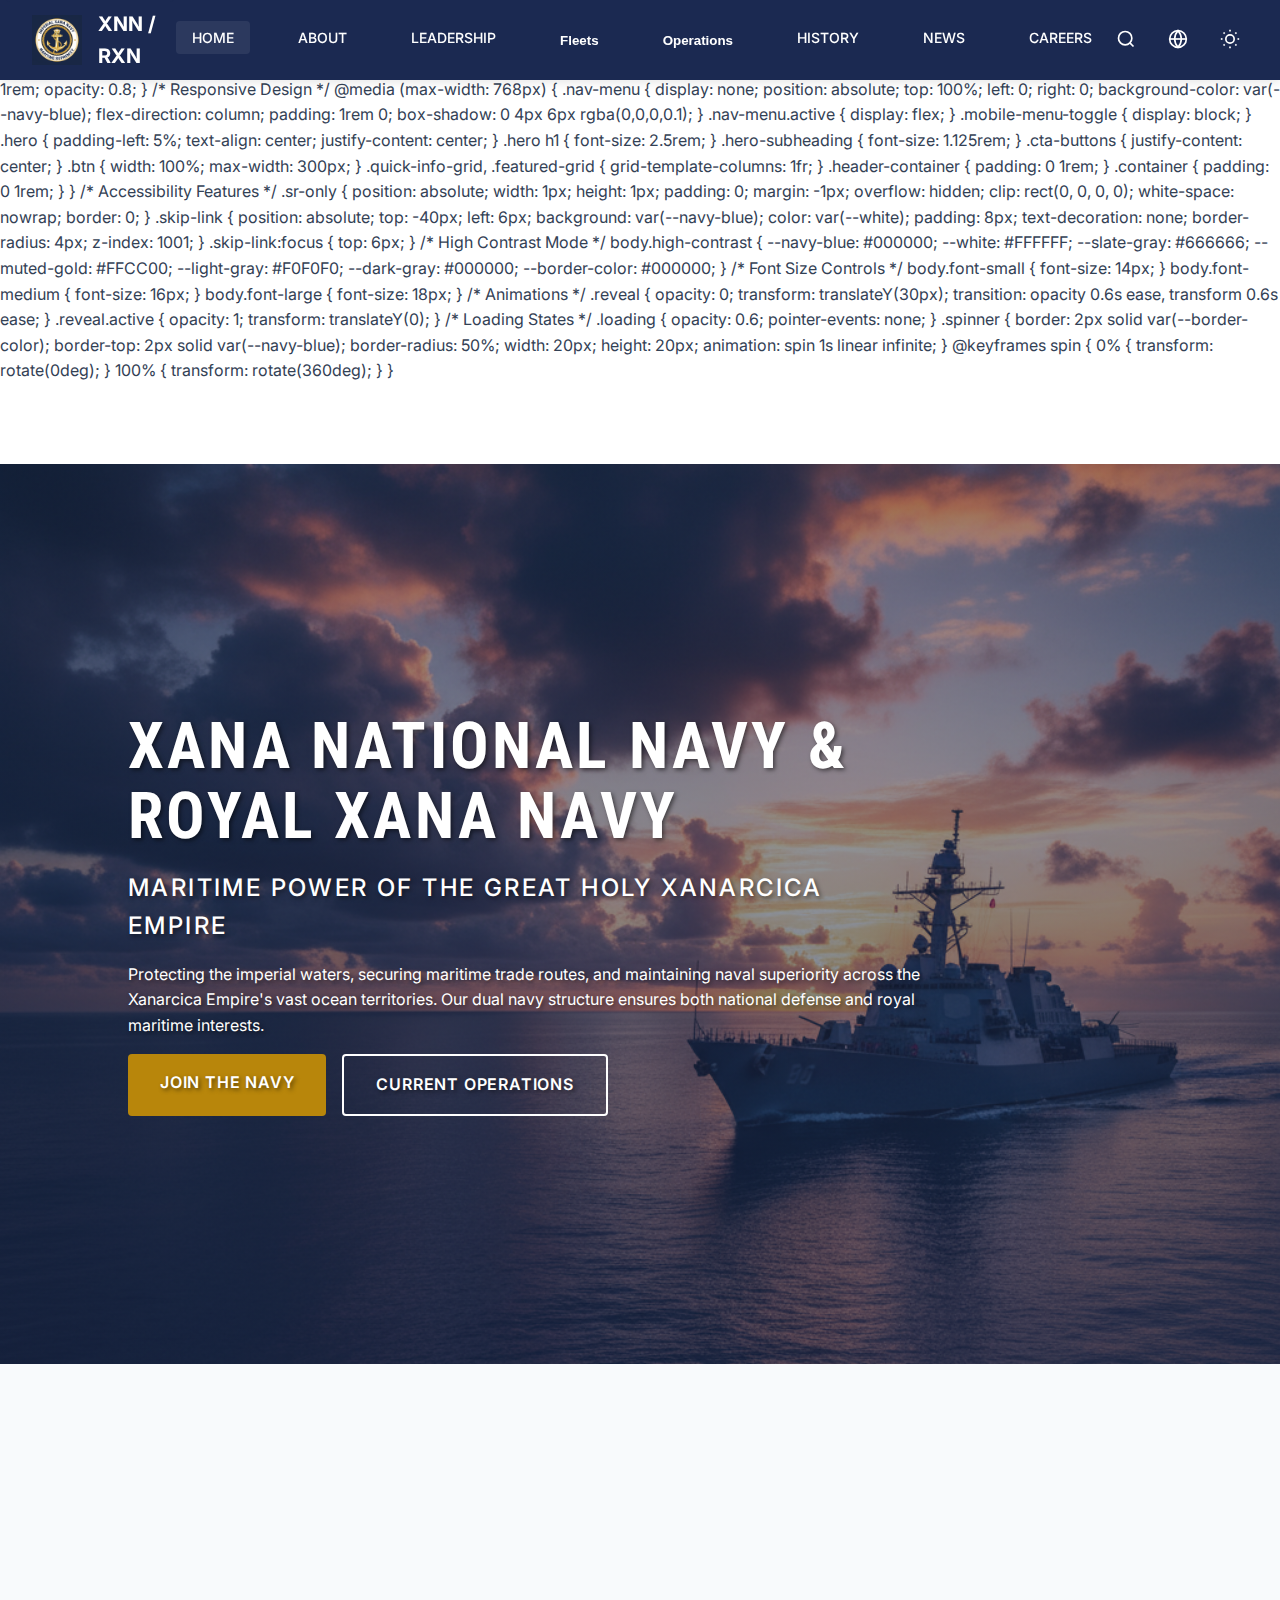
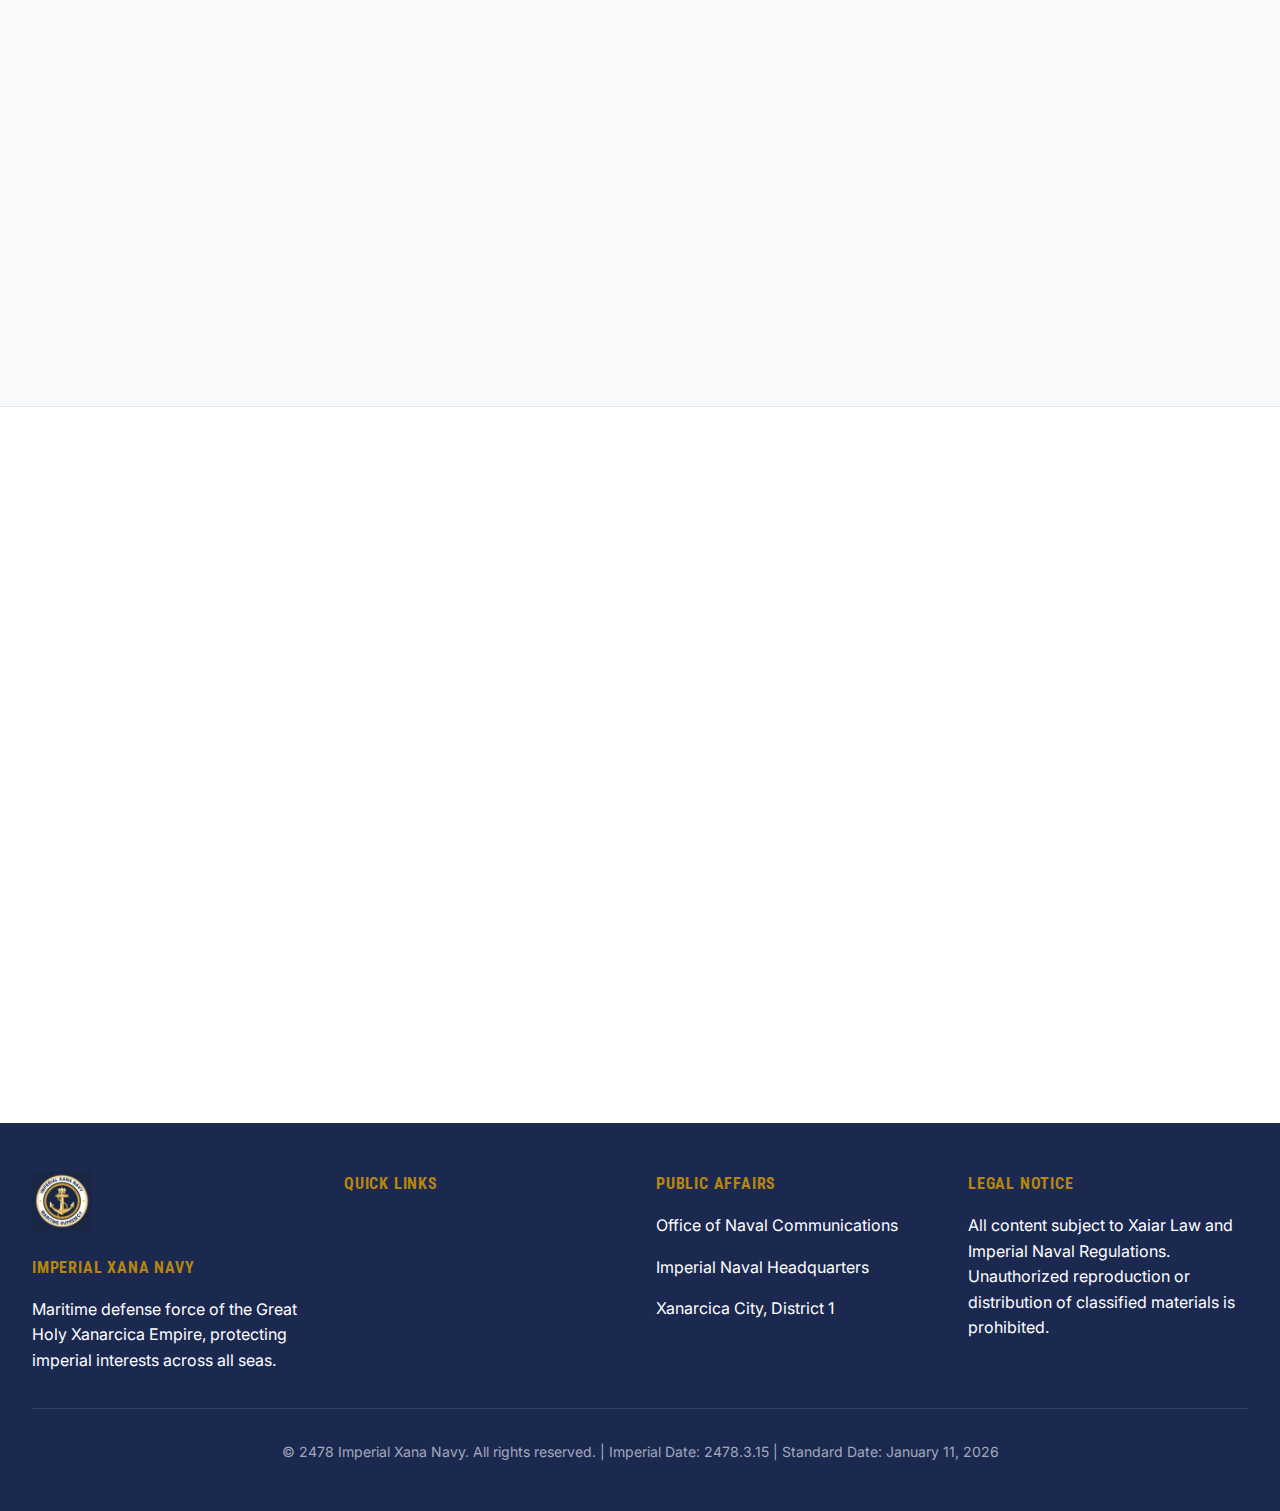
<file: index.html>
<!DOCTYPE html>
<html lang="en">
<head>
    <meta charset="UTF-8">
    <meta name="viewport" content="width=device-width, initial-scale=1.0">
    <title>Xana National Navy & Royal Xana Navy - Maritime Power of the Great Holy Xanarcica Empire</title>
    <meta name="description" content="Official website of the Xana National Navy and Royal Xana Navy. Maritime defense, operations, and naval service information.">
    
    <!-- Fonts -->
    <link href="https://fonts.googleapis.com/css2?family=Inter:wght@400;500;600;700&family=Roboto+Condensed:wght@400;700&display=swap" rel="stylesheet">
    
    <link rel="stylesheet" href="styles.css">            margin-bottom: 2rem;
        }

        .footer-section h4 {
            color: var(--muted-gold);
            margin-bottom: 1rem;
            font-size: 1rem;
        }

        .footer-section p, .footer-section a {
            color: rgba(255,255,255,0.8);
            margin-bottom: 0.5rem;
            display: block;
        }

        .footer-section a:hover {
            color: var(--muted-gold);
        }

        .footer-bottom {
            border-top: 1px solid rgba(255,255,255,0.1);
            padding-top: 2rem;
            text-align: center;
            color: rgba(255,255,255,0.6);
            font-size: 0.875rem;
        }

        .footer-seal {
            width: 60px;
            height: 60px;
            margin: 0 auto 1rem;
            opacity: 0.8;
        }

        /* Responsive Design */
        @media (max-width: 768px) {
            .nav-menu {
                display: none;
                position: absolute;
                top: 100%;
                left: 0;
                right: 0;
                background-color: var(--navy-blue);
                flex-direction: column;
                padding: 1rem 0;
                box-shadow: 0 4px 6px rgba(0,0,0,0.1);
            }

            .nav-menu.active {
                display: flex;
            }

            .mobile-menu-toggle {
                display: block;
            }

            .hero {
                padding-left: 5%;
                text-align: center;
                justify-content: center;
            }

            .hero h1 {
                font-size: 2.5rem;
            }

            .hero-subheading {
                font-size: 1.125rem;
            }

            .cta-buttons {
                justify-content: center;
            }

            .btn {
                width: 100%;
                max-width: 300px;
            }

            .quick-info-grid,
            .featured-grid {
                grid-template-columns: 1fr;
            }

            .header-container {
                padding: 0 1rem;
            }

            .container {
                padding: 0 1rem;
            }
        }

        /* Accessibility Features */
        .sr-only {
            position: absolute;
            width: 1px;
            height: 1px;
            padding: 0;
            margin: -1px;
            overflow: hidden;
            clip: rect(0, 0, 0, 0);
            white-space: nowrap;
            border: 0;
        }

        .skip-link {
            position: absolute;
            top: -40px;
            left: 6px;
            background: var(--navy-blue);
            color: var(--white);
            padding: 8px;
            text-decoration: none;
            border-radius: 4px;
            z-index: 1001;
        }

        .skip-link:focus {
            top: 6px;
        }

        /* High Contrast Mode */
        body.high-contrast {
            --navy-blue: #000000;
            --white: #FFFFFF;
            --slate-gray: #666666;
            --muted-gold: #FFCC00;
            --light-gray: #F0F0F0;
            --dark-gray: #000000;
            --border-color: #000000;
        }

        /* Font Size Controls */
        body.font-small { font-size: 14px; }
        body.font-medium { font-size: 16px; }
        body.font-large { font-size: 18px; }

        /* Animations */
        .reveal {
            opacity: 0;
            transform: translateY(30px);
            transition: opacity 0.6s ease, transform 0.6s ease;
        }

        .reveal.active {
            opacity: 1;
            transform: translateY(0);
        }

        /* Loading States */
        .loading {
            opacity: 0.6;
            pointer-events: none;
        }

        .spinner {
            border: 2px solid var(--border-color);
            border-top: 2px solid var(--navy-blue);
            border-radius: 50%;
            width: 20px;
            height: 20px;
            animation: spin 1s linear infinite;
        }

        @keyframes spin {
            0% { transform: rotate(0deg); }
            100% { transform: rotate(360deg); }
        }
    </style>
</head>
<body>
    <a href="#main-content" class="skip-link">Skip to main content</a>
    
    <header>
        <div class="header-container">
            <div class="logo">
                <img src="resources/naval-seal.png" alt="Imperial Naval Seal">
                <span class="logo-text">XNN / RXN</span>
            </div>
            
            <nav role="navigation" aria-label="Primary navigation">
                <ul id="primary-nav" class="nav-menu" role="menubar">
                    <li role="none"><a role="menuitem" href="index.html" class="active">Home</a></li>
                    <li role="none"><a role="menuitem" href="about.html">About</a></li>
                    <li role="none"><a role="menuitem" href="leadership.html">Leadership</a></li>
                    <li role="none" class="has-flyout">
                        <button class="flyout-toggle" aria-haspopup="true" aria-expanded="false">Fleets</button>
                        <div class="flyout-panel" role="menu" aria-hidden="true">
                            <div class="flyout-column">
                                <a href="fleets.html">Fleet Overview</a>
                                <a href="fleets.html#order-of-battle">Order of Battle</a>
                            </div>
                            <div class="flyout-column">
                                <a href="fleets.html#carriers">Carriers</a>
                                <a href="fleets.html#submarines">Submarines</a>
                            </div>
                        </div>
                    </li>
                    <li role="none" class="has-flyout">
                        <button class="flyout-toggle" aria-haspopup="true" aria-expanded="false">Operations</button>
                        <div class="flyout-panel" role="menu" aria-hidden="true">
                            <div class="flyout-column">
                                <a href="operations.html">Operations Overview</a>
                                <a href="operations.html#deployments">Deployments</a>
                            </div>
                            <div class="flyout-column">
                                <a href="operations.html#rules-of-engagement">Rules of Engagement</a>
                                <a href="operations.html#security">Security</a>
                            </div>
                        </div>
                    </li>
                    <li role="none"><a role="menuitem" href="history.html">History</a></li>
                    <li role="none"><a role="menuitem" href="news.html">News</a></li>
                    <li role="none"><a role="menuitem" href="careers.html">Careers</a></li>
                </ul>
            </nav>
            
            <div class="header-actions">
                <button class="search-btn" aria-label="Open site search" aria-expanded="false">
                    <svg width="20" height="20" viewBox="0 0 24 24" fill="none" stroke="currentColor" stroke-width="2">
                        <circle cx="11" cy="11" r="8"></circle>
                        <path d="m21 21-4.35-4.35"></path>
                    </svg>
                </button>
                <button class="language-selector" aria-label="Language">
                    <svg width="20" height="20" viewBox="0 0 24 24" fill="none" stroke="currentColor" stroke-width="2">
                        <circle cx="12" cy="12" r="10"></circle>
                        <line x1="2" y1="12" x2="22" y2="12"></line>
                        <path d="M12 2a15.3 15.3 0 0 1 4 10 15.3 15.3 0 0 1-4 10 15.3 15.3 0 0 1-4-10 15.3 15.3 0 0 1 4-10z"></path>
                    </svg>
                </button>
                <button class="accessibility-btn contrast-toggle" aria-label="High Contrast">
                    <svg width="20" height="20" viewBox="0 0 24 24" fill="none" stroke="currentColor" stroke-width="2">
                        <circle cx="12" cy="12" r="5"></circle>
                        <line x1="12" y1="1" x2="12" y2="3"></line>
                        <line x1="12" y1="21" x2="12" y2="23"></line>
                        <line x1="4.22" y1="4.22" x2="5.64" y2="5.64"></line>
                        <line x1="18.36" y1="18.36" x2="19.78" y2="19.78"></line>
                        <line x1="1" y1="12" x2="3" y2="12"></line>
                        <line x1="21" y1="12" x2="23" y2="12"></line>
                        <line x1="4.22" y1="19.78" x2="5.64" y2="18.36"></line>
                        <line x1="18.36" y1="5.64" x2="19.78" y2="4.22"></line>
                    </svg>
                </button>
                <button class="mobile-menu-toggle" aria-label="Menu" aria-expanded="false">
                    ☰
                </button>
            </div>
        </div>
    </header>

    <!-- Search Overlay -->
    <div id="search-overlay" class="search-overlay" aria-hidden="true">
        <div class="search-container">
            <form id="site-search" role="search">
                <label for="site-search-input" class="sr-only">Search the site</label>
                <input id="site-search-input" class="search-input" type="search" placeholder="Search ships, news, and pages..." aria-label="Search the site" />
                <button type="submit" class="search-submit">Search</button>
            </form>
            <div id="search-results" class="search-results" role="region" aria-live="polite"></div>
        </div>
    </div>

    <main id="main-content">
        <!-- Hero Section -->
        <section class="hero">
            <div class="hero-content">
                <h1>Xana National Navy & Royal Xana Navy</h1>
                <p class="hero-subheading">Maritime Power of the Great Holy Xanarcica Empire</p>
                <p class="hero-description">
                    Protecting the imperial waters, securing maritime trade routes, and maintaining naval superiority 
                    across the Xanarcica Empire's vast ocean territories. Our dual navy structure ensures both 
                    national defense and royal maritime interests.
                </p>
                <div class="cta-buttons">
                    <a href="careers.html" class="btn btn-primary">Join the Navy</a>
                    <a href="operations.html" class="btn btn-secondary">Current Operations</a>
                </div>
            </div>
        </section>

        <!-- Quick Information Bar -->
        <section class="quick-info">
            <div class="container">
                <div class="quick-info-grid">
                    <div class="info-panel reveal">
                        <h3>Current Operations</h3>
                        <p>Public information on active naval operations, training exercises, and maritime security missions across imperial waters.</p>
                        <a href="operations.html" class="info-link">View Operations →</a>
                    </div>
                    
                    <div class="info-panel reveal">
                        <h3>Fleet Overview</h3>
                        <p>Comprehensive overview of the Xana National Navy and Royal Xana Navy fleet composition, capabilities, and operational status.</p>
                        <a href="fleets.html" class="info-link">Explore Fleets →</a>
                    </div>
                    
                    <div class="info-panel reveal">
                        <h3>Royal Fleet Status</h3>
                        <p>Current status and deployment of the Royal Xana Navy, including crown-commanded vessels and special maritime operations.</p>
                        <a href="fleets.html#royal" class="info-link">Royal Fleet Status →</a>
                    </div>
                    
                    <div class="info-panel reveal">
                        <h3>Naval Statements</h3>
                        <p>Official statements, press releases, and public announcements from the Office of the High Admiralty.</p>
                        <a href="news.html" class="info-link">Read Statements →</a>
                    </div>
                </div>
            </div>
        </section>

        <!-- Featured Content Grid -->
        <section class="featured-content">
            <div class="container">
                <div class="section-header reveal">
                    <h2>Featured Content</h2>
                    <p>Latest updates and important information from the Xana National Navy and Royal Xana Navy</p>
                </div>
                
                <div class="featured-grid">
                    <article class="featured-card reveal">
                        <div class="card-image" style="background-image: url('https://kimi-web-img.moonshot.cn/img/media.istockphoto.com/bce2bf0ad55e0457dcbe79e9ce73d9ff7d3387e4.jpg')">
                            <span class="card-badge">Latest News</span>
                        </div>
                        <div class="card-content">
                            <div class="card-meta">
                                <span>Imperial Date 2478.3.15</span>
                                <span class="authority">High Admiralty</span>
                            </div>
                            <h3 class="card-title">Royal Fleet Concludes Northern Maritime Exercise</h3>
                            <p class="card-excerpt">
                                The Royal Xana Navy confirms the conclusion of a multi-fleet maritime exercise conducted 
                                in the Northern Sea Zone, focusing on command coordination and fleet endurance.
                            </p>
                            <a href="news.html#article-1" class="info-link">Read Full Article →</a>
                        </div>
                    </article>
                    
                    <article class="featured-card reveal">
                        <div class="card-image" style="background-image: url('https://kimi-web-img.moonshot.cn/img/news.usni.org/15d0e8304b6ebdd5c2374f4397e656cdac82686b.jpeg')">
                            <span class="card-badge">Active Operation</span>
                        </div>
                        <div class="card-content">
                            <div class="card-meta">
                                <span>Operation Sea Guardian</span>
                                <span class="authority">3rd Fleet</span>
                            </div>
                            <h3 class="card-title">Maritime Security Patrol Continues</h3>
                            <p class="card-excerpt">
                                Ongoing maritime security operations in the Eastern Trade Corridor continue to ensure 
                                safe passage for imperial and allied merchant vessels.
                            </p>
                            <a href="operations.html#op-sea-guardian" class="info-link">Operation Details →</a>
                        </div>
                    </article>
                    
                    <article class="featured-card reveal">
                        <div class="card-image" style="background-image: url('https://kimi-web-img.moonshot.cn/img/www.armedforcesgear.com/9f19f8e3b3c0110f5d11ce819575458a5f841b8f.jpg')">
                            <span class="card-badge">High Admiralty</span>
                        </div>
                        <div class="card-content">
                            <div class="card-meta">
                                <span>Official Statement</span>
                                <span class="authority">Admiral's Office</span>
                            </div>
                            <h3 class="card-title">Message on Naval Modernization</h3>
                            <p class="card-excerpt">
                                High Admiral Strathtyran addresses the ongoing modernization efforts and future 
                                capabilities of the combined Xana naval forces.
                            </p>
                            <a href="leadership.html#high-admiral-message" class="info-link">Read Message →</a>
                        </div>
                    </article>
                </div>
            </div>
        </section>
    </main>

    <footer>
        <div class="container">
            <div class="footer-content">
                <div class="footer-section">
                    <img src="resources/naval-seal.png" alt="Imperial Naval Seal" class="footer-seal">
                    <h4>Imperial Xana Navy</h4>
                    <p>Maritime defense force of the Great Holy Xanarcica Empire, protecting imperial interests across all seas.</p>
                </div>
                
                <div class="footer-section">
                    <h4>Quick Links</h4>
                    <a href="about.html">About the Navy</a>
                    <a href="leadership.html">Leadership</a>
                    <a href="fleets.html">Fleet Information</a>
                    <a href="operations.html">Operations</a>
                    <a href="careers.html">Join the Navy</a>
                </div>
                
                <div class="footer-section">
                    <h4>Public Affairs</h4>
                    <p>Office of Naval Communications</p>
                    <p>Imperial Naval Headquarters</p>
                    <p>Xanarcica City, District 1</p>
                    <a href="mailto:public.affairs@xana.navy">public.affairs@xana.navy</a>
                </div>
                
                <div class="footer-section">
                    <h4>Legal Notice</h4>
                    <p>All content subject to Xaiar Law and Imperial Naval Regulations. Unauthorized reproduction or distribution of classified materials is prohibited.</p>
                    <a href="#" onclick="return false;">Privacy Policy</a>
                    <a href="#" onclick="return false;">Terms of Service</a>
                    <a href="#" onclick="return false;">Accessibility</a>
                </div>
            </div>
            
            <div class="footer-bottom">
                <p>&copy; 2478 Imperial Xana Navy. All rights reserved. | Imperial Date: 2478.3.15 | Standard Date: January 11, 2026</p>
            </div>
        </div>
    </footer>

    <script src="main.js"></script>
</body>
</html>
</file>
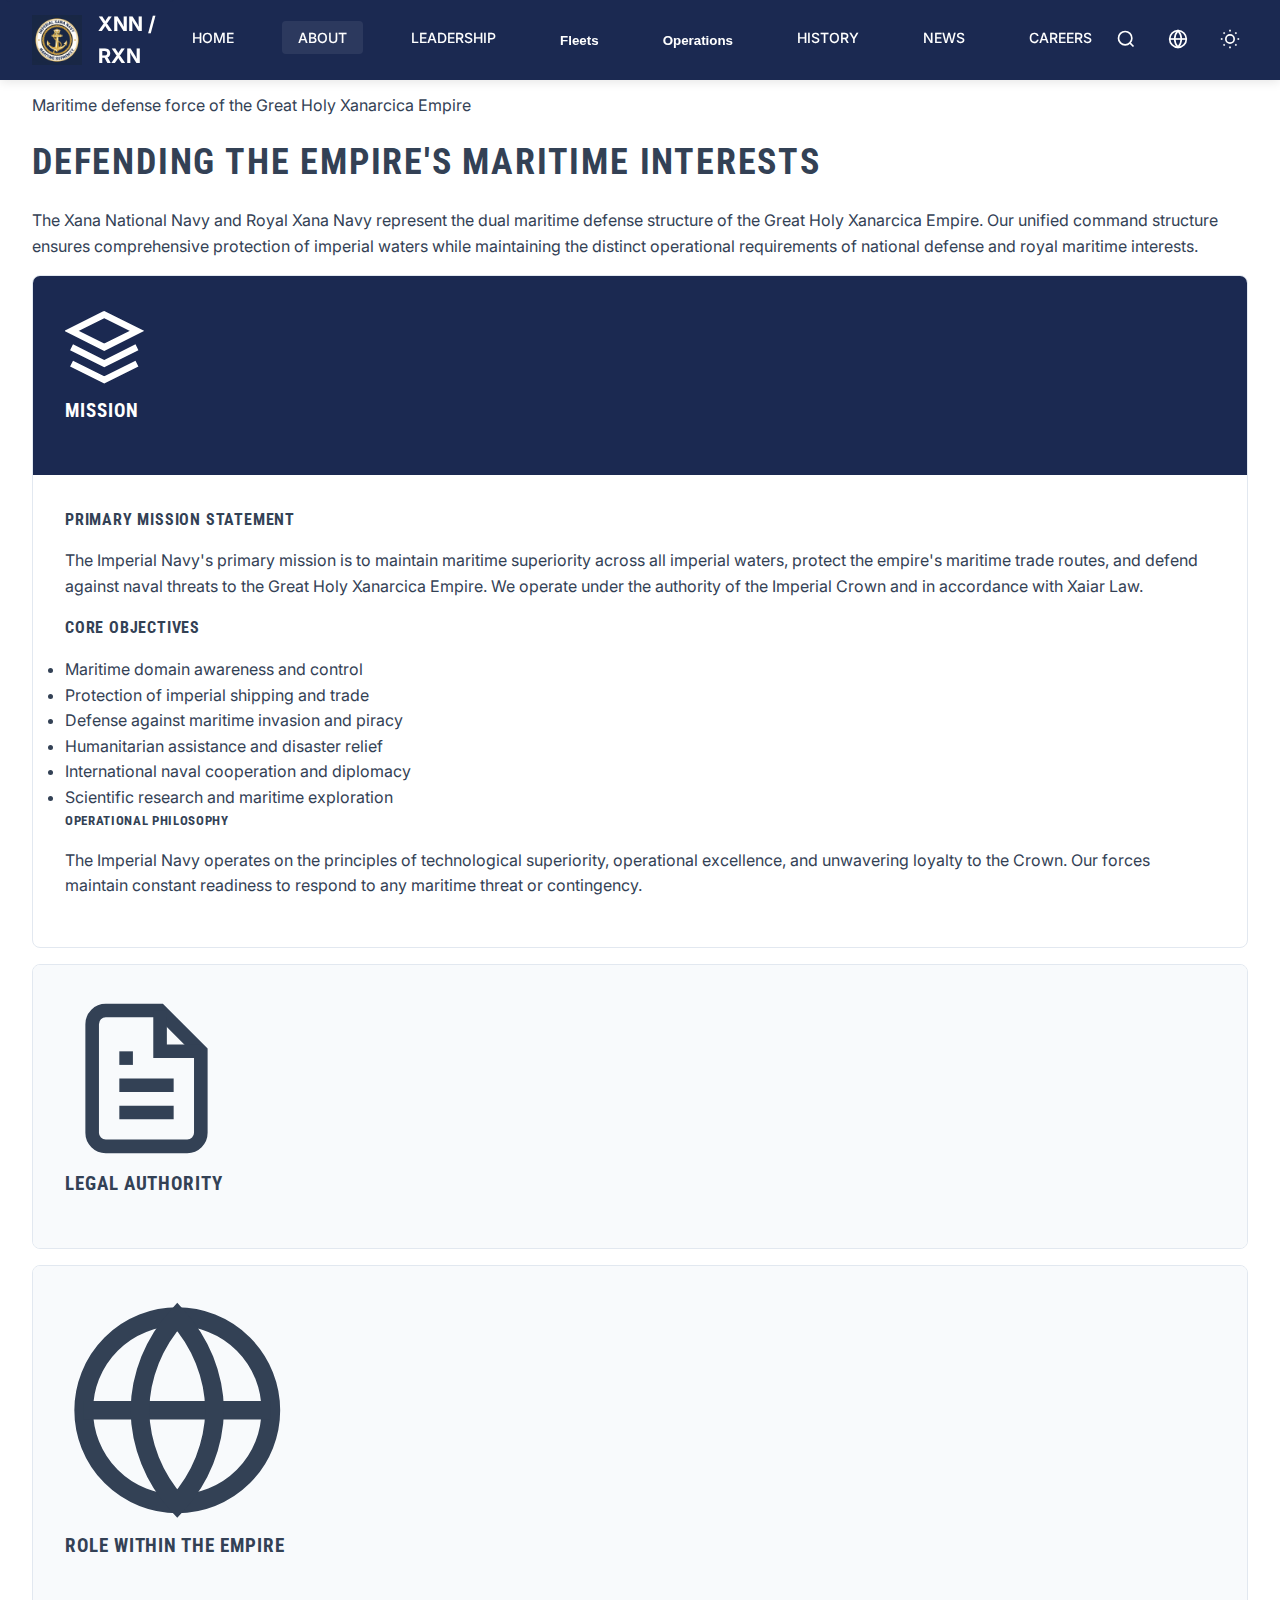
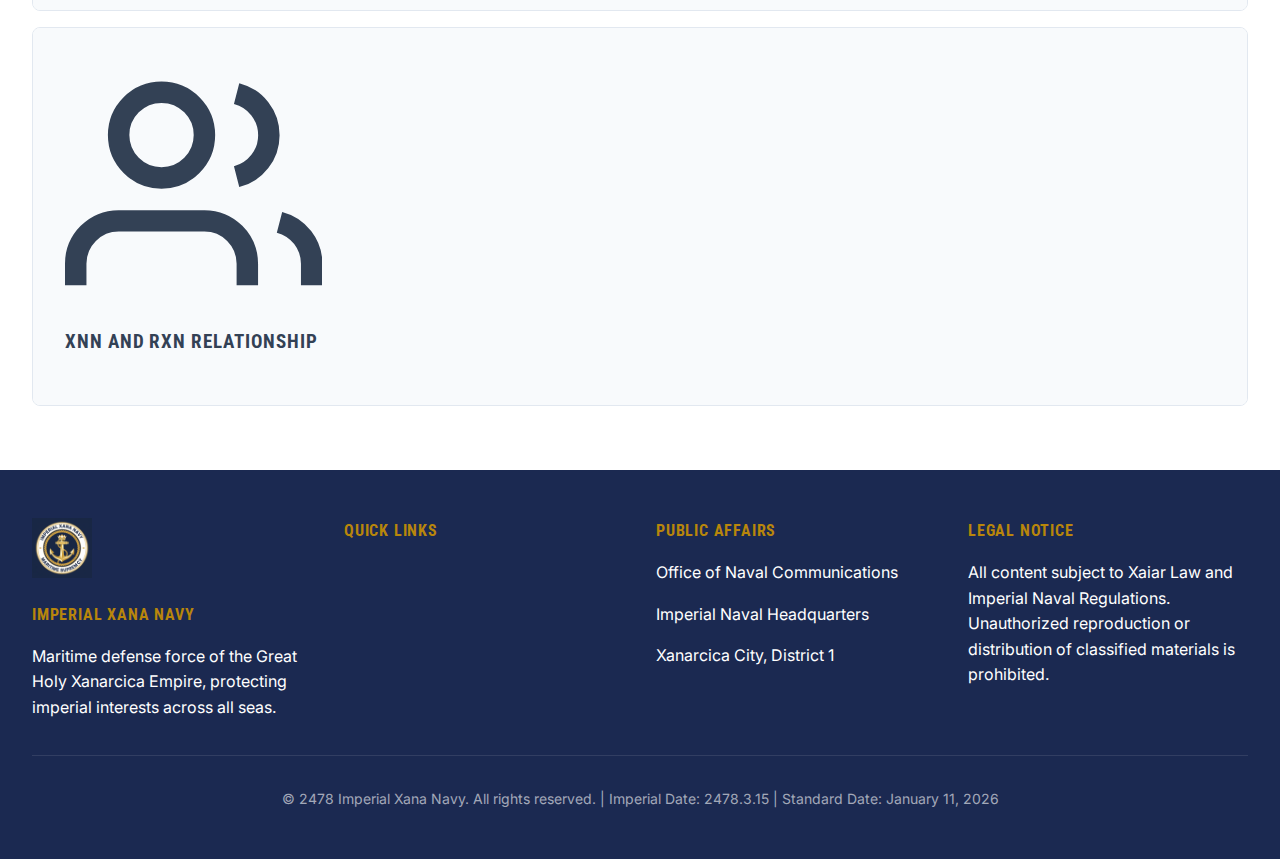
<file: about.html>
<!DOCTYPE html>
<html lang="en">
<head>
    <meta charset="UTF-8">
    <meta name="viewport" content="width=device-width, initial-scale=1.0">
    <title>About - Xana National Navy & Royal Xana Navy</title>
    <meta name="description" content="Learn about the mission, authority, and structure of the Xana National Navy and Royal Xana Navy.">
    
    <!-- Fonts -->
    <link href="https://fonts.googleapis.com/css2?family=Inter:wght@400;500;600;700&family=Roboto+Condensed:wght@400;700&display=swap" rel="stylesheet">
    
    <link rel="stylesheet" href="styles.css">
</head>
<body>
    <a href="#main-content" class="skip-link">Skip to main content</a>
    
    <header>
        <div class="header-container">
            <div class="logo">
                <img src="resources/naval-seal.png" alt="Imperial Naval Seal">
                <span class="logo-text">XNN / RXN</span>
            </div>
            
            <nav role="navigation" aria-label="Primary navigation">
                <ul id="primary-nav" class="nav-menu" role="menubar">
                    <li role="none"><a role="menuitem" href="index.html">Home</a></li>
                    <li role="none"><a role="menuitem" href="about.html" class="active">About</a></li>
                    <li role="none"><a role="menuitem" href="leadership.html">Leadership</a></li>
                    <li role="none" class="has-flyout">
                        <button class="flyout-toggle" aria-haspopup="true" aria-expanded="false">Fleets</button>
                        <div class="flyout-panel" role="menu" aria-hidden="true">
                            <div class="flyout-column">
                                <a href="fleets.html">Fleet Overview</a>
                                <a href="fleets.html#order-of-battle">Order of Battle</a>
                            </div>
                            <div class="flyout-column">
                                <a href="fleets.html#carriers">Carriers</a>
                                <a href="fleets.html#submarines">Submarines</a>
                            </div>
                        </div>
                    </li>
                    <li role="none" class="has-flyout">
                        <button class="flyout-toggle" aria-haspopup="true" aria-expanded="false">Operations</button>
                        <div class="flyout-panel" role="menu" aria-hidden="true">
                            <div class="flyout-column">
                                <a href="operations.html">Operations Overview</a>
                                <a href="operations.html#deployments">Deployments</a>
                            </div>
                            <div class="flyout-column">
                                <a href="operations.html#rules-of-engagement">Rules of Engagement</a>
                                <a href="operations.html#security">Security</a>
                            </div>
                        </div>
                    </li>
                    <li role="none"><a role="menuitem" href="history.html">History</a></li>
                    <li role="none"><a role="menuitem" href="news.html">News</a></li>
                    <li role="none"><a role="menuitem" href="careers.html">Careers</a></li>
                </ul>
            </nav>
            
            <div class="header-actions">
                <button class="search-btn" aria-label="Open site search" aria-expanded="false">
                    <svg width="20" height="20" viewBox="0 0 24 24" fill="none" stroke="currentColor" stroke-width="2">
                        <circle cx="11" cy="11" r="8"></circle>
                        <path d="m21 21-4.35-4.35"></path>
                    </svg>
                </button>
                <button class="language-selector" aria-label="Language">
                    <svg width="20" height="20" viewBox="0 0 24 24" fill="none" stroke="currentColor" stroke-width="2">
                        <circle cx="12" cy="12" r="10"></circle>
                        <line x1="2" y1="12" x2="22" y2="12"></line>
                        <path d="M12 2a15.3 15.3 0 0 1 4 10 15.3 15.3 0 0 1-4 10 15.3 15.3 0 0 1-4-10 15.3 15.3 0 0 1 4-10z"></path>
                    </svg>
                </button>
                <button class="accessibility-btn contrast-toggle" aria-label="High Contrast">
                    <svg width="20" height="20" viewBox="0 0 24 24" fill="none" stroke="currentColor" stroke-width="2">
                        <circle cx="12" cy="12" r="5"></circle>
                        <line x1="12" y1="1" x2="12" y2="3"></line>
                        <line x1="12" y1="21" x2="12" y2="23"></line>
                        <line x1="4.22" y1="4.22" x2="5.64" y2="5.64"></line>
                        <line x1="18.36" y1="18.36" x2="19.78" y2="19.78"></line>
                        <line x1="1" y1="12" x2="3" y2="12"></line>
                        <line x1="21" y1="12" x2="23" y2="12"></line>
                        <line x1="4.22" y1="19.78" x2="5.64" y2="18.36"></line>
                        <line x1="18.36" y1="5.64" x2="19.78" y2="4.22"></line>
                    </svg>
                </button>
                <button class="mobile-menu-toggle" aria-label="Menu" aria-expanded="false">
                    ☰
                </button>
            </div>
        </div>
    </header>

    <!-- Search Overlay -->
    <div id="search-overlay" class="search-overlay" aria-hidden="true">
        <div class="search-container">
            <form id="site-search" role="search">
                <label for="site-search-input" class="sr-only">Search the site</label>
                <input id="site-search-input" class="search-input" type="search" placeholder="Search ships, news, and pages..." aria-label="Search the site" />
                <button type="submit" class="search-submit">Search</button>
            </form>
            <div id="search-results" class="search-results" role="region" aria-live="polite"></div>
        </div>
    </div>

    <main id="main-content">
        <section class="page-header">
            <div class="container">
                <h1>About the Imperial Navy</h1>
                <p>Maritime defense force of the Great Holy Xanarcica Empire</p>
            </div>
        </section>

        <section class="about-content">
            <div class="container">
                <div class="about-intro reveal">
                    <h2>Defending the Empire's Maritime Interests</h2>
                    <p>
                        The Xana National Navy and Royal Xana Navy represent the dual maritime defense structure 
                        of the Great Holy Xanarcica Empire. Our unified command structure ensures comprehensive 
                        protection of imperial waters while maintaining the distinct operational requirements of 
                        national defense and royal maritime interests.
                    </p>
                </div>

                <div class="collapsible-panels">
                    <!-- Mission Panel -->
                    <div class="collapsible-panel open">
                        <div class="panel-header">
                            <h3 class="panel-title">
                                <svg class="panel-icon" viewBox="0 0 24 24" fill="none" stroke="currentColor" stroke-width="2">
                                    <path d="M12 2L2 7l10 5 10-5-10-5z"></path>
                                    <path d="M2 17l10 5 10-5"></path>
                                    <path d="M2 12l10 5 10-5"></path>
                                </svg>
                                Mission
                            </h3>
                        </div>
                        <div class="panel-content">
                            <h4>Primary Mission Statement</h4>
                            <p>
                                The Imperial Navy's primary mission is to maintain maritime superiority across all 
                                imperial waters, protect the empire's maritime trade routes, and defend against 
                                naval threats to the Great Holy Xanarcica Empire. We operate under the authority 
                                of the Imperial Crown and in accordance with Xaiar Law.
                            </p>

                            <h4>Core Objectives</h4>
                            <ul>
                                <li>Maritime domain awareness and control</li>
                                <li>Protection of imperial shipping and trade</li>
                                <li>Defense against maritime invasion and piracy</li>
                                <li>Humanitarian assistance and disaster relief</li>
                                <li>International naval cooperation and diplomacy</li>
                                <li>Scientific research and maritime exploration</li>
                            </ul>

                            <div class="highlight-box">
                                <h5>Operational Philosophy</h5>
                                <p>
                                    The Imperial Navy operates on the principles of technological superiority, 
                                    operational excellence, and unwavering loyalty to the Crown. Our forces maintain 
                                    constant readiness to respond to any maritime threat or contingency.
                                </p>
                            </div>
                        </div>
                    </div>

                    <!-- Legal Authority Panel -->
                    <div class="collapsible-panel">
                        <div class="panel-header">
                            <h3 class="panel-title">
                                <svg class="panel-icon" viewBox="0 0 24 24" fill="none" stroke="currentColor" stroke-width="2">
                                    <path d="M14 2H6a2 2 0 0 0-2 2v16a2 2 0 0 0 2 2h12a2 2 0 0 0 2-2V8z"></path>
                                    <polyline points="14 2 14 8 20 8"></polyline>
                                    <line x1="16" y1="13" x2="8" y2="13"></line>
                                    <line x1="16" y1="17" x2="8" y2="17"></line>
                                    <polyline points="10 9 9 9 8 9"></polyline>
                                </svg>
                                Legal Authority
                            </h3>
                        </div>
                        <div class="panel-content">
                            <h4>Constitutional Foundation</h4>
                            <p>
                                The Imperial Navy derives its authority from the Imperial Charter of 2345 and subsequent 
                                amendments to the Xanarcica Constitution. Article VII, Section 12 establishes the 
                                naval forces as the primary maritime defense organization of the empire.
                            </p>

                            <h4>Xaiar Law Compliance</h4>
                            <p>
                                All naval operations are conducted in strict accordance with Xaiar Law, which governs 
                                military conduct, rules of engagement, and international maritime law compliance. 
                                The Imperial Navy maintains legal attachés and judge advocate general personnel 
                                to ensure continuous compliance with all applicable laws and treaties.
                            </p>

                            <h4>International Treaties</h4>
                            <ul>
                                <li>Treaty of Maritime Cooperation (2378)</li>
                                <li>International Piracy Suppression Agreement (2392)</li>
                                <li>Maritime Search and Rescue Convention (2401)</li>
                                <li>Neutrality and Non-Aggression Pact (2456)</li>
                            </ul>

                            <div class="highlight-box">
                                <h5>Oversight Structure</h5>
                                <p>
                                    The Imperial Navy operates under the dual oversight of the Imperial Naval Command 
                                    and the Ministry of Defense. Regular reporting to the Imperial Parliament ensures 
                                    civilian control and democratic accountability of all naval operations.
                                </p>
                            </div>
                        </div>
                    </div>

                    <!-- Role within Empire Panel -->
                    <div class="collapsible-panel">
                        <div class="panel-header">
                            <h3 class="panel-title">
                                <svg class="panel-icon" viewBox="0 0 24 24" fill="none" stroke="currentColor" stroke-width="2">
                                    <circle cx="12" cy="12" r="10"></circle>
                                    <line x1="2" y1="12" x2="22" y2="12"></line>
                                    <path d="M12 2a15.3 15.3 0 0 1 4 10 15.3 15.3 0 0 1-4 10 15.3 15.3 0 0 1-4-10 15.3 15.3 0 0 1 4-10z"></path>
                                </svg>
                                Role within the Empire
                            </h3>
                        </div>
                        <div class="panel-content">
                            <h4>Strategic Importance</h4>
                            <p>
                                As an island nation, the Great Holy Xanarcica Empire's prosperity and security are 
                                intrinsically linked to maritime control. The Imperial Navy serves as the primary 
                                instrument of sea power, enabling the empire to project force, protect commerce, 
                                and maintain strategic independence.
                            </p>

                            <h4>Economic Protection</h4>
                            <p>
                                Over 85% of imperial trade travels by sea. The Imperial Navy's continuous patrol 
                                of trade routes ensures the uninterrupted flow of goods, resources, and wealth 
                                that sustains the empire's economy. Our anti-piracy operations have reduced 
                                maritime crime by 92% since 2460.
                            </p>

                            <h4>Interagency Cooperation</h4>
                            <p>
                                The Imperial Navy works closely with other imperial agencies including the Coast 
                                Guard, Customs Enforcement, Marine Research Institute, and the Imperial Diplomatic 
                                Corps. This integrated approach ensures comprehensive maritime governance.
                            </p>

                            <ul>
                                <li>Joint operations with the Imperial Army for amphibious capabilities</li>
                                <li>Coordinated air-sea operations with the Imperial Air Force</li>
                                <li>Intelligence sharing with the Imperial Security Service</li>
                                <li>Scientific collaboration with the Imperial Academy of Sciences</li>
                            </ul>
                        </div>
                    </div>

                    <!-- XNN and RXN Relationship Panel -->
                    <div class="collapsible-panel">
                        <div class="panel-header">
                            <h3 class="panel-title">
                                <svg class="panel-icon" viewBox="0 0 24 24" fill="none" stroke="currentColor" stroke-width="2">
                                    <path d="M17 21v-2a4 4 0 0 0-4-4H5a4 4 0 0 0-4 4v2"></path>
                                    <circle cx="9" cy="7" r="4"></circle>
                                    <path d="M23 21v-2a4 4 0 0 0-3-3.87"></path>
                                    <path d="M16 3.13a4 4 0 0 1 0 7.75"></path>
                                </svg>
                                XNN and RXN Relationship
                            </h3>
                        </div>
                        <div class="panel-content">
                            <p>
                                The dual navy structure of the Great Holy Xanarcica Empire reflects the unique 
                                constitutional arrangement between the imperial government and the crown. While 
                                both organizations serve the empire, they maintain distinct chains of command 
                                and operational priorities.
                            </p>

                            <div class="dual-structure">
                                <div class="navy-type">
                                    <h5>Xana National Navy (XNN)</h5>
                                    <p>
                                        The XNN operates under the Ministry of Defense and is responsible for 
                                        national defense, territorial waters protection, and conventional naval 
                                        operations. The XNN comprises the majority of imperial naval forces and 
                                        handles routine maritime security.
                                    </p>
                                    <ul>
                                        <li>National defense operations</li>
                                        <li>Coastal patrol and surveillance</li>
                                        <li>Conventional fleet engagements</li>
                                        <li>Naval research and development</li>
                                    </ul>
                                </div>

                                <div class="navy-type royal">
                                    <h5>Royal Xana Navy (RXN)</h5>
                                    <p>
                                        The RXN operates directly under crown authority and handles special 
                                        maritime operations, royal security, and diplomatic missions. RXN vessels 
                                        are distinguished by gold insignia and have unique operational privileges.
                                    </p>
                                    <ul>
                                        <li>Royal security and ceremonial duties</li>
                                        <li>Special maritime operations</li>
                                        <li>Diplomatic and state visits</li>
                                        <li>Elite naval formations</li>
                                    </ul>
                                </div>
                            </div>

                            <h4>Unified Command Structure</h4>
                            <p>
                                Despite their separate chains of command, both navies operate under a unified 
                                strategic doctrine coordinated by the High Admiralty. This ensures seamless 
                                cooperation during joint operations and prevents duplication of capabilities.
                            </p>

                            <div class="highlight-box">
                                <h5>Joint Operations Protocol</h5>
                                <p>
                                    During major operations, XNN and RXN forces operate under a unified command 
                                    structure led by the senior admiral present. This protocol has proven highly 
                                    effective in maintaining operational coherence while respecting both organizations' 
                                    distinct authorities.
                                </p>
                            </div>
                        </div>
                    </div>
                </div>
            </div>
        </section>
    </main>

    <footer>
        <div class="container">
            <div class="footer-content">
                <div class="footer-section">
                    <img src="resources/naval-seal.png" alt="Imperial Naval Seal" class="footer-seal">
                    <h4>Imperial Xana Navy</h4>
                    <p>Maritime defense force of the Great Holy Xanarcica Empire, protecting imperial interests across all seas.</p>
                </div>
                
                <div class="footer-section">
                    <h4>Quick Links</h4>
                    <a href="about.html">About the Navy</a>
                    <a href="leadership.html">Leadership</a>
                    <a href="fleets.html">Fleet Information</a>
                    <a href="operations.html">Operations</a>
                    <a href="careers.html">Join the Navy</a>
                </div>
                
                <div class="footer-section">
                    <h4>Public Affairs</h4>
                    <p>Office of Naval Communications</p>
                    <p>Imperial Naval Headquarters</p>
                    <p>Xanarcica City, District 1</p>
                    <a href="mailto:public.affairs@xana.navy">public.affairs@xana.navy</a>
                </div>
                
                <div class="footer-section">
                    <h4>Legal Notice</h4>
                    <p>All content subject to Xaiar Law and Imperial Naval Regulations. Unauthorized reproduction or distribution of classified materials is prohibited.</p>
                    <a href="#" onclick="return false;">Privacy Policy</a>
                    <a href="#" onclick="return false;">Terms of Service</a>
                    <a href="#" onclick="return false;">Accessibility</a>
                </div>
            </div>
            
            <div class="footer-bottom">
                <p>&copy; 2478 Imperial Xana Navy. All rights reserved. | Imperial Date: 2478.3.15 | Standard Date: January 11, 2026</p>
            </div>
        </div>
    </footer>

    <script src="main.js"></script>
</body>
</html>
</file>
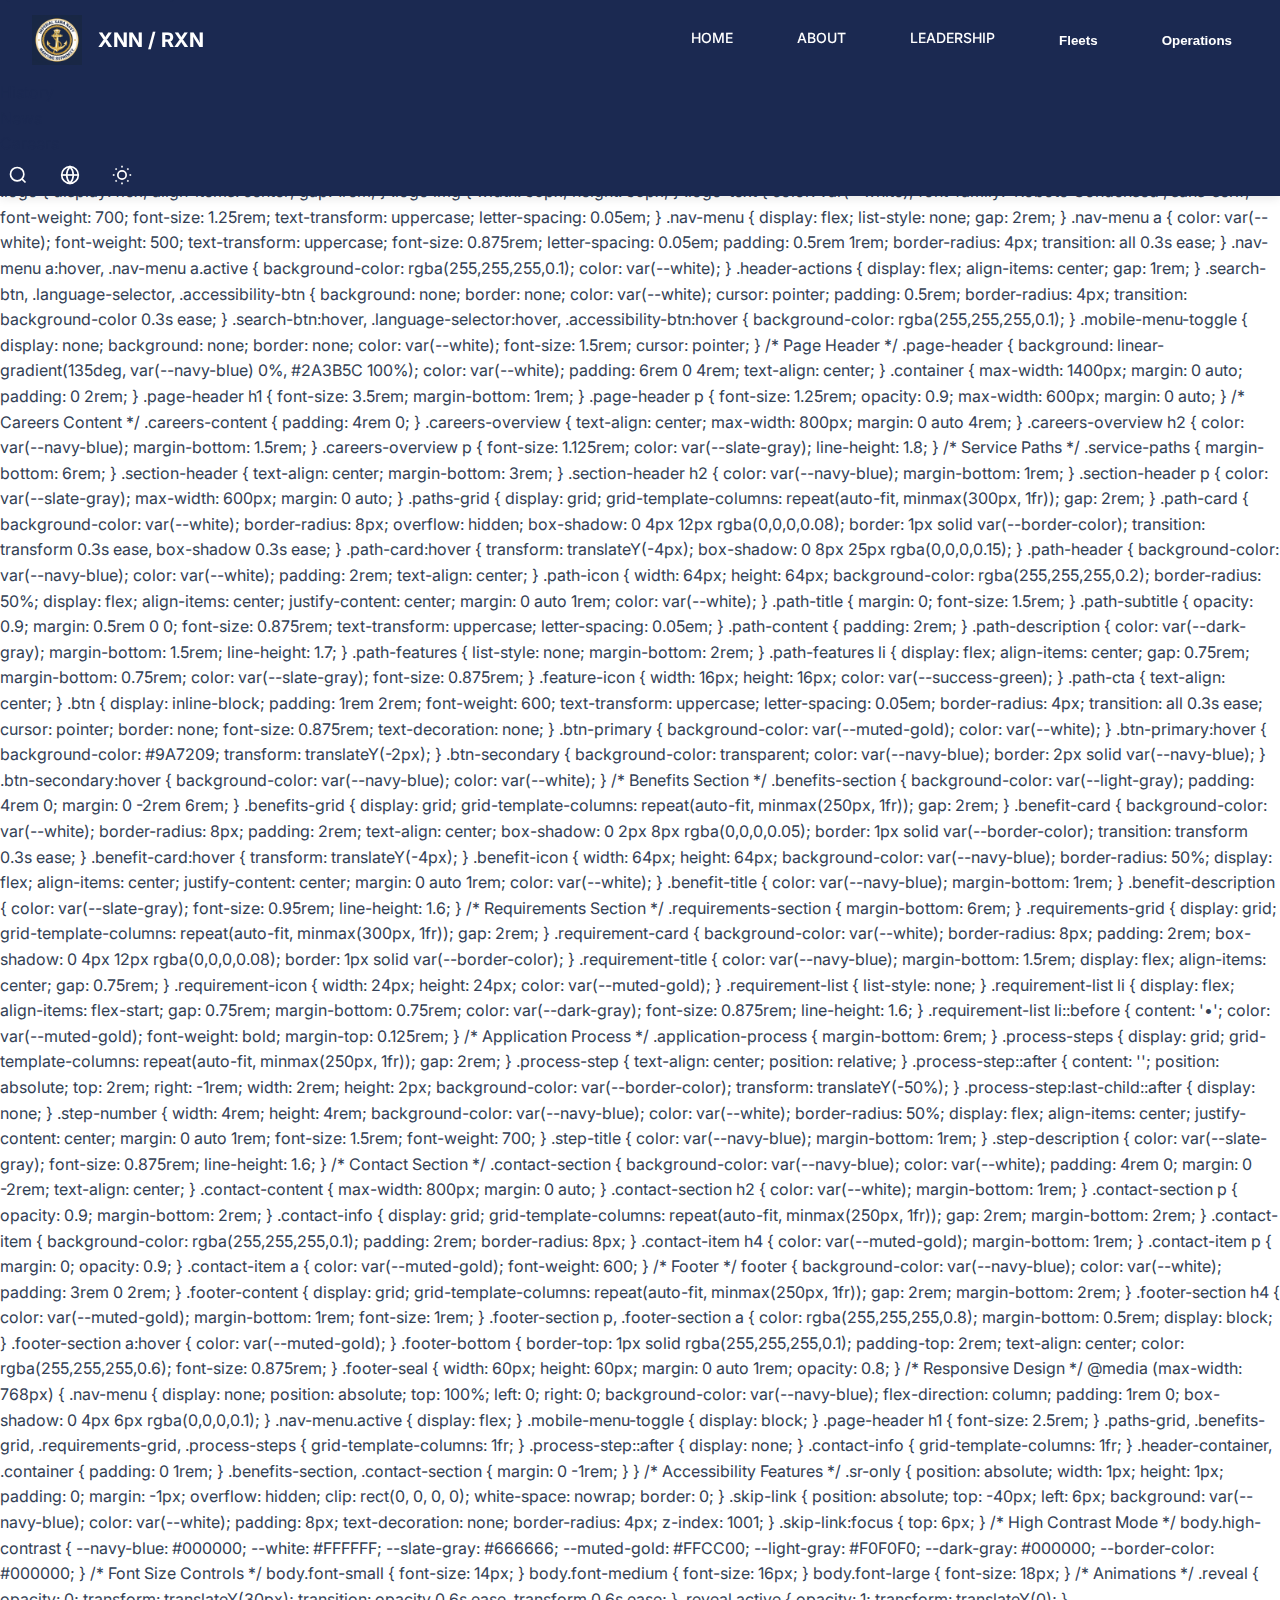
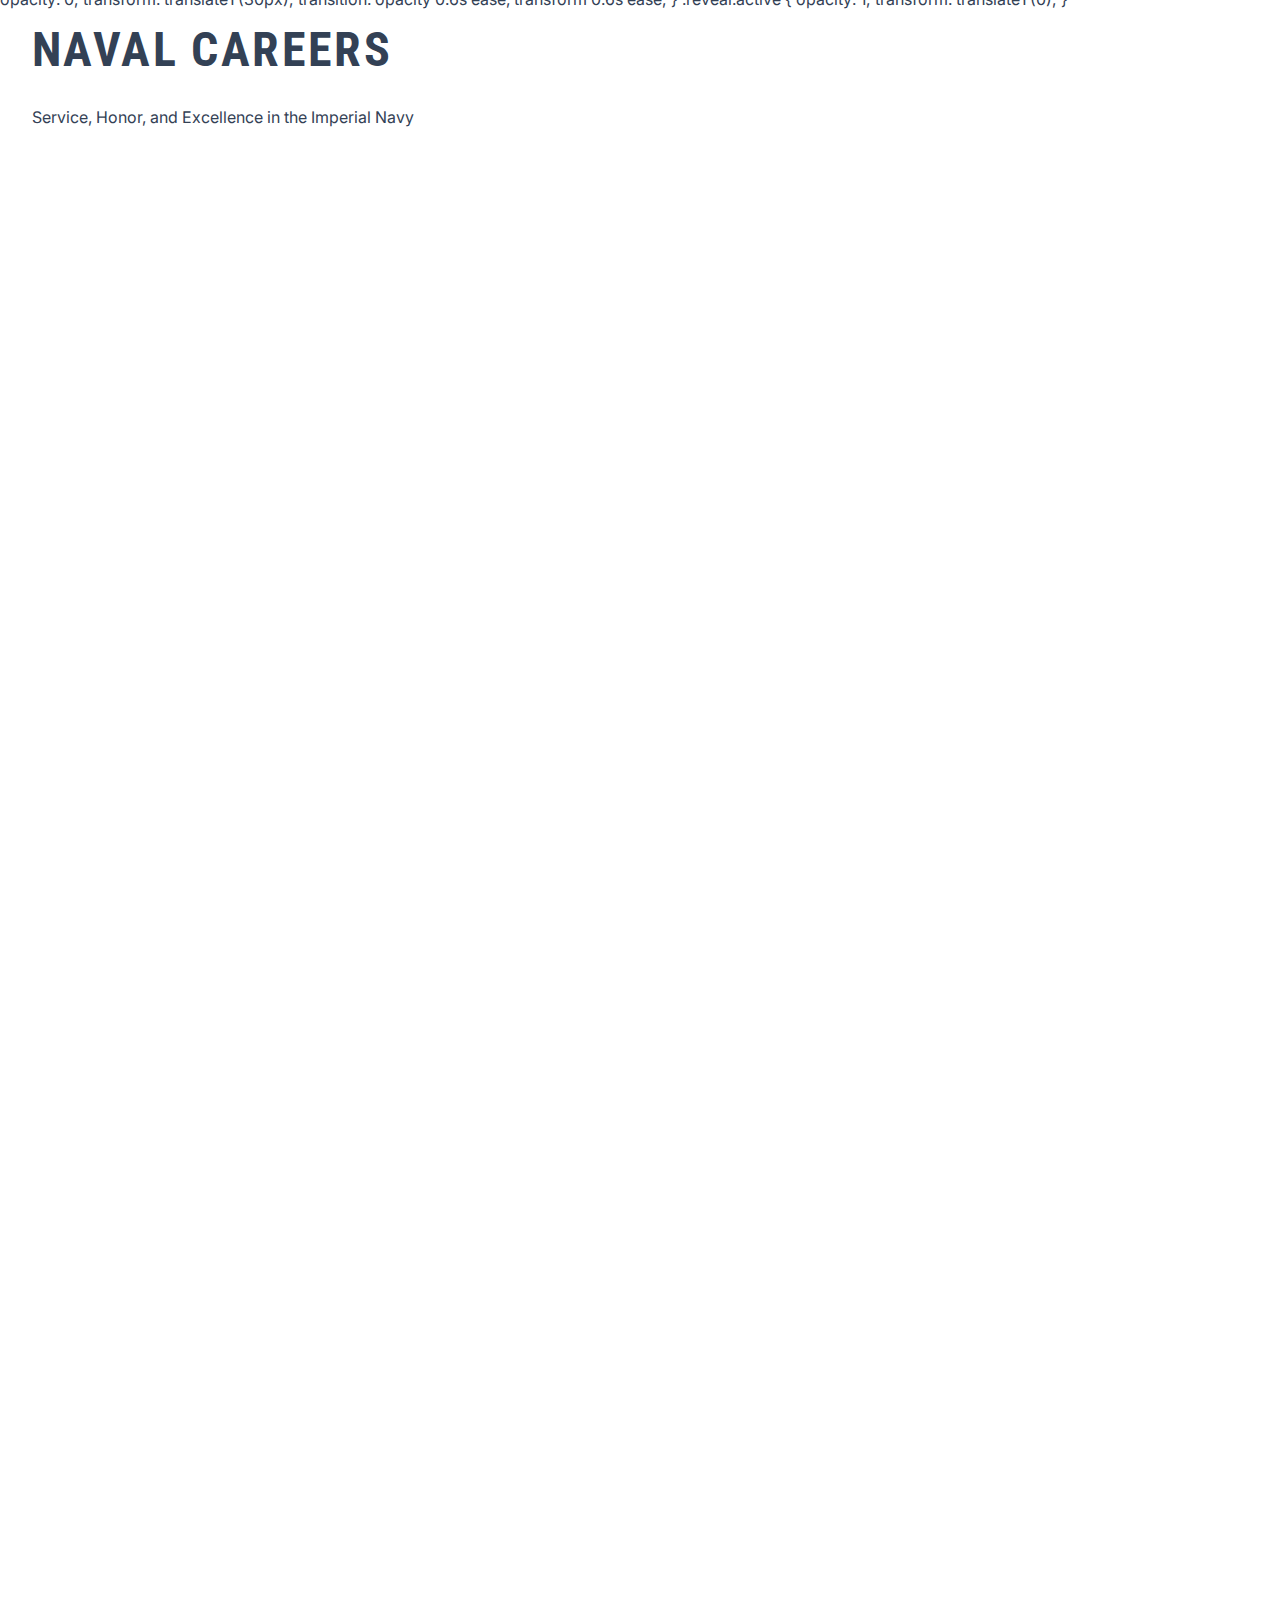
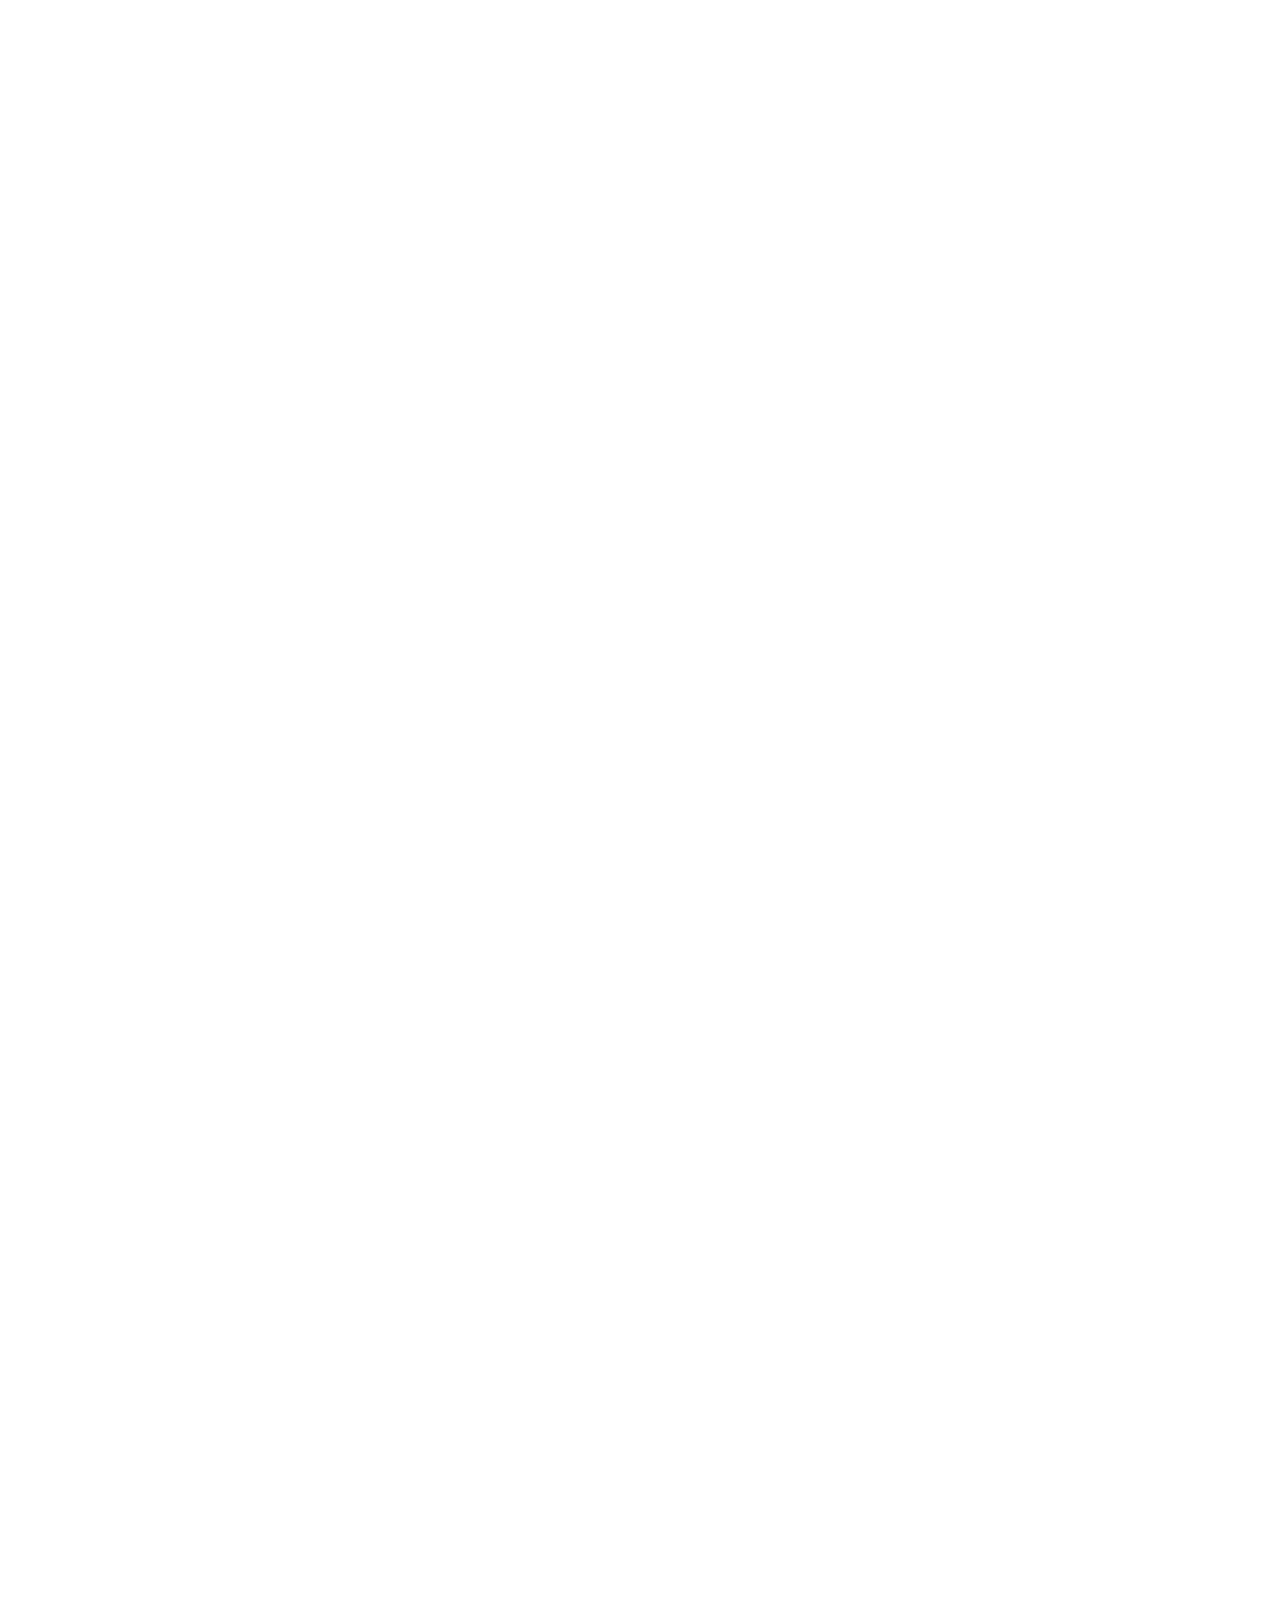
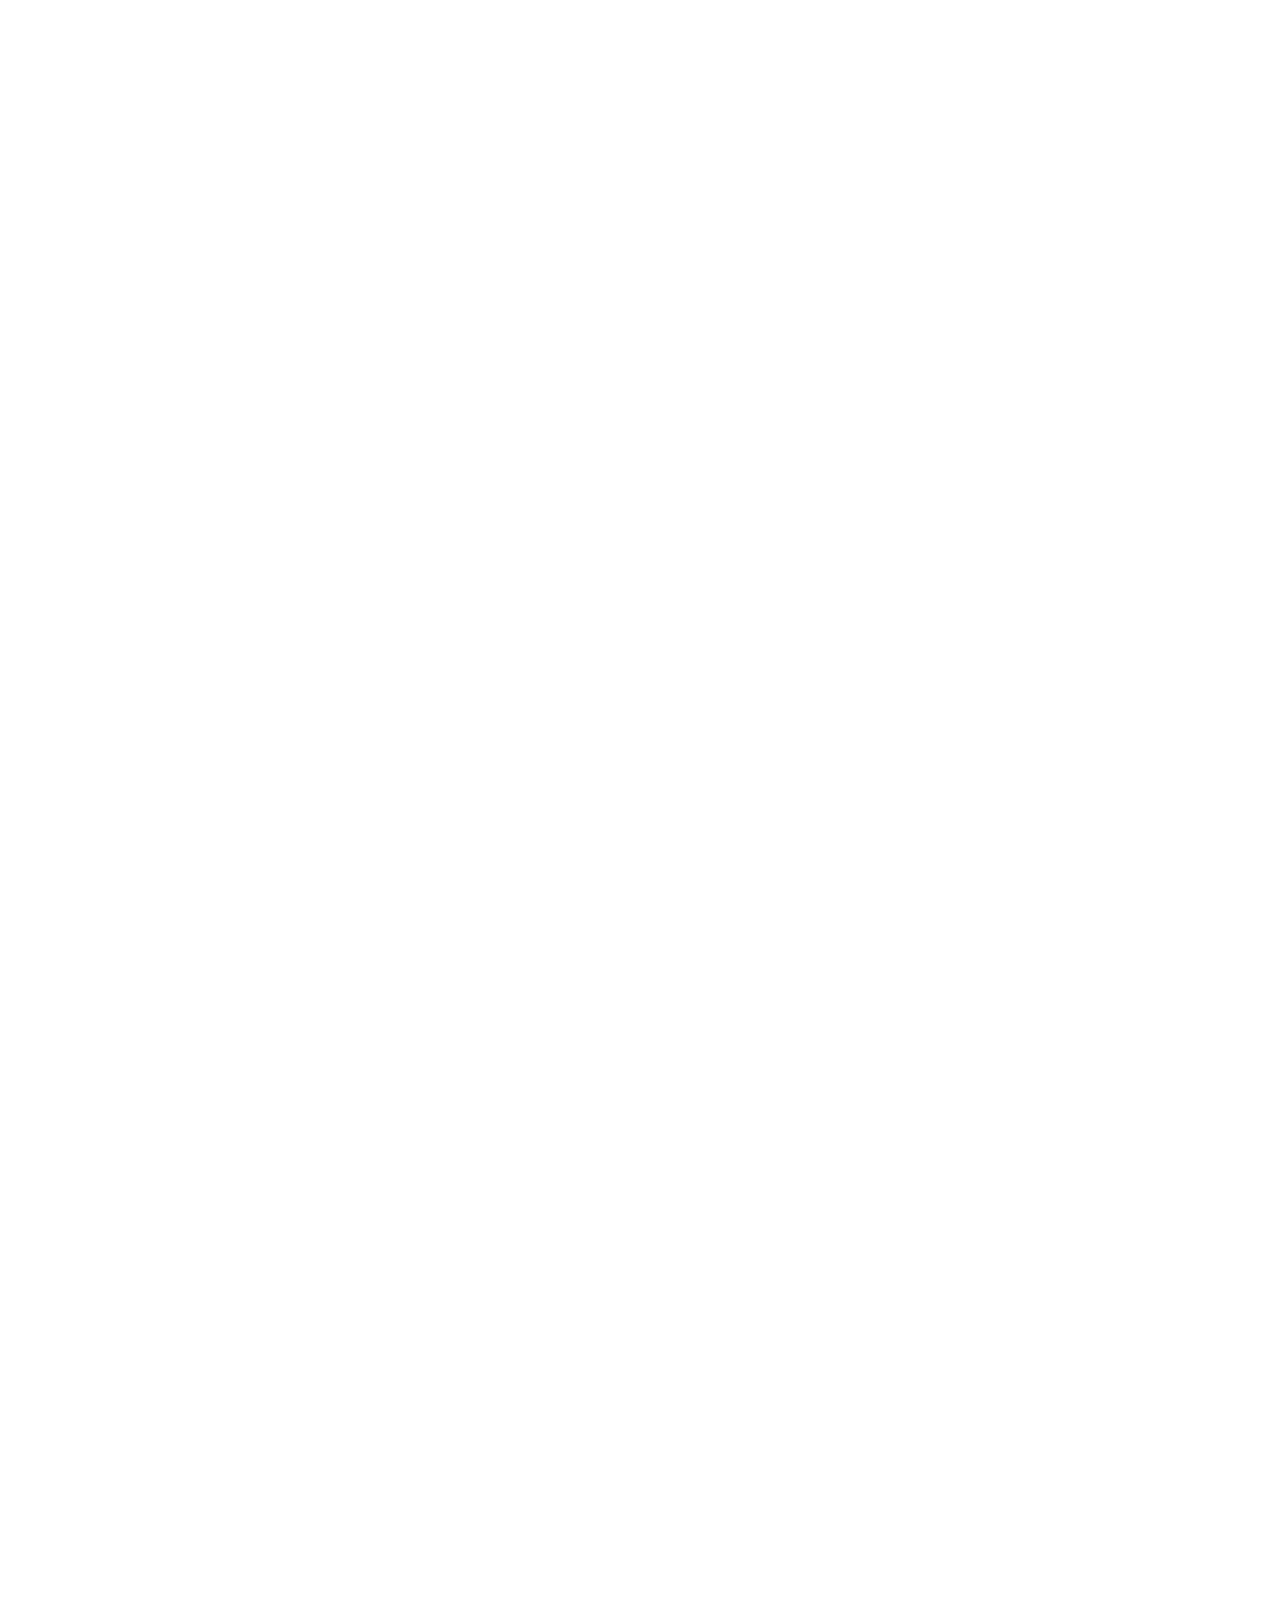
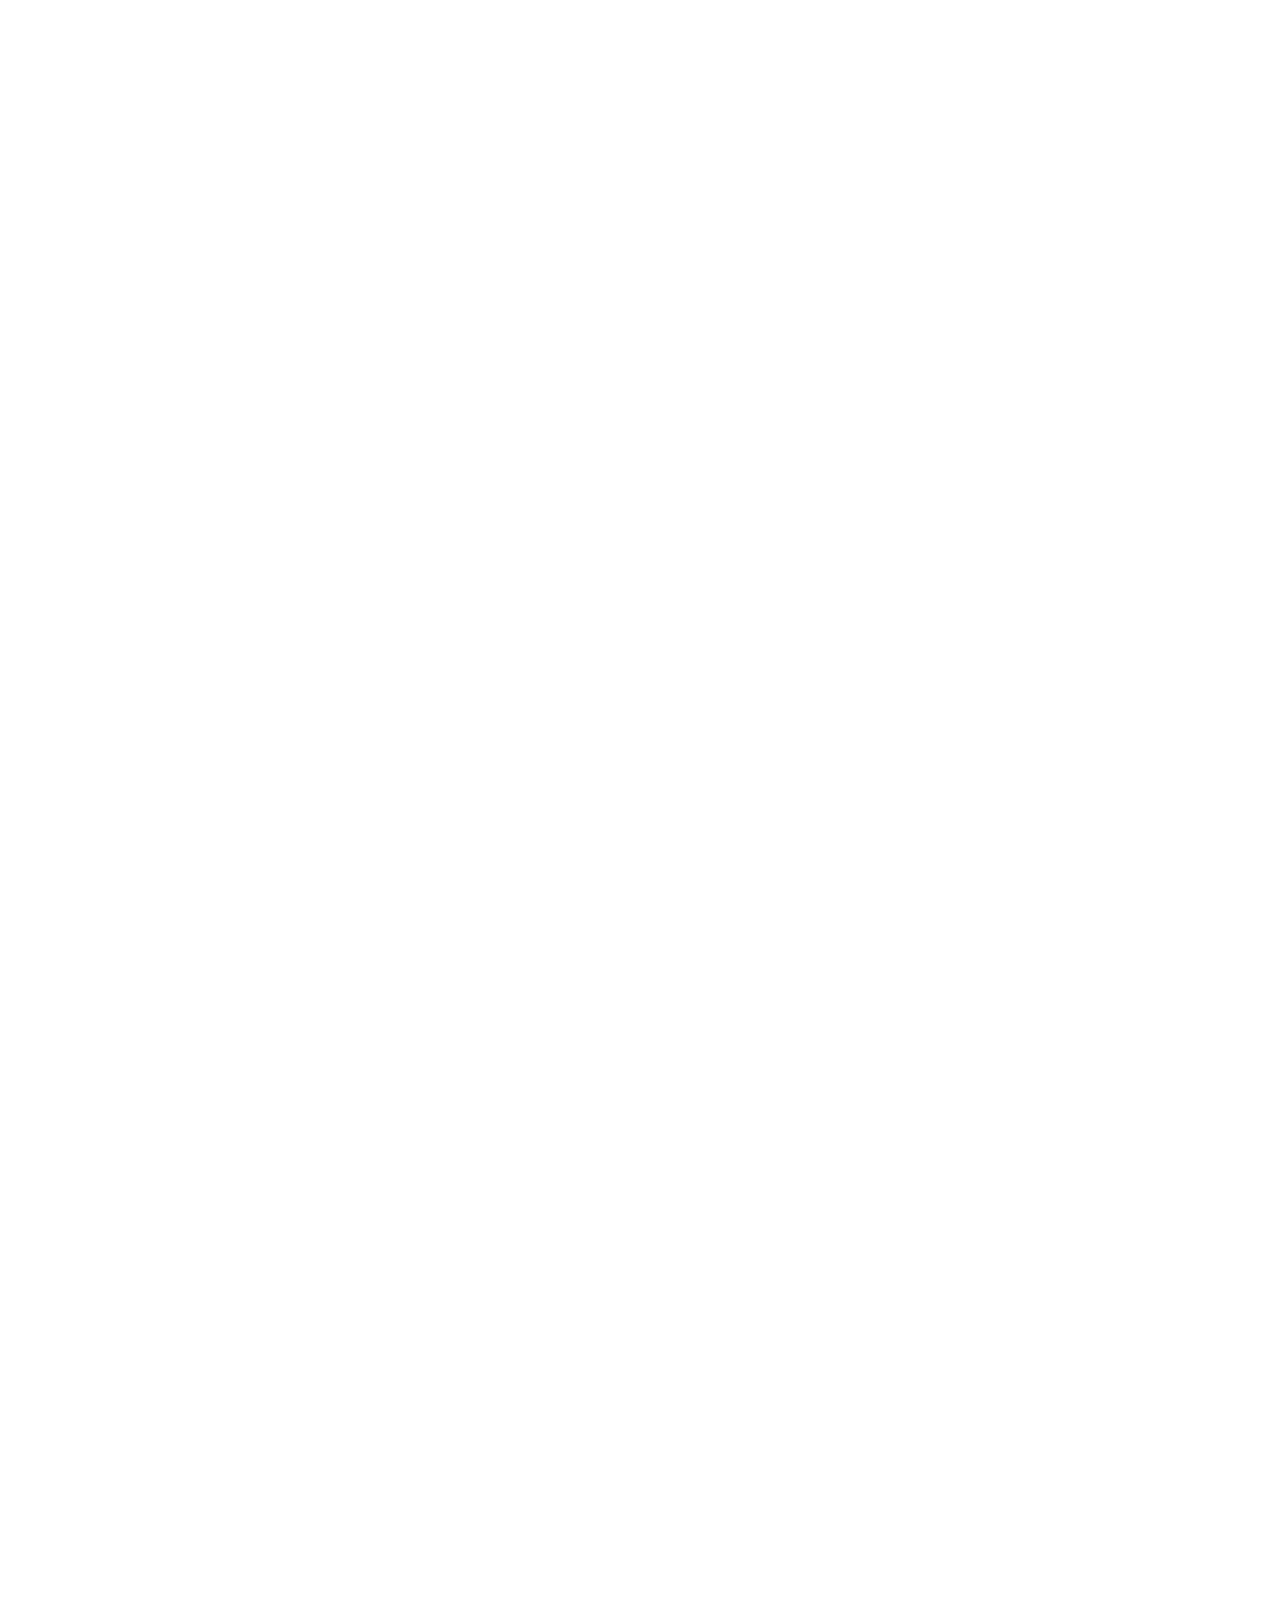
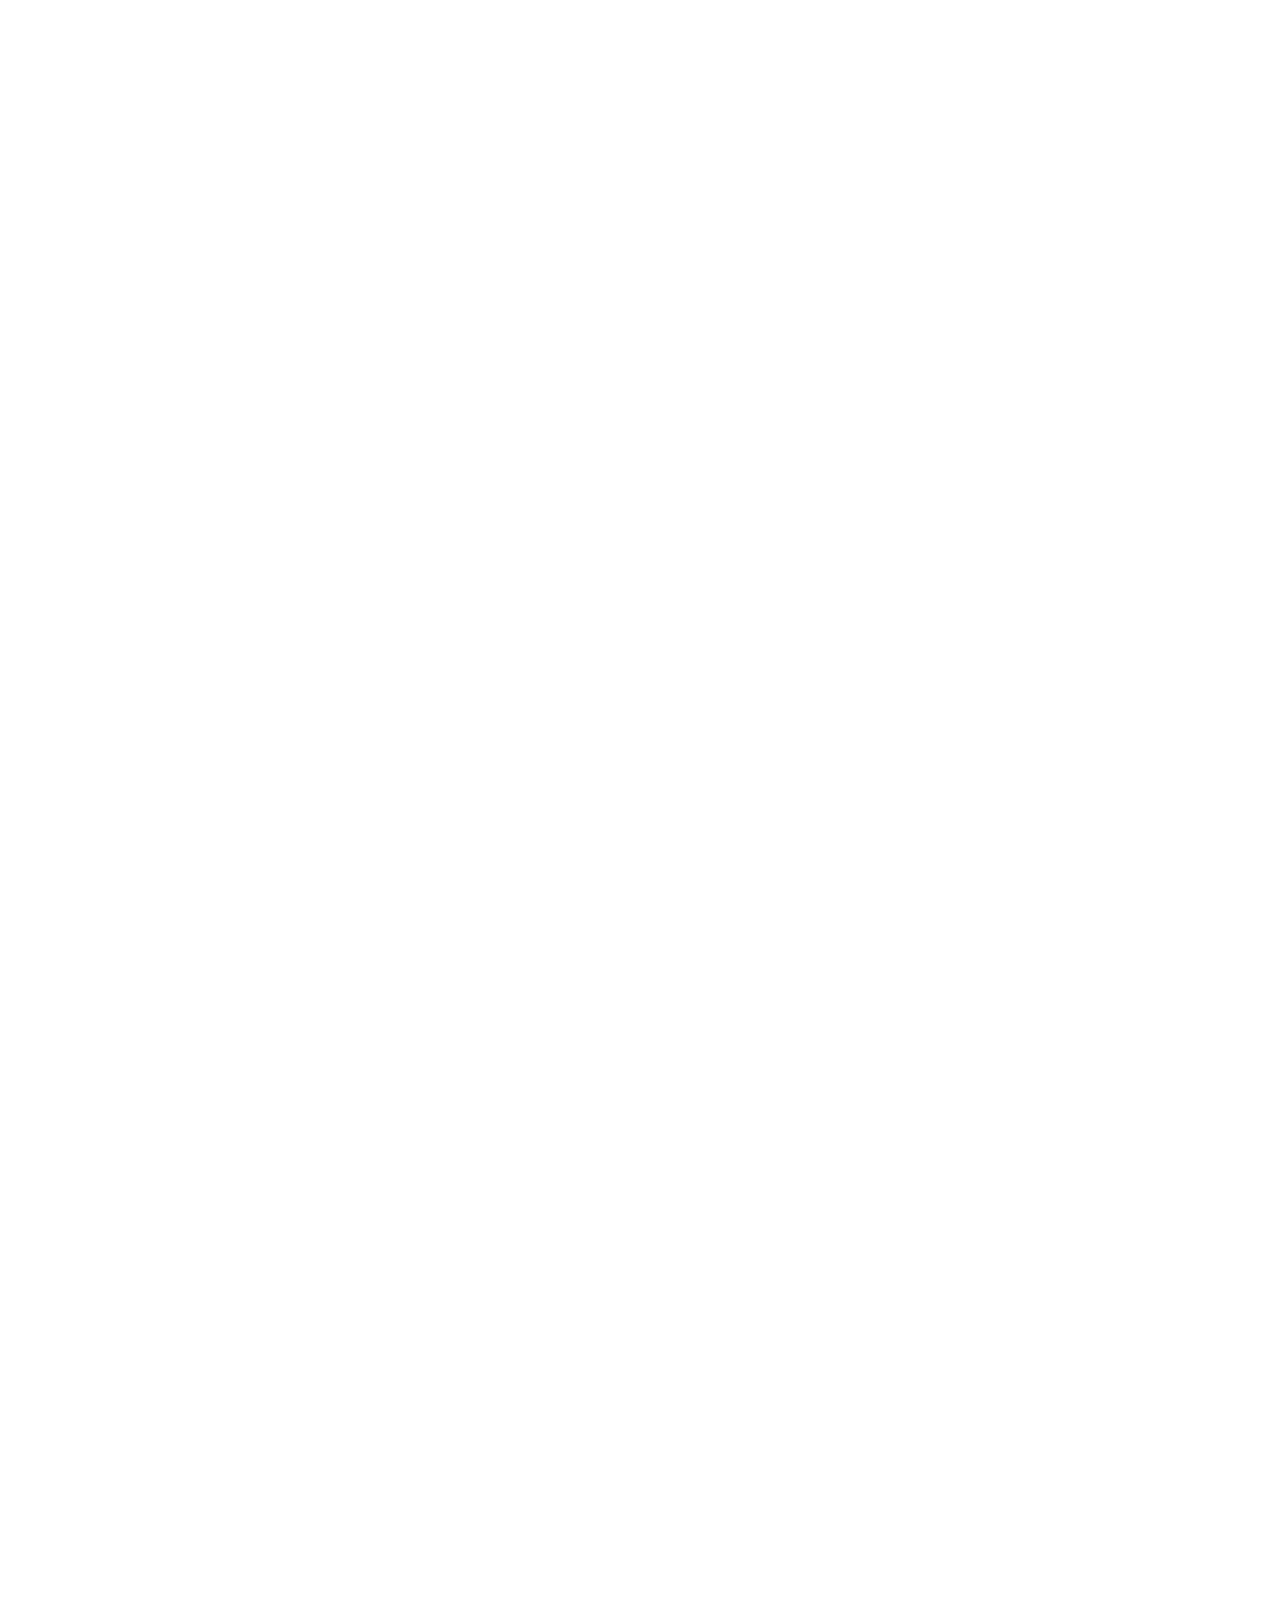
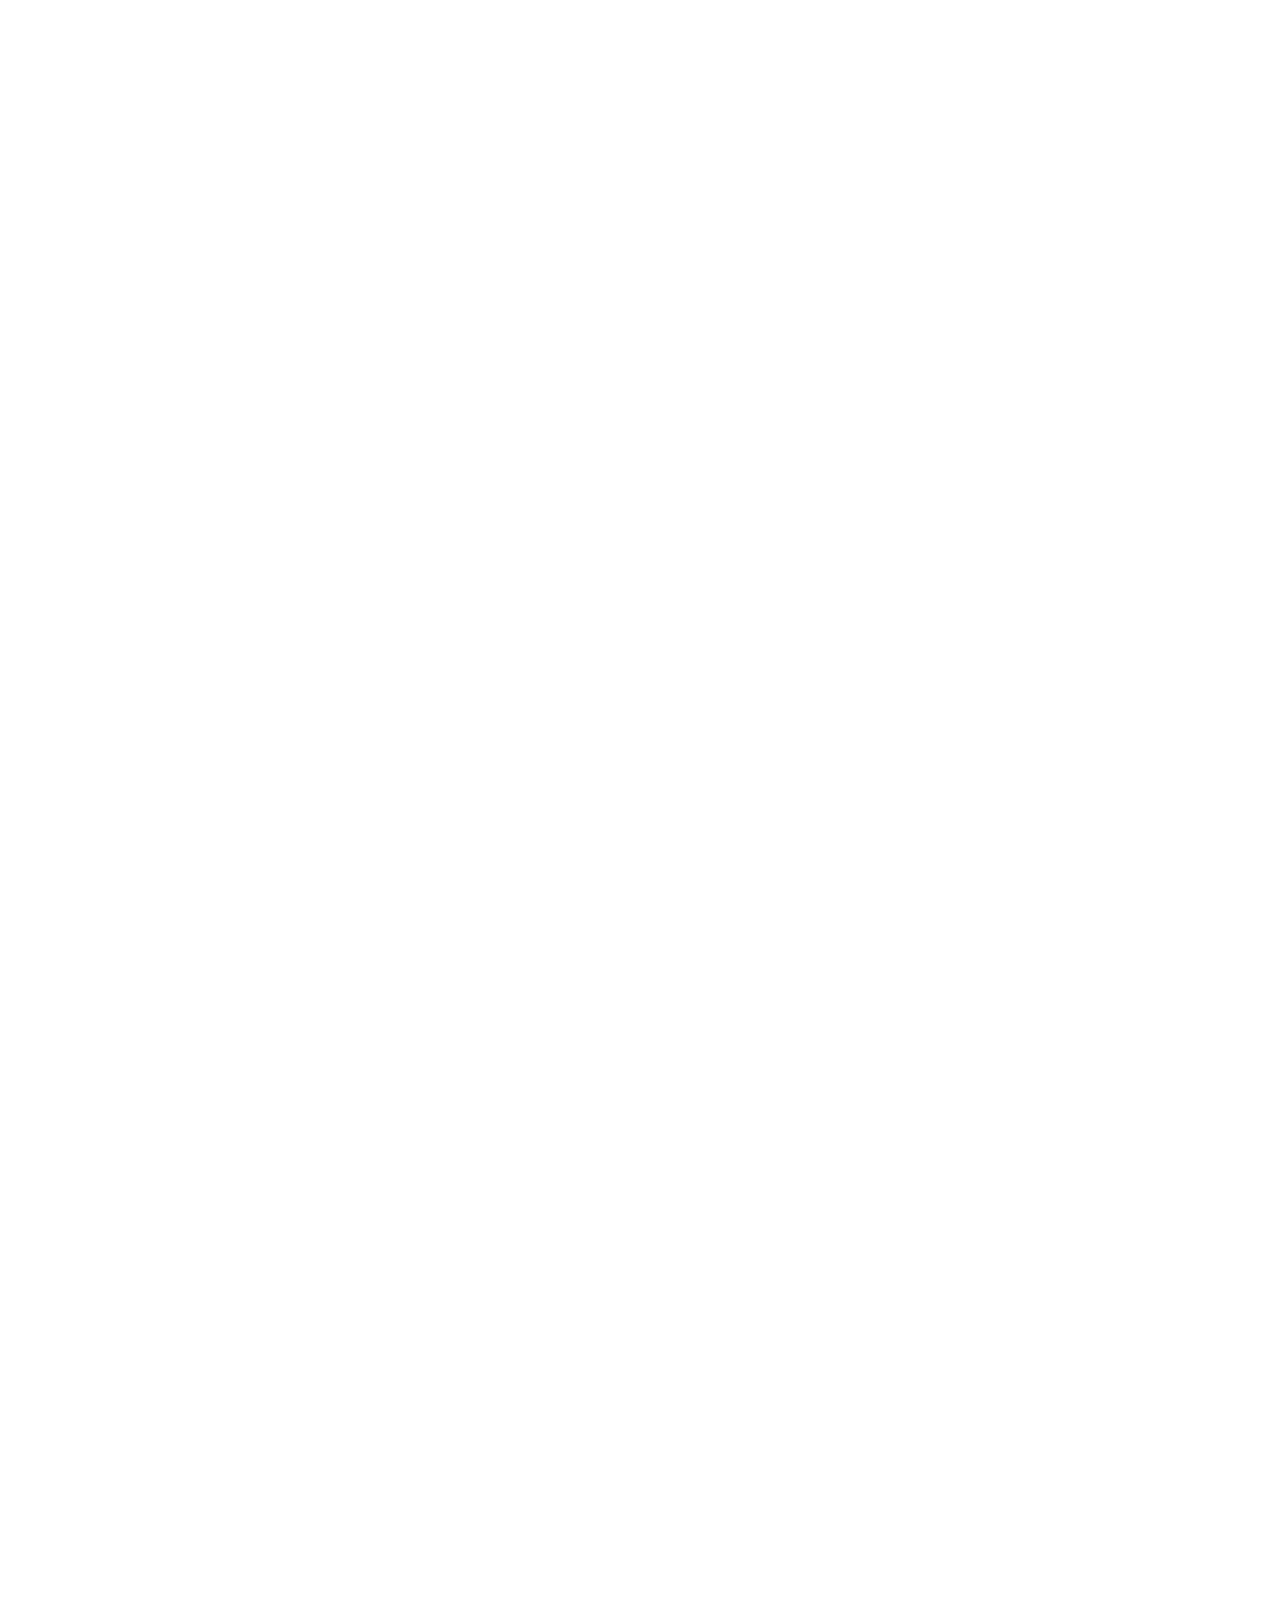
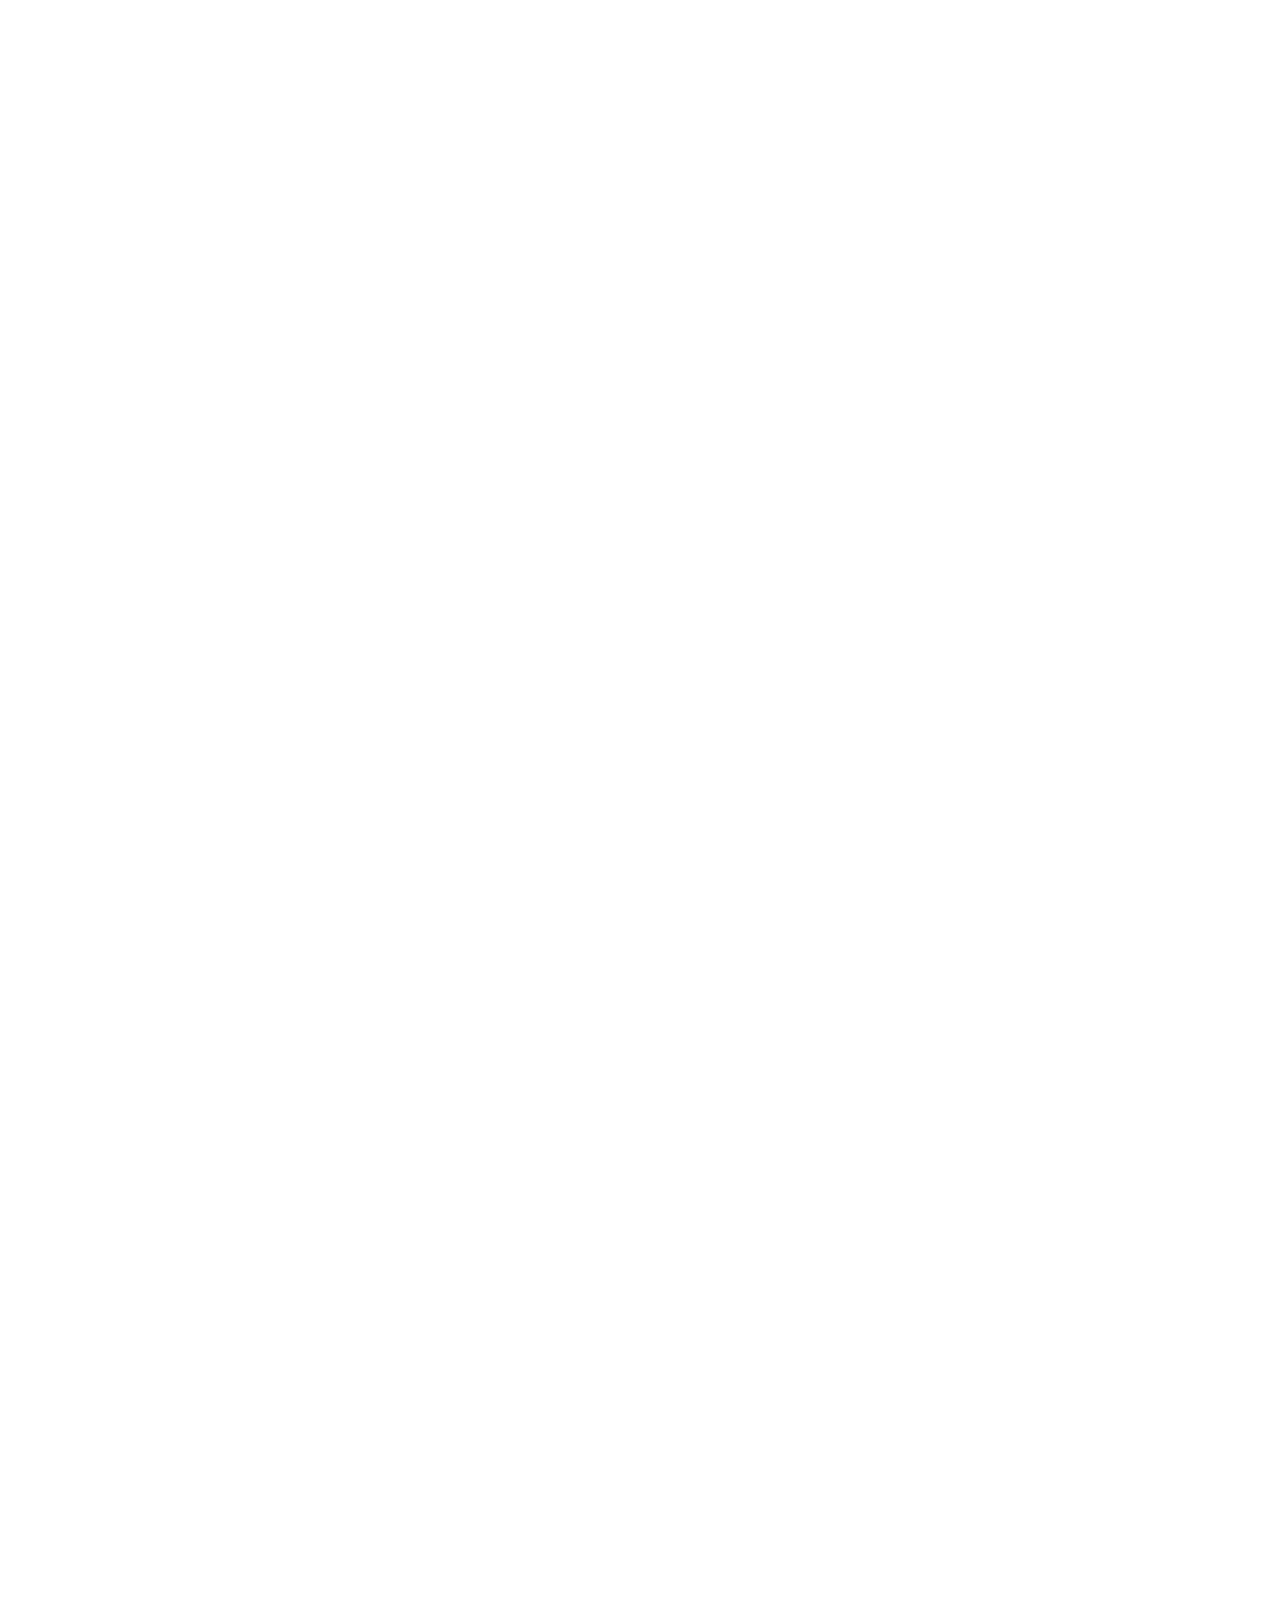
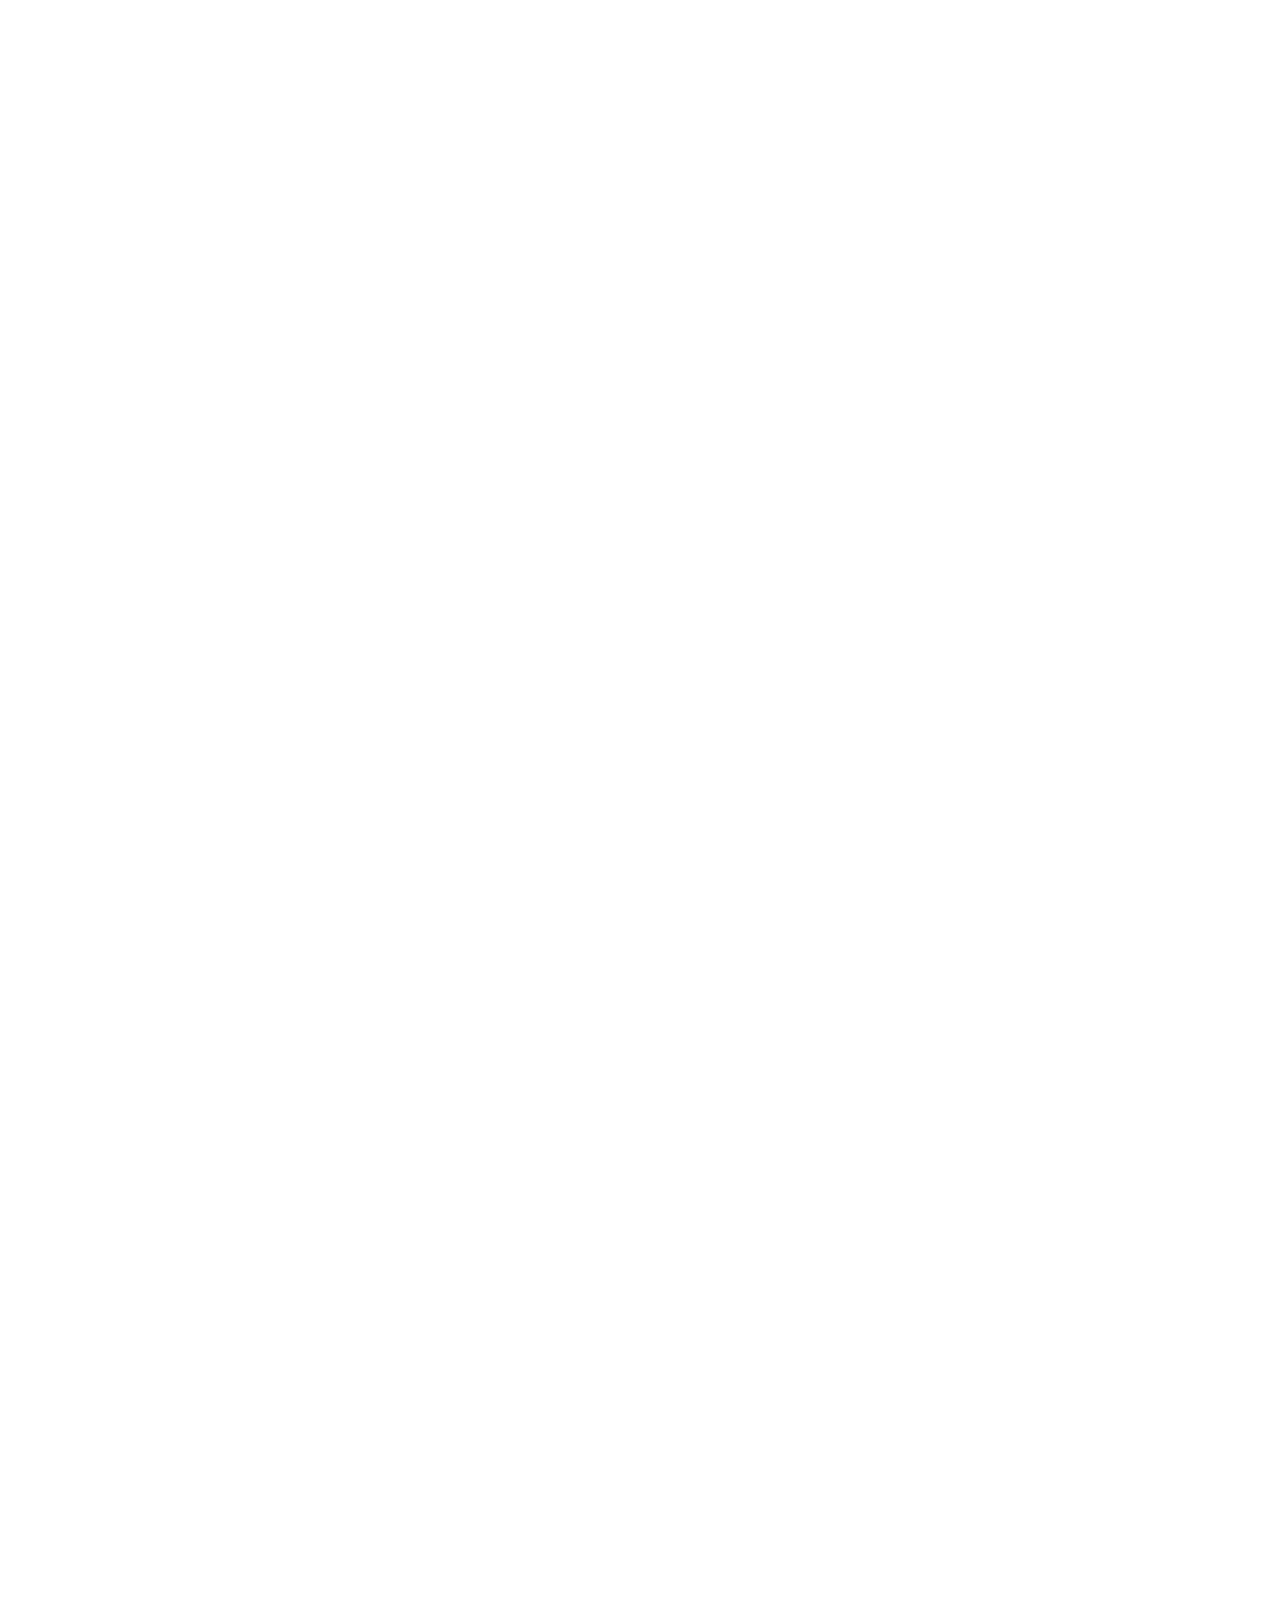
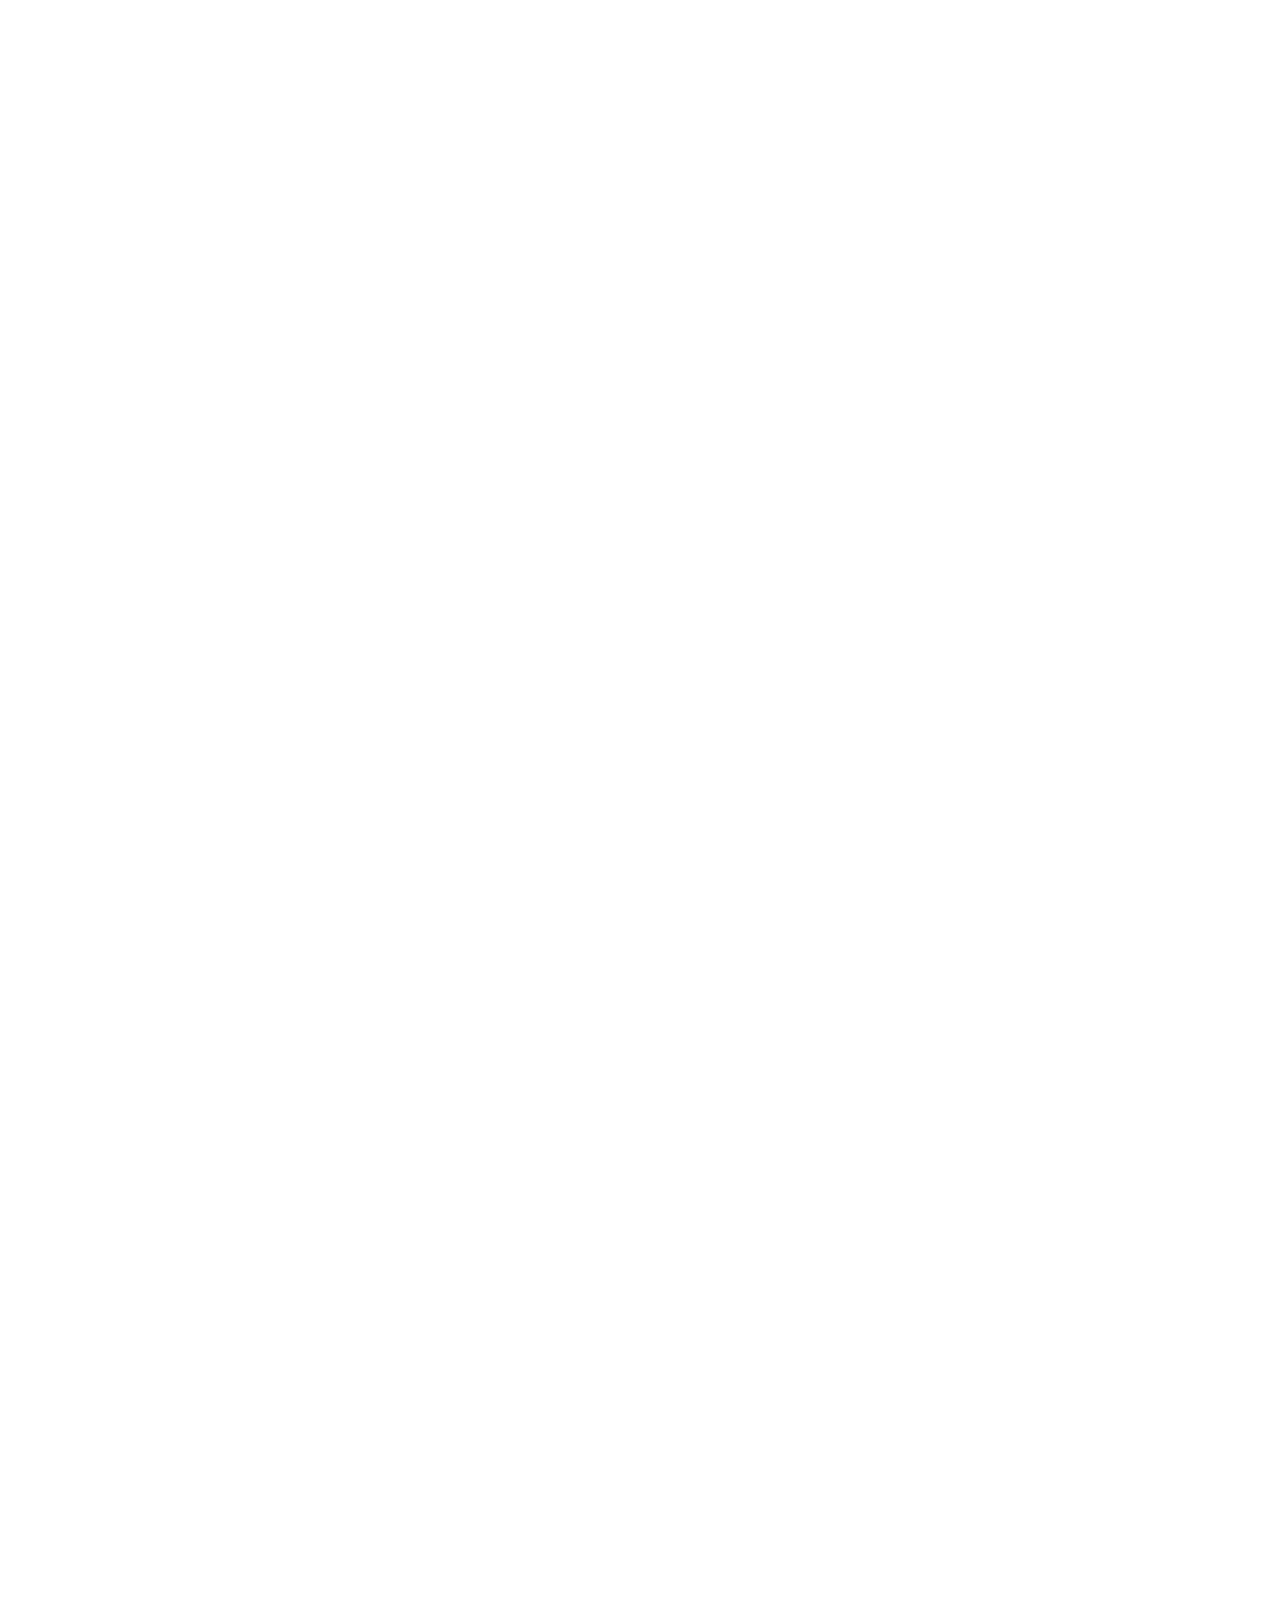
<file: careers.html>
<!DOCTYPE html>
<html lang="en">
<head>
    <meta charset="UTF-8">
    <meta name="viewport" content="width=device-width, initial-scale=1.0">
    <title>Careers - Xana National Navy & Royal Xana Navy</title>
    <meta name="description" content="Join the Xana National Navy and Royal Xana Navy. Explore career opportunities in imperial naval service.">
    
    <!-- Fonts -->
    <link href="https://fonts.googleapis.com/css2?family=Inter:wght@400;500;600;700&family=Roboto+Condensed:wght@400;700&display=swap" rel="stylesheet">
    
    <link rel="stylesheet" href="styles.css">
        /* Base Styles */
        * {
            margin: 0;
            padding: 0;
            box-sizing: border-box;
        }

        :root {
            --navy-blue: #1B2951;
            --white: #FFFFFF;
            --slate-gray: #64748B;
            --muted-gold: #B8860B;
            --light-gray: #F8FAFC;
            --dark-gray: #334155;
            --border-color: #E2E8F0;
            --success-green: #10B981;
        }

        body {
            font-family: 'Inter', sans-serif;
            line-height: 1.6;
            color: var(--dark-gray);
            background-color: var(--white);
            padding-top: 80px;
        }

        h1, h2, h3, h4, h5, h6 {
            font-family: 'Roboto Condensed', sans-serif;
            font-weight: 700;
            text-transform: uppercase;
            letter-spacing: 0.05em;
            margin-bottom: 1rem;
        }

        h1 { font-size: 3rem; }
        h2 { font-size: 2.25rem; }
        h3 { font-size: 1.875rem; }
        h4 { font-size: 1.5rem; }
        h5 { font-size: 1.25rem; }
        h6 { font-size: 1.125rem; }

        p {
            margin-bottom: 1rem;
            line-height: 1.7;
        }

        a {
            color: var(--navy-blue);
            text-decoration: none;
            transition: color 0.3s ease;
        }

        a:hover {
            color: var(--muted-gold);
        }

        /* Header Styles */
        header {
            position: fixed;
            top: 0;
            left: 0;
            right: 0;
            background-color: var(--navy-blue);
            z-index: 1000;
            box-shadow: 0 2px 10px rgba(0,0,0,0.1);
        }

        .header-container {
            max-width: 1400px;
            margin: 0 auto;
            padding: 0 2rem;
            display: flex;
            align-items: center;
            justify-content: space-between;
            height: 80px;
        }

        .logo {
            display: flex;
            align-items: center;
            gap: 1rem;
        }

        .logo img {
            width: 50px;
            height: 50px;
        }

        .logo-text {
            color: var(--white);
            font-family: 'Roboto Condensed', sans-serif;
            font-weight: 700;
            font-size: 1.25rem;
            text-transform: uppercase;
            letter-spacing: 0.05em;
        }

        .nav-menu {
            display: flex;
            list-style: none;
            gap: 2rem;
        }

        .nav-menu a {
            color: var(--white);
            font-weight: 500;
            text-transform: uppercase;
            font-size: 0.875rem;
            letter-spacing: 0.05em;
            padding: 0.5rem 1rem;
            border-radius: 4px;
            transition: all 0.3s ease;
        }

        .nav-menu a:hover,
        .nav-menu a.active {
            background-color: rgba(255,255,255,0.1);
            color: var(--white);
        }

        .header-actions {
            display: flex;
            align-items: center;
            gap: 1rem;
        }

        .search-btn, .language-selector, .accessibility-btn {
            background: none;
            border: none;
            color: var(--white);
            cursor: pointer;
            padding: 0.5rem;
            border-radius: 4px;
            transition: background-color 0.3s ease;
        }

        .search-btn:hover, .language-selector:hover, .accessibility-btn:hover {
            background-color: rgba(255,255,255,0.1);
        }

        .mobile-menu-toggle {
            display: none;
            background: none;
            border: none;
            color: var(--white);
            font-size: 1.5rem;
            cursor: pointer;
        }

        /* Page Header */
        .page-header {
            background: linear-gradient(135deg, var(--navy-blue) 0%, #2A3B5C 100%);
            color: var(--white);
            padding: 6rem 0 4rem;
            text-align: center;
        }

        .container {
            max-width: 1400px;
            margin: 0 auto;
            padding: 0 2rem;
        }

        .page-header h1 {
            font-size: 3.5rem;
            margin-bottom: 1rem;
        }

        .page-header p {
            font-size: 1.25rem;
            opacity: 0.9;
            max-width: 600px;
            margin: 0 auto;
        }

        /* Careers Content */
        .careers-content {
            padding: 4rem 0;
        }

        .careers-overview {
            text-align: center;
            max-width: 800px;
            margin: 0 auto 4rem;
        }

        .careers-overview h2 {
            color: var(--navy-blue);
            margin-bottom: 1.5rem;
        }

        .careers-overview p {
            font-size: 1.125rem;
            color: var(--slate-gray);
            line-height: 1.8;
        }

        /* Service Paths */
        .service-paths {
            margin-bottom: 6rem;
        }

        .section-header {
            text-align: center;
            margin-bottom: 3rem;
        }

        .section-header h2 {
            color: var(--navy-blue);
            margin-bottom: 1rem;
        }

        .section-header p {
            color: var(--slate-gray);
            max-width: 600px;
            margin: 0 auto;
        }

        .paths-grid {
            display: grid;
            grid-template-columns: repeat(auto-fit, minmax(300px, 1fr));
            gap: 2rem;
        }

        .path-card {
            background-color: var(--white);
            border-radius: 8px;
            overflow: hidden;
            box-shadow: 0 4px 12px rgba(0,0,0,0.08);
            border: 1px solid var(--border-color);
            transition: transform 0.3s ease, box-shadow 0.3s ease;
        }

        .path-card:hover {
            transform: translateY(-4px);
            box-shadow: 0 8px 25px rgba(0,0,0,0.15);
        }

        .path-header {
            background-color: var(--navy-blue);
            color: var(--white);
            padding: 2rem;
            text-align: center;
        }

        .path-icon {
            width: 64px;
            height: 64px;
            background-color: rgba(255,255,255,0.2);
            border-radius: 50%;
            display: flex;
            align-items: center;
            justify-content: center;
            margin: 0 auto 1rem;
            color: var(--white);
        }

        .path-title {
            margin: 0;
            font-size: 1.5rem;
        }

        .path-subtitle {
            opacity: 0.9;
            margin: 0.5rem 0 0;
            font-size: 0.875rem;
            text-transform: uppercase;
            letter-spacing: 0.05em;
        }

        .path-content {
            padding: 2rem;
        }

        .path-description {
            color: var(--dark-gray);
            margin-bottom: 1.5rem;
            line-height: 1.7;
        }

        .path-features {
            list-style: none;
            margin-bottom: 2rem;
        }

        .path-features li {
            display: flex;
            align-items: center;
            gap: 0.75rem;
            margin-bottom: 0.75rem;
            color: var(--slate-gray);
            font-size: 0.875rem;
        }

        .feature-icon {
            width: 16px;
            height: 16px;
            color: var(--success-green);
        }

        .path-cta {
            text-align: center;
        }

        .btn {
            display: inline-block;
            padding: 1rem 2rem;
            font-weight: 600;
            text-transform: uppercase;
            letter-spacing: 0.05em;
            border-radius: 4px;
            transition: all 0.3s ease;
            cursor: pointer;
            border: none;
            font-size: 0.875rem;
            text-decoration: none;
        }

        .btn-primary {
            background-color: var(--muted-gold);
            color: var(--white);
        }

        .btn-primary:hover {
            background-color: #9A7209;
            transform: translateY(-2px);
        }

        .btn-secondary {
            background-color: transparent;
            color: var(--navy-blue);
            border: 2px solid var(--navy-blue);
        }

        .btn-secondary:hover {
            background-color: var(--navy-blue);
            color: var(--white);
        }

        /* Benefits Section */
        .benefits-section {
            background-color: var(--light-gray);
            padding: 4rem 0;
            margin: 0 -2rem 6rem;
        }

        .benefits-grid {
            display: grid;
            grid-template-columns: repeat(auto-fit, minmax(250px, 1fr));
            gap: 2rem;
        }

        .benefit-card {
            background-color: var(--white);
            border-radius: 8px;
            padding: 2rem;
            text-align: center;
            box-shadow: 0 2px 8px rgba(0,0,0,0.05);
            border: 1px solid var(--border-color);
            transition: transform 0.3s ease;
        }

        .benefit-card:hover {
            transform: translateY(-4px);
        }

        .benefit-icon {
            width: 64px;
            height: 64px;
            background-color: var(--navy-blue);
            border-radius: 50%;
            display: flex;
            align-items: center;
            justify-content: center;
            margin: 0 auto 1rem;
            color: var(--white);
        }

        .benefit-title {
            color: var(--navy-blue);
            margin-bottom: 1rem;
        }

        .benefit-description {
            color: var(--slate-gray);
            font-size: 0.95rem;
            line-height: 1.6;
        }

        /* Requirements Section */
        .requirements-section {
            margin-bottom: 6rem;
        }

        .requirements-grid {
            display: grid;
            grid-template-columns: repeat(auto-fit, minmax(300px, 1fr));
            gap: 2rem;
        }

        .requirement-card {
            background-color: var(--white);
            border-radius: 8px;
            padding: 2rem;
            box-shadow: 0 4px 12px rgba(0,0,0,0.08);
            border: 1px solid var(--border-color);
        }

        .requirement-title {
            color: var(--navy-blue);
            margin-bottom: 1.5rem;
            display: flex;
            align-items: center;
            gap: 0.75rem;
        }

        .requirement-icon {
            width: 24px;
            height: 24px;
            color: var(--muted-gold);
        }

        .requirement-list {
            list-style: none;
        }

        .requirement-list li {
            display: flex;
            align-items: flex-start;
            gap: 0.75rem;
            margin-bottom: 0.75rem;
            color: var(--dark-gray);
            font-size: 0.875rem;
            line-height: 1.6;
        }

        .requirement-list li::before {
            content: '•';
            color: var(--muted-gold);
            font-weight: bold;
            margin-top: 0.125rem;
        }

        /* Application Process */
        .application-process {
            margin-bottom: 6rem;
        }

        .process-steps {
            display: grid;
            grid-template-columns: repeat(auto-fit, minmax(250px, 1fr));
            gap: 2rem;
        }

        .process-step {
            text-align: center;
            position: relative;
        }

        .process-step::after {
            content: '';
            position: absolute;
            top: 2rem;
            right: -1rem;
            width: 2rem;
            height: 2px;
            background-color: var(--border-color);
            transform: translateY(-50%);
        }

        .process-step:last-child::after {
            display: none;
        }

        .step-number {
            width: 4rem;
            height: 4rem;
            background-color: var(--navy-blue);
            color: var(--white);
            border-radius: 50%;
            display: flex;
            align-items: center;
            justify-content: center;
            margin: 0 auto 1rem;
            font-size: 1.5rem;
            font-weight: 700;
        }

        .step-title {
            color: var(--navy-blue);
            margin-bottom: 1rem;
        }

        .step-description {
            color: var(--slate-gray);
            font-size: 0.875rem;
            line-height: 1.6;
        }

        /* Contact Section */
        .contact-section {
            background-color: var(--navy-blue);
            color: var(--white);
            padding: 4rem 0;
            margin: 0 -2rem;
            text-align: center;
        }

        .contact-content {
            max-width: 800px;
            margin: 0 auto;
        }

        .contact-section h2 {
            color: var(--white);
            margin-bottom: 1rem;
        }

        .contact-section p {
            opacity: 0.9;
            margin-bottom: 2rem;
        }

        .contact-info {
            display: grid;
            grid-template-columns: repeat(auto-fit, minmax(250px, 1fr));
            gap: 2rem;
            margin-bottom: 2rem;
        }

        .contact-item {
            background-color: rgba(255,255,255,0.1);
            padding: 2rem;
            border-radius: 8px;
        }

        .contact-item h4 {
            color: var(--muted-gold);
            margin-bottom: 1rem;
        }

        .contact-item p {
            margin: 0;
            opacity: 0.9;
        }

        .contact-item a {
            color: var(--muted-gold);
            font-weight: 600;
        }

        /* Footer */
        footer {
            background-color: var(--navy-blue);
            color: var(--white);
            padding: 3rem 0 2rem;
        }

        .footer-content {
            display: grid;
            grid-template-columns: repeat(auto-fit, minmax(250px, 1fr));
            gap: 2rem;
            margin-bottom: 2rem;
        }

        .footer-section h4 {
            color: var(--muted-gold);
            margin-bottom: 1rem;
            font-size: 1rem;
        }

        .footer-section p, .footer-section a {
            color: rgba(255,255,255,0.8);
            margin-bottom: 0.5rem;
            display: block;
        }

        .footer-section a:hover {
            color: var(--muted-gold);
        }

        .footer-bottom {
            border-top: 1px solid rgba(255,255,255,0.1);
            padding-top: 2rem;
            text-align: center;
            color: rgba(255,255,255,0.6);
            font-size: 0.875rem;
        }

        .footer-seal {
            width: 60px;
            height: 60px;
            margin: 0 auto 1rem;
            opacity: 0.8;
        }

        /* Responsive Design */
        @media (max-width: 768px) {
            .nav-menu {
                display: none;
                position: absolute;
                top: 100%;
                left: 0;
                right: 0;
                background-color: var(--navy-blue);
                flex-direction: column;
                padding: 1rem 0;
                box-shadow: 0 4px 6px rgba(0,0,0,0.1);
            }

            .nav-menu.active {
                display: flex;
            }

            .mobile-menu-toggle {
                display: block;
            }

            .page-header h1 {
                font-size: 2.5rem;
            }

            .paths-grid,
            .benefits-grid,
            .requirements-grid,
            .process-steps {
                grid-template-columns: 1fr;
            }

            .process-step::after {
                display: none;
            }

            .contact-info {
                grid-template-columns: 1fr;
            }

            .header-container,
            .container {
                padding: 0 1rem;
            }

            .benefits-section,
            .contact-section {
                margin: 0 -1rem;
            }
        }

        /* Accessibility Features */
        .sr-only {
            position: absolute;
            width: 1px;
            height: 1px;
            padding: 0;
            margin: -1px;
            overflow: hidden;
            clip: rect(0, 0, 0, 0);
            white-space: nowrap;
            border: 0;
        }

        .skip-link {
            position: absolute;
            top: -40px;
            left: 6px;
            background: var(--navy-blue);
            color: var(--white);
            padding: 8px;
            text-decoration: none;
            border-radius: 4px;
            z-index: 1001;
        }

        .skip-link:focus {
            top: 6px;
        }

        /* High Contrast Mode */
        body.high-contrast {
            --navy-blue: #000000;
            --white: #FFFFFF;
            --slate-gray: #666666;
            --muted-gold: #FFCC00;
            --light-gray: #F0F0F0;
            --dark-gray: #000000;
            --border-color: #000000;
        }

        /* Font Size Controls */
        body.font-small { font-size: 14px; }
        body.font-medium { font-size: 16px; }
        body.font-large { font-size: 18px; }

        /* Animations */
        .reveal {
            opacity: 0;
            transform: translateY(30px);
            transition: opacity 0.6s ease, transform 0.6s ease;
        }

        .reveal.active {
            opacity: 1;
            transform: translateY(0);
        }
    </style>
</head>
<body>
    <a href="#main-content" class="skip-link">Skip to main content</a>
    
    <header>
        <div class="header-container">
            <div class="logo">
                <img src="resources/naval-seal.png" alt="Imperial Naval Seal">
                <span class="logo-text">XNN / RXN</span>
            </div>
            
            <nav role="navigation" aria-label="Primary navigation">
                <ul id="primary-nav" class="nav-menu" role="menubar">
                    <li role="none"><a role="menuitem" href="index.html">Home</a></li>
                    <li role="none"><a role="menuitem" href="about.html">About</a></li>
                    <li role="none"><a role="menuitem" href="leadership.html">Leadership</a></li>
                    <li role="none" class="has-flyout">
                        <button class="flyout-toggle" aria-haspopup="true" aria-expanded="false">Fleets</button>
                        <div class="flyout-panel" role="menu" aria-hidden="true">
                            <div class="flyout-column">
                                <a href="fleets.html">Fleet Overview</a>
                                <a href="fleets.html#order-of-battle">Order of Battle</a>
                            </div>
                            <div class="flyout-column">
                                <a href="fleets.html#carriers">Carriers</a>
                                <a href="fleets.html#submarines">Submarines</a>
                            </div>
                        </div>
                    </li>
                    <li role="none" class="has-flyout">
                        <button class="flyout-toggle" aria-haspopup="true" aria-expanded="false">Operations</button>
                        <div class="flyout-panel" role="menu" aria-hidden="true">
                            <div class="flyout-column">
                                <a href="operations.html">Operations Overview</a>
                                <a href="operations.html#deployments">Deployments</a>
                            </div>
                            <div class="flyout-column">
                                <a href="operations.html#rules-of-engagement">Rules of Engagement</a>
                                <a href="operations.html#security">Security</a></li>
                            </div>
                        </div>
                    </li>
                    <li role="none"><a role="menuitem" href="history.html">History</a></li>
                    <li role="none"><a role="menuitem" href="news.html">News</a></li>
                    <li role="none"><a role="menuitem" href="careers.html" class="active">Careers</a></li>
                </ul>
            </nav>
            
            <div class="header-actions">
                <button class="search-btn" aria-label="Search">
                    <svg width="20" height="20" viewBox="0 0 24 24" fill="none" stroke="currentColor" stroke-width="2">
                        <circle cx="11" cy="11" r="8"></circle>
                        <path d="m21 21-4.35-4.35"></path>
                    </svg>
                </button>
                <button class="language-selector" aria-label="Language">
                    <svg width="20" height="20" viewBox="0 0 24 24" fill="none" stroke="currentColor" stroke-width="2">
                        <circle cx="12" cy="12" r="10"></circle>
                        <line x1="2" y1="12" x2="22" y2="12"></line>
                        <path d="M12 2a15.3 15.3 0 0 1 4 10 15.3 15.3 0 0 1-4 10 15.3 15.3 0 0 1-4-10 15.3 15.3 0 0 1 4-10z"></path>
                    </svg>
                </button>
                <button class="accessibility-btn contrast-toggle" aria-label="High Contrast">
                    <svg width="20" height="20" viewBox="0 0 24 24" fill="none" stroke="currentColor" stroke-width="2">
                        <circle cx="12" cy="12" r="5"></circle>
                        <line x1="12" y1="1" x2="12" y2="3"></line>
                        <line x1="12" y1="21" x2="12" y2="23"></line>
                        <line x1="4.22" y1="4.22" x2="5.64" y2="5.64"></line>
                        <line x1="18.36" y1="18.36" x2="19.78" y2="19.78"></line>
                        <line x1="1" y1="12" x2="3" y2="12"></line>
                        <line x1="21" y1="12" x2="23" y2="12"></line>
                        <line x1="4.22" y1="19.78" x2="5.64" y2="18.36"></line>
                        <line x1="18.36" y1="5.64" x2="19.78" y2="4.22"></line>
                    </svg>
                </button>
                <button class="mobile-menu-toggle" aria-label="Menu">
                    ☰
                </button>
            </div>
        </div>
    </header>

    <!-- Search Overlay -->
    <div id="search-overlay" class="search-overlay" aria-hidden="true">
        <div class="search-container">
            <form id="site-search" role="search">
                <label for="site-search-input" class="sr-only">Search the site</label>
                <input id="site-search-input" class="search-input" type="search" placeholder="Search ships, news, and pages..." aria-label="Search the site" />
                <button type="submit" class="search-submit">Search</button>
            </form>
            <div id="search-results" class="search-results" role="region" aria-live="polite"></div>
        </div>
    </div>

    <main id="main-content">
        <section class="page-header">
            <div class="container">
                <h1>Naval Careers</h1>
                <p>Service, Honor, and Excellence in the Imperial Navy</p>
            </div>
        </section>

        <section class="careers-content">
            <div class="container">
                <div class="careers-overview reveal">
                    <h2>Join the Imperial Navy</h2>
                    <p>
                        A career in the Imperial Navy offers the opportunity to serve the Great Holy Xanarcica 
                        Empire while developing professional skills, leadership abilities, and technical expertise. 
                        Whether you choose the Xana National Navy or Royal Xana Navy, you'll be part of a proud 
                        tradition of maritime excellence and dedication to duty.
                    </p>
                </div>

                <!-- Service Paths -->
                <div class="service-paths reveal">
                    <div class="section-header">
                        <h2>Service Paths</h2>
                        <p>Choose your path to naval service</p>
                    </div>
                    
                    <div class="paths-grid">
                        <div class="path-card">
                            <div class="path-header">
                                <div class="path-icon">
                                    <svg width="32" height="32" viewBox="0 0 24 24" fill="none" stroke="currentColor" stroke-width="2">
                                        <path d="M17 21v-2a4 4 0 0 0-4-4H5a4 4 0 0 0-4 4v2"></path>
                                        <circle cx="9" cy="7" r="4"></circle>
                                        <path d="M23 21v-2a4 4 0 0 0-3-3.87"></path>
                                        <path d="M16 3.13a4 4 0 0 1 0 7.75"></path>
                                    </svg>
                                </div>
                                <h3 class="path-title">Enlisted Service</h3>
                                <p class="path-subtitle">Hands-on Technical Expertise</p>
                            </div>
                            <div class="path-content">
                                <p class="path-description">
                                    Enlisted service offers immediate entry into naval operations with specialized 
                                    training in technical fields. Build expertise in engineering, navigation, 
                                    weapons systems, and support operations.
                                </p>
                                <ul class="path-features">
                                    <li>
                                        <svg class="feature-icon" viewBox="0 0 24 24" fill="none" stroke="currentColor" stroke-width="2">
                                            <polyline points="20 6 9 17 4 12"></polyline>
                                        </svg>
                                        Comprehensive technical training
                                    </li>
                                    <li>
                                        <svg class="feature-icon" viewBox="0 0 24 24" fill="none" stroke="currentColor" stroke-width="2">
                                            <polyline points="20 6 9 17 4 12"></polyline>
                                        </svg>
                                        Rapid career advancement
                                    </li>
                                    <li>
                                        <svg class="feature-icon" viewBox="0 0 24 24" fill="none" stroke="currentColor" stroke-width="2">
                                            <polyline points="20 6 9 17 4 12"></polyline>
                                        </svg>
                                        Specialized certifications
                                    </li>
                                    <li>
                                        <svg class="feature-icon" viewBox="0 0 24 24" fill="none" stroke="currentColor" stroke-width="2">
                                            <polyline points="20 6 9 17 4 12"></polyline>
                                        </svg>
                                        Leadership opportunities
                                    </li>
                                </ul>
                                <div class="path-cta">
                                    <a href="#" class="btn btn-primary">Learn More</a>
                                </div>
                            </div>
                        </div>

                        <div class="path-card">
                            <div class="path-header">
                                <div class="path-icon">
                                    <svg width="32" height="32" viewBox="0 0 24 24" fill="none" stroke="currentColor" stroke-width="2">
                                        <path d="M12 2L2 7l10 5 10-5-10-5z"></path>
                                        <path d="M2 17l10 5 10-5"></path>
                                        <path d="M2 12l10 5 10-5"></path>
                                    </svg>
                                </div>
                                <h3 class="path-title">Officer Commissioning</h3>
                                <p class="path-subtitle">Leadership and Command</p>
                            </div>
                            <div class="path-content">
                                <p class="path-description">
                                    Officer service provides leadership opportunities from the beginning. Command 
                                    vessels, lead teams, and make strategic decisions that impact naval operations 
                                    and imperial security.
                                </p>
                                <ul class="path-features">
                                    <li>
                                        <svg class="feature-icon" viewBox="0 0 24 24" fill="none" stroke="currentColor" stroke-width="2">
                                            <polyline points="20 6 9 17 4 12"></polyline>
                                        </svg>
                                        Advanced leadership training
                                    </li>
                                    <li>
                                        <svg class="feature-icon" viewBox="0 0 24 24" fill="none" stroke="currentColor" stroke-width="2">
                                            <polyline points="20 6 9 17 4 12"></polyline>
                                        </svg>
                                        Command responsibilities
                                    </li>
                                    <li>
                                        <svg class="feature-icon" viewBox="0 0 24 24" fill="none" stroke="currentColor" stroke-width="2">
                                            <polyline points="20 6 9 17 4 12"></polyline>
                                        </svg>
                                        Strategic planning roles
                                    </li>
                                    <li>
                                        <svg class="feature-icon" viewBox="0 0 24 24" fill="none" stroke="currentColor" stroke-width="2">
                                            <polyline points="20 6 9 17 4 12"></polyline>
                                        </svg>
                                        Executive development
                                    </li>
                                </ul>
                                <div class="path-cta">
                                    <a href="#" class="btn btn-primary">Learn More</a>
                                </div>
                            </div>
                        </div>

                        <div class="path-card">
                            <div class="path-header">
                                <div class="path-icon">
                                    <svg width="32" height="32" viewBox="0 0 24 24" fill="none" stroke="currentColor" stroke-width="2">
                                        <polygon points="12 2 2 7 12 12 22 7 12 2"></polygon>
                                        <polyline points="2 17 12 22 22 17"></polyline>
                                        <polyline points="2 12 12 17 22 12"></polyline>
                                    </svg>
                                </div>
                                <h3 class="path-title">Naval Academies</h3>
                                <p class="path-subtitle">Elite Education and Training</p>
                            </div>
                            <div class="path-content">
                                <p class="path-description">
                                    Academy education combines rigorous academic study with practical naval training. 
                                    Graduate with a degree and commission as a naval officer, ready for leadership 
                                    responsibilities.
                                </p>
                                <ul class="path-features">
                                    <li>
                                        <svg class="feature-icon" viewBox="0 0 24 24" fill="none" stroke="currentColor" stroke-width="2">
                                            <polyline points="20 6 9 17 4 12"></polyline>
                                        </svg>
                                        University degree program
                                    </li>
                                    <li>
                                        <svg class="feature-icon" viewBox="0 0 24 24" fill="none" stroke="currentColor" stroke-width="2">
                                            <polyline points="20 6 9 17 4 12"></polyline>
                                        </svg>
                                        Guaranteed commission
                                    </li>
                                    <li>
                                        <svg class="feature-icon" viewBox="0 0 24 24" fill="none" stroke="currentColor" stroke-width="2">
                                            <polyline points="20 6 9 17 4 12"></polyline>
                                        </svg>
                                        Leadership development
                                    </li>
                                    <li>
                                        <svg class="feature-icon" viewBox="0 0 24 24" fill="none" stroke="currentColor" stroke-width="2">
                                            <polyline points="20 6 9 17 4 12"></polyline>
                                        </svg>
                                        Academic excellence
                                    </li>
                                </ul>
                                <div class="path-cta">
                                    <a href="#" class="btn btn-primary">Learn More</a>
                                </div>
                            </div>
                        </div>

                        <div class="path-card">
                            <div class="path-header">
                                <div class="path-icon">
                                    <svg width="32" height="32" viewBox="0 0 24 24" fill="none" stroke="currentColor" stroke-width="2">
                                        <rect x="2" y="7" width="20" height="14" rx="2" ry="2"></rect>
                                        <path d="M16 21V5a2 2 0 0 0-2-2h-4a2 2 0 0 0-2 2v16"></path>
                                    </svg>
                                </div>
                                <h3 class="path-title">Specialized Corps</h3>
                                <p class="path-subtitle">Expert Technical Fields</p>
                            </div>
                            <div class="path-content">
                                <p class="path-description">
                                    Specialized corps offer advanced technical careers in medicine, law, engineering, 
                                    and intelligence. Serve the navy while practicing your professional expertise 
                                    in challenging environments.
                                </p>
                                <ul class="path-features">
                                    <li>
                                        <svg class="feature-icon" viewBox="0 0 24 24" fill="none" stroke="currentColor" stroke-width="2">
                                            <polyline points="20 6 9 17 4 12"></polyline>
                                        </svg>
                                        Professional practice
                                    </li>
                                    <li>
                                        <svg class="feature-icon" viewBox="0 0 24 24" fill="none" stroke="currentColor" stroke-width="2">
                                            <polyline points="20 6 9 17 4 12"></polyline>
                                        </svg>
                                        Advanced specialization
                                    </li>
                                    <li>
                                        <svg class="feature-icon" viewBox="0 0 24 24" fill="none" stroke="currentColor" stroke-width="2">
                                            <polyline points="20 6 9 17 4 12"></polyline>
                                        </svg>
                                        Direct commission option
                                    </li>
                                    <li>
                                        <svg class="feature-icon" viewBox="0 0 24 24" fill="none" stroke="currentColor" stroke-width="2">
                                            <polyline points="20 6 9 17 4 12"></polyline>
                                        </svg>
                                        Civilian credentialing
                                    </li>
                                </ul>
                                <div class="path-cta">
                                    <a href="#" class="btn btn-primary">Learn More</a>
                                </div>
                            </div>
                        </div>
                    </div>
                </div>

                <!-- Benefits Section -->
                <div class="benefits-section reveal">
                    <div class="container">
                        <div class="section-header">
                            <h2>Service Benefits</h2>
                            <p>Comprehensive compensation and development opportunities</p>
                        </div>
                        
                        <div class="benefits-grid">
                            <div class="benefit-card">
                                <div class="benefit-icon">
                                    <svg width="24" height="24" viewBox="0 0 24 24" fill="none" stroke="currentColor" stroke-width="2">
                                        <line x1="12" y1="1" x2="12" y2="23"></line>
                                        <path d="M17 5H9.5a3.5 3.5 0 0 0 0 7h5a3.5 3.5 0 0 1 0 7H6"></path>
                                    </svg>
                                </div>
                                <h4 class="benefit-title">Competitive Compensation</h4>
                                <p class="benefit-description">
                                    Receive competitive base pay, allowances, and bonuses based on rank, 
                                    specialty, and duty location.
                                </p>
                            </div>

                            <div class="benefit-card">
                                <div class="benefit-icon">
                                    <svg width="24" height="24" viewBox="0 0 24 24" fill="none" stroke="currentColor" stroke-width="2">
                                        <path d="M22 10v6M2 10l10-5 10 5-10 5z"></path>
                                        <path d="M6 12v5c3 3 9 3 12 0v-5"></path>
                                    </svg>
                                </div>
                                <h4 class="benefit-title">Education Benefits</h4>
                                <p class="benefit-description">
                                    Access tuition assistance, GI benefits, and specialized training programs 
                                    for career advancement.
                                </p>
                            </div>

                            <div class="benefit-card">
                                <div class="benefit-icon">
                                    <svg width="24" height="24" viewBox="0 0 24 24" fill="none" stroke="currentColor" stroke-width="2">
                                        <path d="M3 9l9-7 9 7v11a2 2 0 0 1-2 2H5a2 2 0 0 1-2-2z"></path>
                                        <polyline points="9 22 9 12 15 12 15 22"></polyline>
                                    </svg>
                                </div>
                                <h4 class="benefit-title">Housing & Medical</h4>
                                <p class="benefit-description">
                                    Comprehensive medical coverage, housing allowances, and access to 
                                    military medical facilities worldwide.
                                </p>
                            </div>

                            <div class="benefit-card">
                                <div class="benefit-icon">
                                    <svg width="24" height="24" viewBox="0 0 24 24" fill="none" stroke="currentColor" stroke-width="2">
                                        <circle cx="12" cy="12" r="10"></circle>
                                        <polyline points="12 6 12 12 16 14"></polyline>
                                    </svg>
                                </div>
                                <h4 class="benefit-title">Career Development</h4>
                                <p class="benefit-description">
                                    Continuous professional development through training programs, leadership 
                                    courses, and advancement opportunities.
                                </p>
                            </div>

                            <div class="benefit-card">
                                <div class="benefit-icon">
                                    <svg width="24" height="24" viewBox="0 0 24 24" fill="none" stroke="currentColor" stroke-width="2">
                                        <path d="M17 21v-2a4 4 0 0 0-4-4H5a4 4 0 0 0-4 4v2"></path>
                                        <circle cx="9" cy="7" r="4"></circle>
                                        <path d="M23 21v-2a4 4 0 0 0-3-3.87"></path>
                                        <path d="M16 3.13a4 4 0 0 1 0 7.75"></path>
                                    </svg>
                                </div>
                                <h4 class="benefit-title">Retirement Planning</h4>
                                <p class="benefit-description">
                                    Pension plan, Thrift Savings Plan matching, and transition assistance 
                                    for post-service careers.
                                </p>
                            </div>

                            <div class="benefit-card">
                                <div class="benefit-icon">
                                    <svg width="24" height="24" viewBox="0 0 24 24" fill="none" stroke="currentColor" stroke-width="2">
                                        <path d="M12 22s8-4 8-10V5l-8-3-8 3v7c0 6 8 10 8 10z"></path>
                                    </svg>
                                </div>
                                <h4 class="benefit-title">Job Security</h4>
                                <p class="benefit-description">
                                    Stable employment with guaranteed advancement based on performance and 
                                    time in service.
                                </p>
                            </div>
                        </div>
                    </div>
                </div>

                <!-- Requirements Section -->
                <div class="requirements-section reveal">
                    <div class="section-header">
                        <h2>Service Requirements</h2>
                        <p>Basic qualifications for naval service</p>
                    </div>
                    
                    <div class="requirements-grid">
                        <div class="requirement-card">
                            <h4 class="requirement-title">
                                <svg class="requirement-icon" viewBox="0 0 24 24" fill="none" stroke="currentColor" stroke-width="2">
                                    <path d="M16 21v-2a4 4 0 0 0-4-4H6a4 4 0 0 0-4 4v2"></path>
                                    <circle cx="9" cy="7" r="4"></circle>
                                    <path d="M22 21v-2a4 4 0 0 0-3-3.87"></path>
                                    <path d="M16 3.13a4 4 0 0 1 0 7.75"></path>
                                </svg>
                                Basic Requirements
                            </h4>
                            <ul class="requirement-list">
                                <li>Imperial citizenship required</li>
                                <li>High school diploma or equivalent</li>
                                <li>Age 18-34 for most positions</li>
                                <li>Physical fitness standards</li>
                                <li>Medical examination clearance</li>
                                <li>Background check completion</li>
                            </ul>
                        </div>

                        <div class="requirement-card">
                            <h4 class="requirement-title">
                                <svg class="requirement-icon" viewBox="0 0 24 24" fill="none" stroke="currentColor" stroke-width="2">
                                    <path d="M12 2L2 7l10 5 10-5-10-5z"></path>
                                    <path d="M2 17l10 5 10-5"></path>
                                    <path d="M2 12l10 5 10-5"></path>
                                </svg>
                                Officer Programs
                            </h4>
                            <ul class="requirement-list">
                                <li>Bachelor's degree required</li>
                                <li>Minimum GPA requirements</li>
                                <li>Leadership experience preferred</li>
                                <li>Physical fitness assessment</li>
                                <li>Medical screening</li>
                                <li>Security clearance eligibility</li>
                            </ul>
                        </div>

                        <div class="requirement-card">
                            <h4 class="requirement-title">
                                <svg class="requirement-icon" viewBox="0 0 24 24" fill="none" stroke="currentColor" stroke-width="2">
                                    <polygon points="12 2 2 7 12 12 22 7 12 2"></polygon>
                                    <polyline points="2 17 12 22 22 17"></polyline>
                                    <polyline points="2 12 12 17 22 12"></polyline>
                                </svg>
                                Academy Admission
                            </h4>
                            <ul class="requirement-list">
                                <li>Competitive high school GPA</li>
                                <li>SAT/ACT test scores</li>
                                <li>Leadership and extracurricular activities</li>
                                <li>Congressional nomination</li>
                                <li>Physical aptitude test</li>
                                <li>Medical examination</li>
                            </ul>
                        </div>

                        <div class="requirement-card">
                            <h4 class="requirement-title">
                                <svg class="requirement-icon" viewBox="0 0 24 24" fill="none" stroke="currentColor" stroke-width="2">
                                    <rect x="2" y="7" width="20" height="14" rx="2" ry="2"></rect>
                                    <path d="M16 21V5a2 2 0 0 0-2-2h-4a2 2 0 0 0-2 2v16"></path>
                                </svg>
                                Specialized Corps
                            </h4>
                            <ul class="requirement-list">
                                <li>Professional degree or certification</li>
                                <li>Licensure in specialty field</li>
                                <li>Professional experience</li>
                                <li>Age requirements vary by program</li>
                                <li>Security clearance eligibility</li>
                                <li>Physical fitness standards</li>
                            </ul>
                        </div>
                    </div>
                </div>

                <!-- Application Process -->
                <div class="application-process reveal">
                    <div class="section-header">
                        <h2>Application Process</h2>
                        <p>Your journey to naval service</p>
                    </div>
                    
                    <div class="process-steps">
                        <div class="process-step">
                            <div class="step-number">1</div>
                            <h4 class="step-title">Initial Contact</h4>
                            <p class="step-description">
                                Meet with a naval recruiter to discuss career options, requirements, and 
                                begin the application process.
                            </p>
                        </div>

                        <div class="process-step">
                            <div class="step-number">2</div>
                            <h4 class="step-title">Testing & Evaluation</h4>
                            <p class="step-description">
                                Complete aptitude testing, physical fitness assessment, and medical 
                                examination to determine qualifications.
                            </p>
                        </div>

                        <div class="process-step">
                            <div class="step-number">3</div>
                            <h4 class="step-title">Selection & Training</h4>
                            <p class="step-description">
                                Receive job assignment and ship date for basic training or officer 
                                development programs.
                            </p>
                        </div>

                        <div class="process-step">
                            <div class="step-number">4</div>
                            <h4 class="step-title">Service Begin</h4>
                            <p class="step-description">
                                Begin naval service with initial training, followed by specialized 
                                schooling and first duty assignment.
                            </p>
                        </div>
                    </div>
                </div>

                <!-- Contact Section -->
                <div class="contact-section reveal">
                    <div class="contact-content">
                        <h2>Start Your Naval Career</h2>
                        <p>
                            Contact our recruitment specialists to learn more about opportunities in the 
                            Imperial Navy and begin your application process.
                        </p>
                        
                        <div class="contact-info">
                            <div class="contact-item">
                                <h4>Xana National Navy</h4>
                                <p>Recruitment Command</p>
                                <p>Xanarcica City, District 1</p>
                                <a href="mailto:recruit@xnn.navy">recruit@xnn.navy</a>
                            </div>
                            
                            <div class="contact-item">
                                <h4>Royal Xana Navy</h4>
                                <p>Personnel Division</p>
                                <p>Royal Harbor, District 2</p>
                                <a href="mailto:careers@rxn.navy">careers@rxn.navy</a>
                            </div>
                            
                            <div class="contact-item">
                                <h4>Naval Academy</h4>
                                <p>Admissions Office</p>
                                <p>Academy Point, District 5</p>
                                <a href="mailto:admissions@ina.edu">admissions@ina.edu</a>
                            </div>
                        </div>
                        
                        <a href="#" class="btn btn-primary">Schedule Consultation</a>
                    </div>
                </div>
            </div>
        </section>
    </main>

    <footer>
        <div class="container">
            <div class="footer-content">
                <div class="footer-section">
                    <img src="resources/naval-seal.png" alt="Imperial Naval Seal" class="footer-seal">
                    <h4>Imperial Xana Navy</h4>
                    <p>Maritime defense force of the Great Holy Xanarcica Empire, protecting imperial interests across all seas.</p>
                </div>
                
                <div class="footer-section">
                    <h4>Quick Links</h4>
                    <a href="about.html">About the Navy</a>
                    <a href="leadership.html">Leadership</a>
                    <a href="fleets.html">Fleet Information</a>
                    <a href="operations.html">Operations</a>
                    <a href="careers.html">Join the Navy</a>
                </div>
                
                <div class="footer-section">
                    <h4>Public Affairs</h4>
                    <p>Office of Naval Communications</p>
                    <p>Imperial Naval Headquarters</p>
                    <p>Xanarcica City, District 1</p>
                    <a href="mailto:public.affairs@xana.navy">public.affairs@xana.navy</a>
                </div>
                
                <div class="footer-section">
                    <h4>Legal Notice</h4>
                    <p>All content subject to Xaiar Law and Imperial Naval Regulations. Unauthorized reproduction or distribution of classified materials is prohibited.</p>
                    <a href="#" onclick="return false;">Privacy Policy</a>
                    <a href="#" onclick="return false;">Terms of Service</a>
                    <a href="#" onclick="return false;">Accessibility</a>
                </div>
            </div>
            
            <div class="footer-bottom">
                <p>&copy; 2478 Imperial Xana Navy. All rights reserved. | Imperial Date: 2478.3.15 | Standard Date: January 11, 2026</p>
            </div>
        </div>
    </footer>

    <script src="main.js"></script>
</body>
</html>
</file>
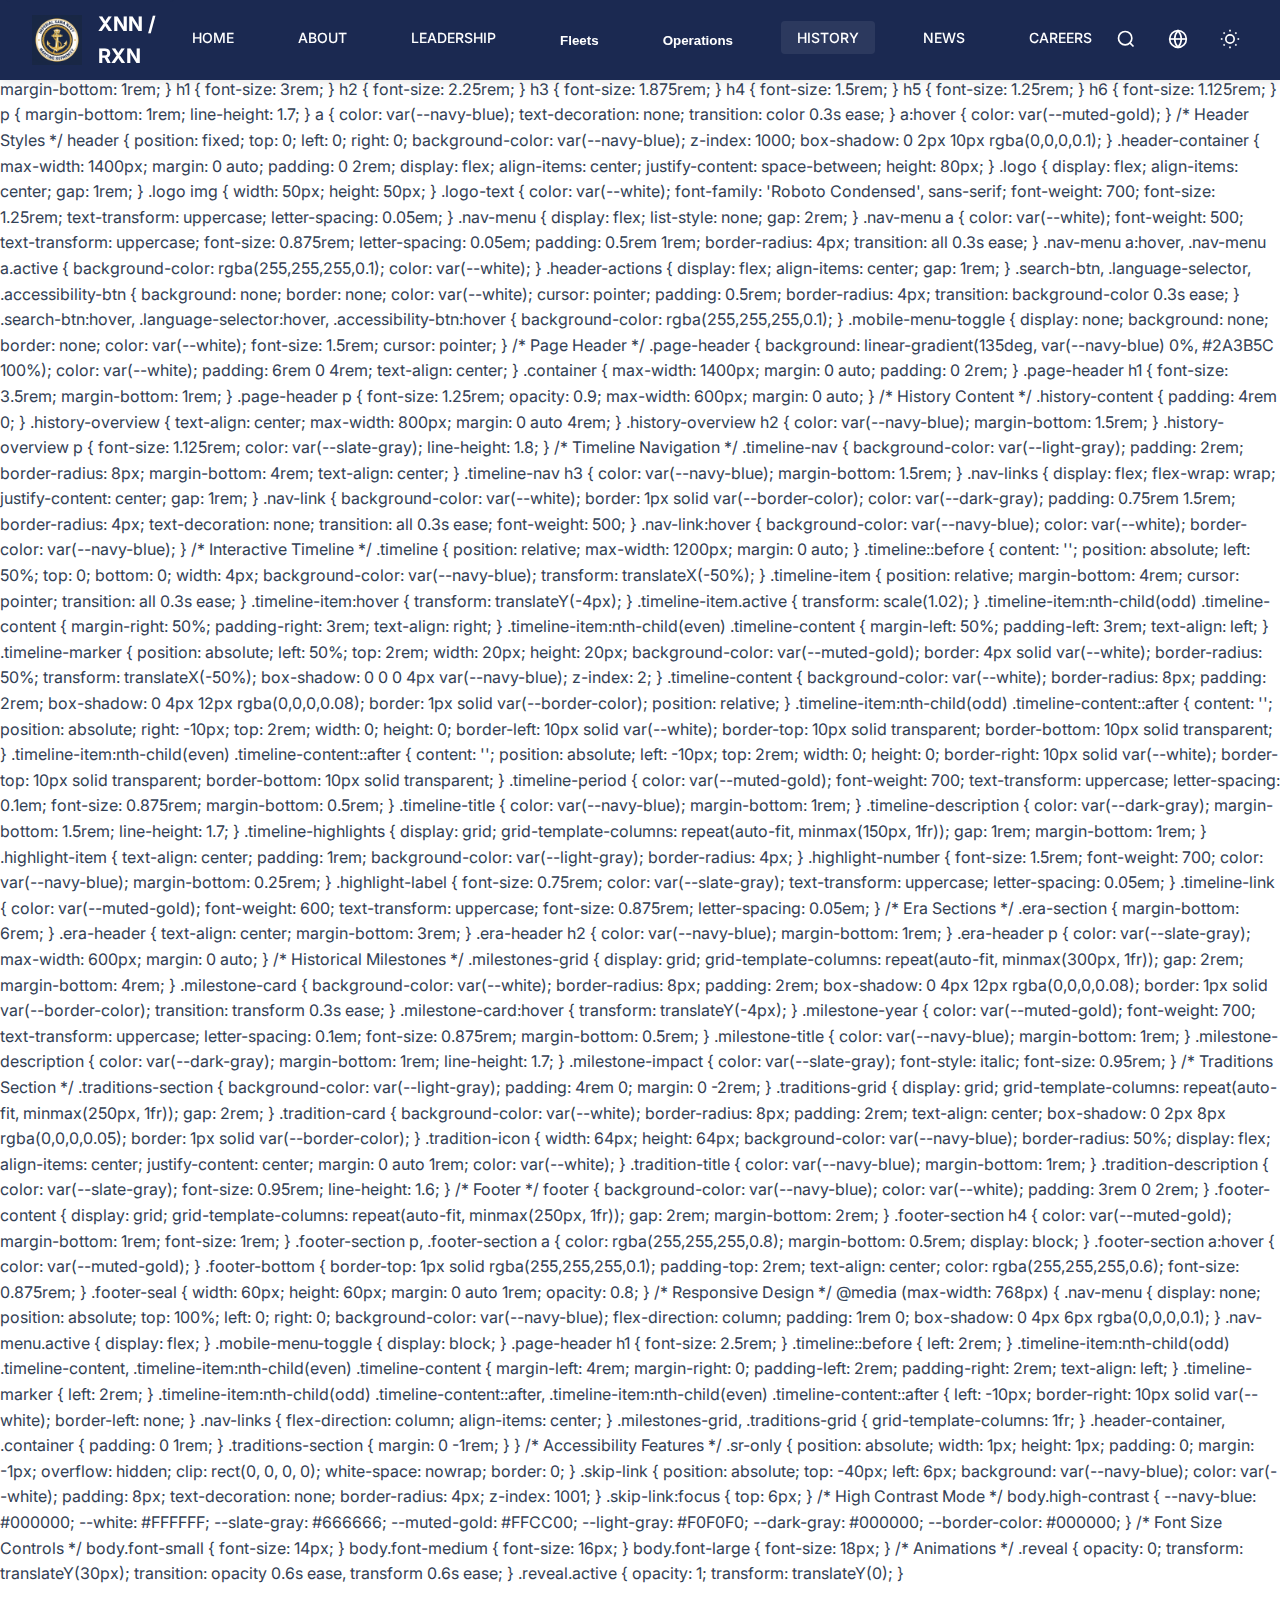
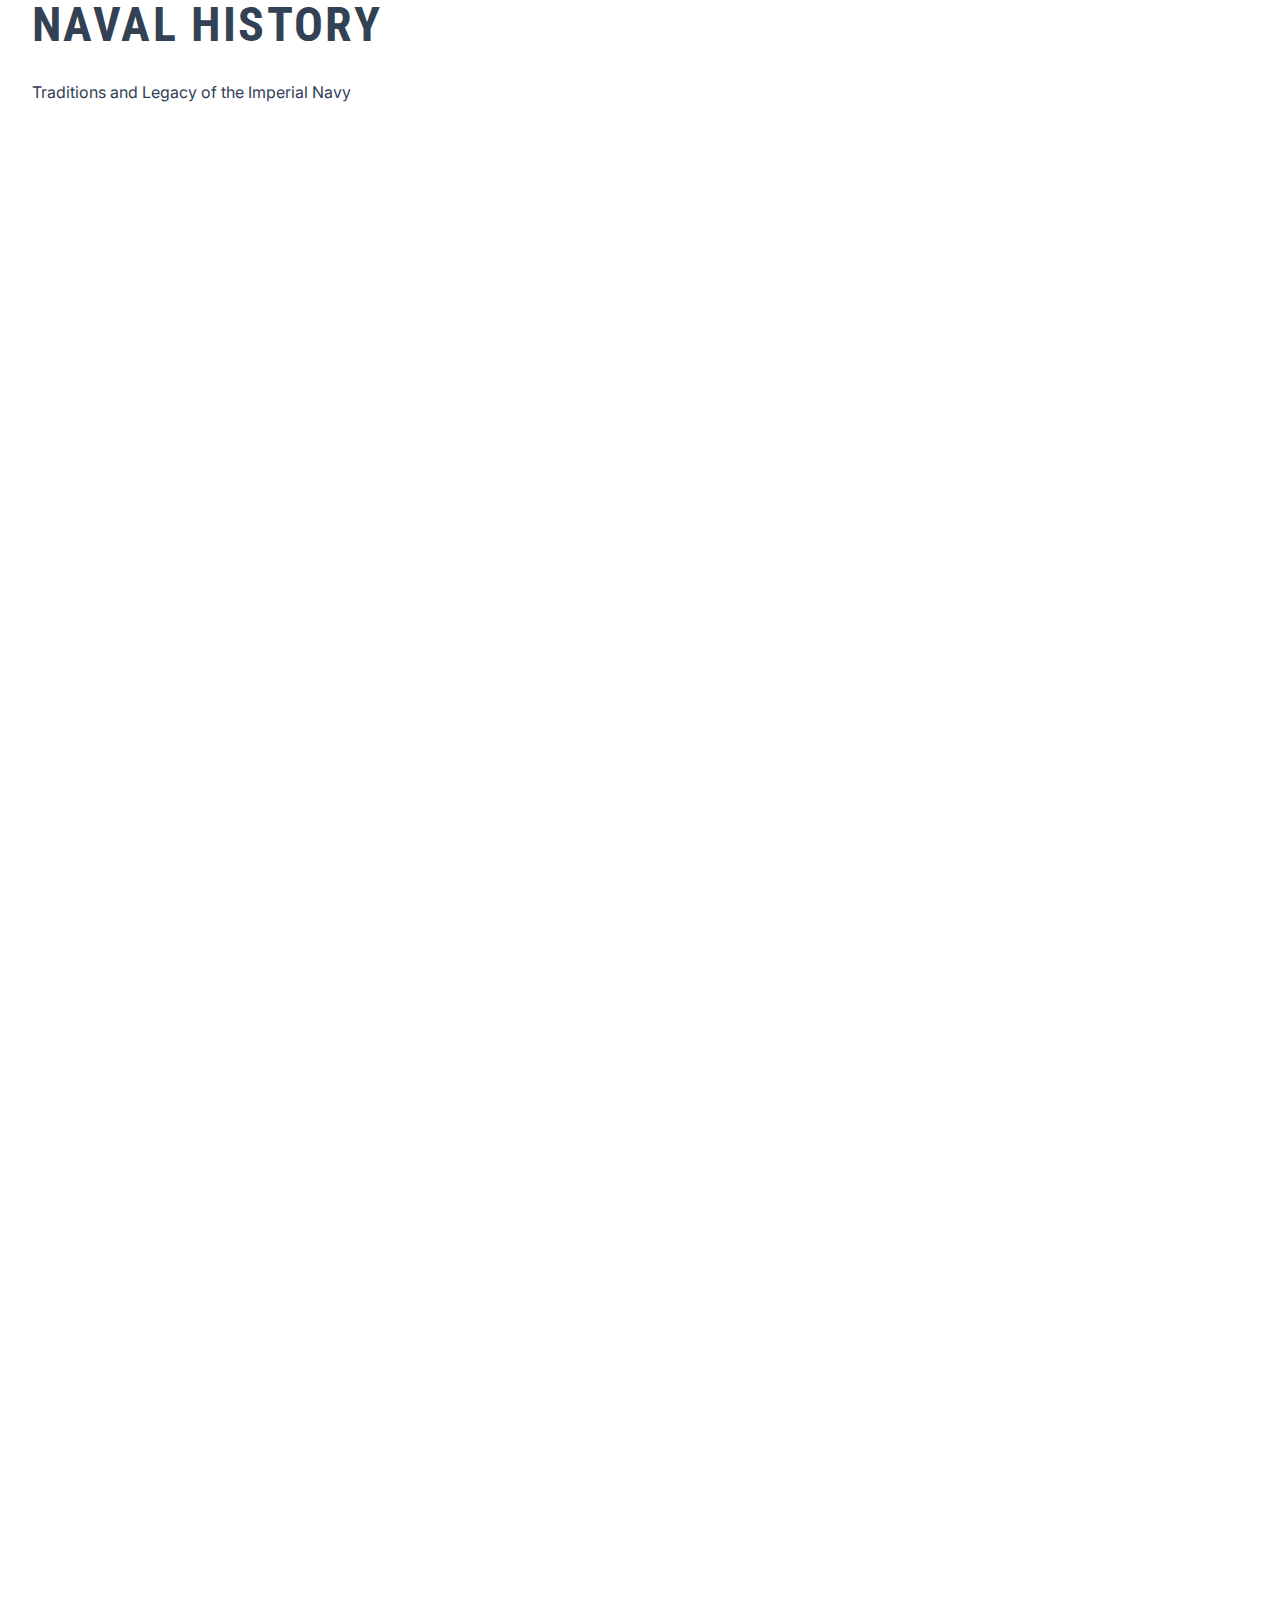
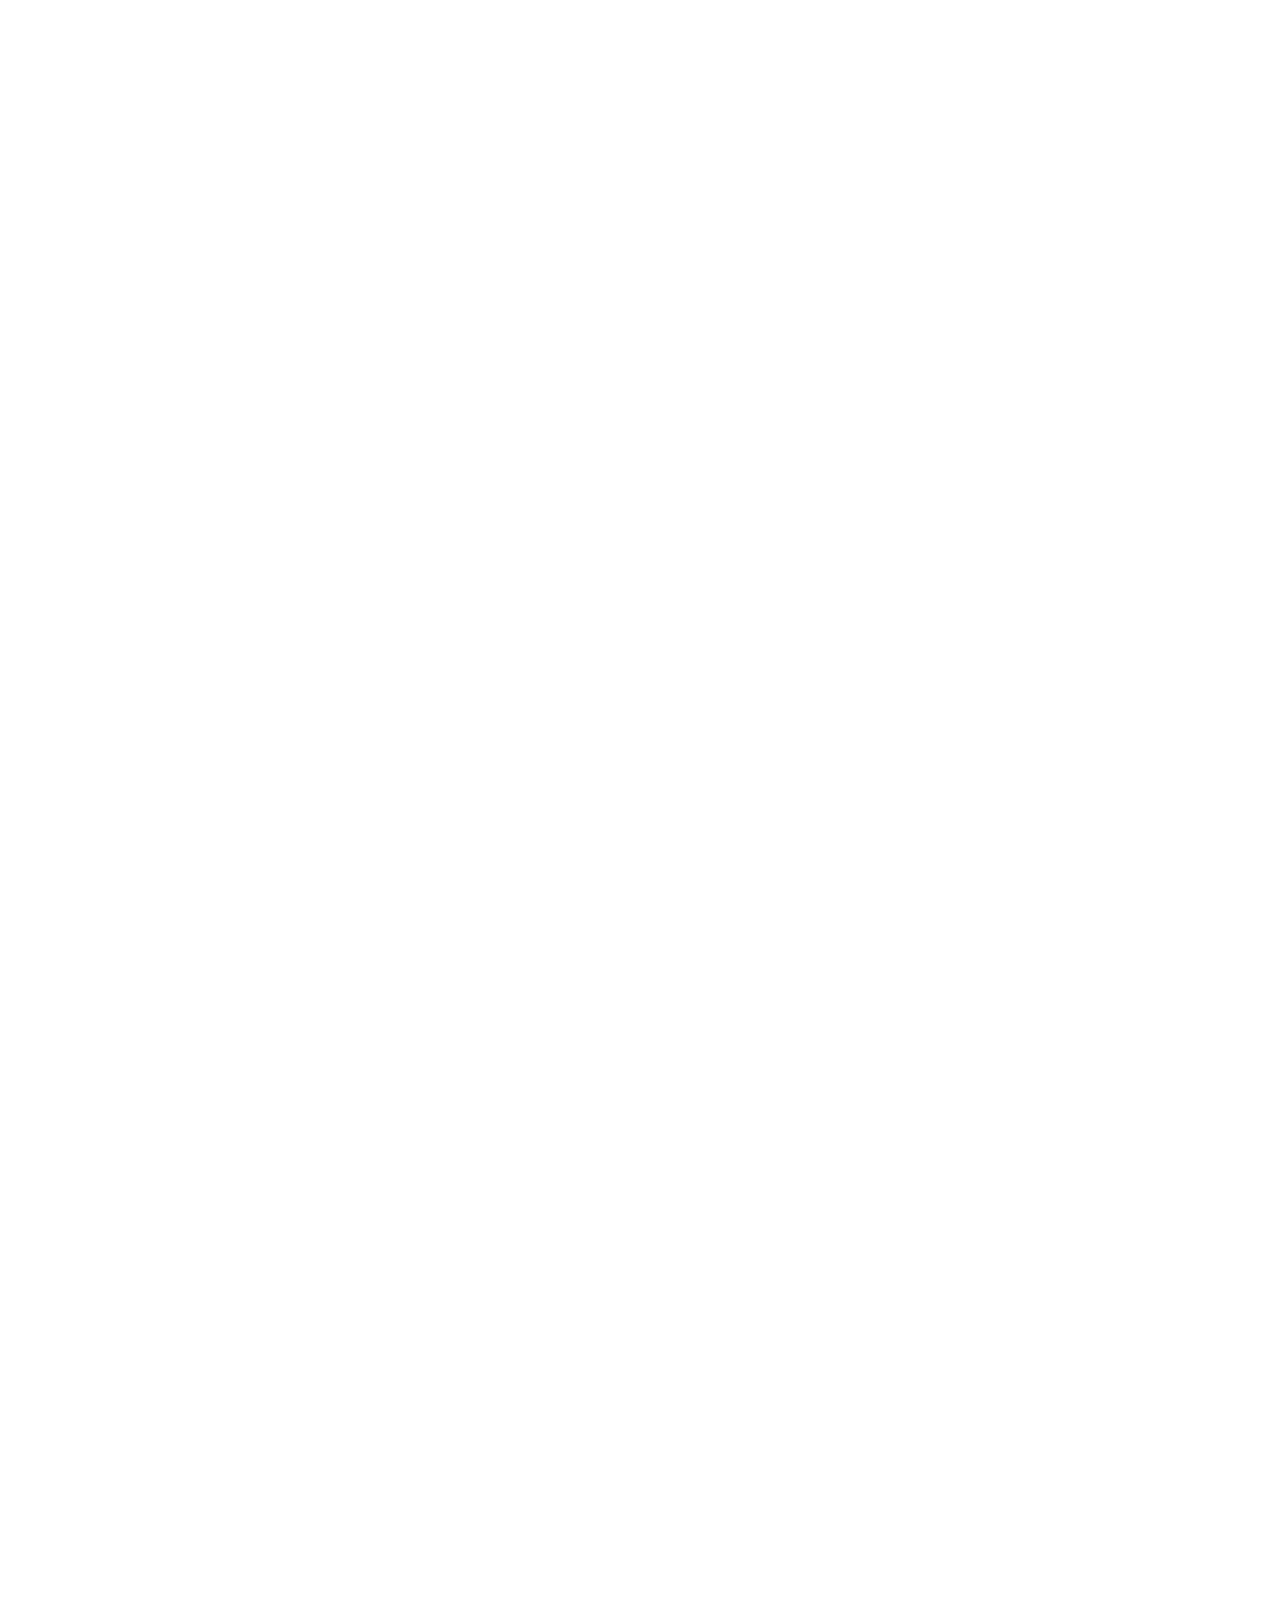
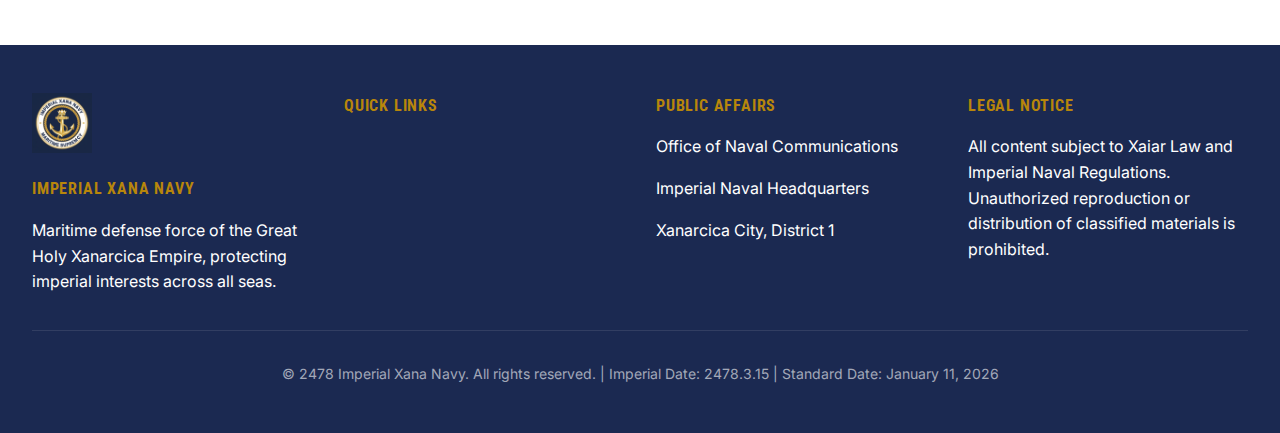
<file: history.html>
<!DOCTYPE html>
<html lang="en">
<head>
    <meta charset="UTF-8">
    <meta name="viewport" content="width=device-width, initial-scale=1.0">
    <title>History - Xana National Navy & Royal Xana Navy</title>
    <meta name="description" content="Explore the rich history and traditions of the Xana National Navy and Royal Xana Navy.">
    
    <!-- Fonts -->
    <link href="https://fonts.googleapis.com/css2?family=Inter:wght@400;500;600;700&family=Roboto+Condensed:wght@400;700&display=swap" rel="stylesheet">
    
    <link rel="stylesheet" href="styles.css">
        /* Base Styles */
        * {
            margin: 0;
            padding: 0;
            box-sizing: border-box;
        }

        :root {
            --navy-blue: #1B2951;
            --white: #FFFFFF;
            --slate-gray: #64748B;
            --muted-gold: #B8860B;
            --light-gray: #F8FAFC;
            --dark-gray: #334155;
            --border-color: #E2E8F0;
        }

        body {
            font-family: 'Inter', sans-serif;
            line-height: 1.6;
            color: var(--dark-gray);
            background-color: var(--white);
            padding-top: 80px;
        }

        h1, h2, h3, h4, h5, h6 {
            font-family: 'Roboto Condensed', sans-serif;
            font-weight: 700;
            text-transform: uppercase;
            letter-spacing: 0.05em;
            margin-bottom: 1rem;
        }

        h1 { font-size: 3rem; }
        h2 { font-size: 2.25rem; }
        h3 { font-size: 1.875rem; }
        h4 { font-size: 1.5rem; }
        h5 { font-size: 1.25rem; }
        h6 { font-size: 1.125rem; }

        p {
            margin-bottom: 1rem;
            line-height: 1.7;
        }

        a {
            color: var(--navy-blue);
            text-decoration: none;
            transition: color 0.3s ease;
        }

        a:hover {
            color: var(--muted-gold);
        }

        /* Header Styles */
        header {
            position: fixed;
            top: 0;
            left: 0;
            right: 0;
            background-color: var(--navy-blue);
            z-index: 1000;
            box-shadow: 0 2px 10px rgba(0,0,0,0.1);
        }

        .header-container {
            max-width: 1400px;
            margin: 0 auto;
            padding: 0 2rem;
            display: flex;
            align-items: center;
            justify-content: space-between;
            height: 80px;
        }

        .logo {
            display: flex;
            align-items: center;
            gap: 1rem;
        }

        .logo img {
            width: 50px;
            height: 50px;
        }

        .logo-text {
            color: var(--white);
            font-family: 'Roboto Condensed', sans-serif;
            font-weight: 700;
            font-size: 1.25rem;
            text-transform: uppercase;
            letter-spacing: 0.05em;
        }

        .nav-menu {
            display: flex;
            list-style: none;
            gap: 2rem;
        }

        .nav-menu a {
            color: var(--white);
            font-weight: 500;
            text-transform: uppercase;
            font-size: 0.875rem;
            letter-spacing: 0.05em;
            padding: 0.5rem 1rem;
            border-radius: 4px;
            transition: all 0.3s ease;
        }

        .nav-menu a:hover,
        .nav-menu a.active {
            background-color: rgba(255,255,255,0.1);
            color: var(--white);
        }

        .header-actions {
            display: flex;
            align-items: center;
            gap: 1rem;
        }

        .search-btn, .language-selector, .accessibility-btn {
            background: none;
            border: none;
            color: var(--white);
            cursor: pointer;
            padding: 0.5rem;
            border-radius: 4px;
            transition: background-color 0.3s ease;
        }

        .search-btn:hover, .language-selector:hover, .accessibility-btn:hover {
            background-color: rgba(255,255,255,0.1);
        }

        .mobile-menu-toggle {
            display: none;
            background: none;
            border: none;
            color: var(--white);
            font-size: 1.5rem;
            cursor: pointer;
        }

        /* Page Header */
        .page-header {
            background: linear-gradient(135deg, var(--navy-blue) 0%, #2A3B5C 100%);
            color: var(--white);
            padding: 6rem 0 4rem;
            text-align: center;
        }

        .container {
            max-width: 1400px;
            margin: 0 auto;
            padding: 0 2rem;
        }

        .page-header h1 {
            font-size: 3.5rem;
            margin-bottom: 1rem;
        }

        .page-header p {
            font-size: 1.25rem;
            opacity: 0.9;
            max-width: 600px;
            margin: 0 auto;
        }

        /* History Content */
        .history-content {
            padding: 4rem 0;
        }

        .history-overview {
            text-align: center;
            max-width: 800px;
            margin: 0 auto 4rem;
        }

        .history-overview h2 {
            color: var(--navy-blue);
            margin-bottom: 1.5rem;
        }

        .history-overview p {
            font-size: 1.125rem;
            color: var(--slate-gray);
            line-height: 1.8;
        }

        /* Timeline Navigation */
        .timeline-nav {
            background-color: var(--light-gray);
            padding: 2rem;
            border-radius: 8px;
            margin-bottom: 4rem;
            text-align: center;
        }

        .timeline-nav h3 {
            color: var(--navy-blue);
            margin-bottom: 1.5rem;
        }

        .nav-links {
            display: flex;
            flex-wrap: wrap;
            justify-content: center;
            gap: 1rem;
        }

        .nav-link {
            background-color: var(--white);
            border: 1px solid var(--border-color);
            color: var(--dark-gray);
            padding: 0.75rem 1.5rem;
            border-radius: 4px;
            text-decoration: none;
            transition: all 0.3s ease;
            font-weight: 500;
        }

        .nav-link:hover {
            background-color: var(--navy-blue);
            color: var(--white);
            border-color: var(--navy-blue);
        }

        /* Interactive Timeline */
        .timeline {
            position: relative;
            max-width: 1200px;
            margin: 0 auto;
        }

        .timeline::before {
            content: '';
            position: absolute;
            left: 50%;
            top: 0;
            bottom: 0;
            width: 4px;
            background-color: var(--navy-blue);
            transform: translateX(-50%);
        }

        .timeline-item {
            position: relative;
            margin-bottom: 4rem;
            cursor: pointer;
            transition: all 0.3s ease;
        }

        .timeline-item:hover {
            transform: translateY(-4px);
        }

        .timeline-item.active {
            transform: scale(1.02);
        }

        .timeline-item:nth-child(odd) .timeline-content {
            margin-right: 50%;
            padding-right: 3rem;
            text-align: right;
        }

        .timeline-item:nth-child(even) .timeline-content {
            margin-left: 50%;
            padding-left: 3rem;
            text-align: left;
        }

        .timeline-marker {
            position: absolute;
            left: 50%;
            top: 2rem;
            width: 20px;
            height: 20px;
            background-color: var(--muted-gold);
            border: 4px solid var(--white);
            border-radius: 50%;
            transform: translateX(-50%);
            box-shadow: 0 0 0 4px var(--navy-blue);
            z-index: 2;
        }

        .timeline-content {
            background-color: var(--white);
            border-radius: 8px;
            padding: 2rem;
            box-shadow: 0 4px 12px rgba(0,0,0,0.08);
            border: 1px solid var(--border-color);
            position: relative;
        }

        .timeline-item:nth-child(odd) .timeline-content::after {
            content: '';
            position: absolute;
            right: -10px;
            top: 2rem;
            width: 0;
            height: 0;
            border-left: 10px solid var(--white);
            border-top: 10px solid transparent;
            border-bottom: 10px solid transparent;
        }

        .timeline-item:nth-child(even) .timeline-content::after {
            content: '';
            position: absolute;
            left: -10px;
            top: 2rem;
            width: 0;
            height: 0;
            border-right: 10px solid var(--white);
            border-top: 10px solid transparent;
            border-bottom: 10px solid transparent;
        }

        .timeline-period {
            color: var(--muted-gold);
            font-weight: 700;
            text-transform: uppercase;
            letter-spacing: 0.1em;
            font-size: 0.875rem;
            margin-bottom: 0.5rem;
        }

        .timeline-title {
            color: var(--navy-blue);
            margin-bottom: 1rem;
        }

        .timeline-description {
            color: var(--dark-gray);
            margin-bottom: 1.5rem;
            line-height: 1.7;
        }

        .timeline-highlights {
            display: grid;
            grid-template-columns: repeat(auto-fit, minmax(150px, 1fr));
            gap: 1rem;
            margin-bottom: 1rem;
        }

        .highlight-item {
            text-align: center;
            padding: 1rem;
            background-color: var(--light-gray);
            border-radius: 4px;
        }

        .highlight-number {
            font-size: 1.5rem;
            font-weight: 700;
            color: var(--navy-blue);
            margin-bottom: 0.25rem;
        }

        .highlight-label {
            font-size: 0.75rem;
            color: var(--slate-gray);
            text-transform: uppercase;
            letter-spacing: 0.05em;
        }

        .timeline-link {
            color: var(--muted-gold);
            font-weight: 600;
            text-transform: uppercase;
            font-size: 0.875rem;
            letter-spacing: 0.05em;
        }

        /* Era Sections */
        .era-section {
            margin-bottom: 6rem;
        }

        .era-header {
            text-align: center;
            margin-bottom: 3rem;
        }

        .era-header h2 {
            color: var(--navy-blue);
            margin-bottom: 1rem;
        }

        .era-header p {
            color: var(--slate-gray);
            max-width: 600px;
            margin: 0 auto;
        }

        /* Historical Milestones */
        .milestones-grid {
            display: grid;
            grid-template-columns: repeat(auto-fit, minmax(300px, 1fr));
            gap: 2rem;
            margin-bottom: 4rem;
        }

        .milestone-card {
            background-color: var(--white);
            border-radius: 8px;
            padding: 2rem;
            box-shadow: 0 4px 12px rgba(0,0,0,0.08);
            border: 1px solid var(--border-color);
            transition: transform 0.3s ease;
        }

        .milestone-card:hover {
            transform: translateY(-4px);
        }

        .milestone-year {
            color: var(--muted-gold);
            font-weight: 700;
            text-transform: uppercase;
            letter-spacing: 0.1em;
            font-size: 0.875rem;
            margin-bottom: 0.5rem;
        }

        .milestone-title {
            color: var(--navy-blue);
            margin-bottom: 1rem;
        }

        .milestone-description {
            color: var(--dark-gray);
            margin-bottom: 1rem;
            line-height: 1.7;
        }

        .milestone-impact {
            color: var(--slate-gray);
            font-style: italic;
            font-size: 0.95rem;
        }

        /* Traditions Section */
        .traditions-section {
            background-color: var(--light-gray);
            padding: 4rem 0;
            margin: 0 -2rem;
        }

        .traditions-grid {
            display: grid;
            grid-template-columns: repeat(auto-fit, minmax(250px, 1fr));
            gap: 2rem;
        }

        .tradition-card {
            background-color: var(--white);
            border-radius: 8px;
            padding: 2rem;
            text-align: center;
            box-shadow: 0 2px 8px rgba(0,0,0,0.05);
            border: 1px solid var(--border-color);
        }

        .tradition-icon {
            width: 64px;
            height: 64px;
            background-color: var(--navy-blue);
            border-radius: 50%;
            display: flex;
            align-items: center;
            justify-content: center;
            margin: 0 auto 1rem;
            color: var(--white);
        }

        .tradition-title {
            color: var(--navy-blue);
            margin-bottom: 1rem;
        }

        .tradition-description {
            color: var(--slate-gray);
            font-size: 0.95rem;
            line-height: 1.6;
        }

        /* Footer */
        footer {
            background-color: var(--navy-blue);
            color: var(--white);
            padding: 3rem 0 2rem;
        }

        .footer-content {
            display: grid;
            grid-template-columns: repeat(auto-fit, minmax(250px, 1fr));
            gap: 2rem;
            margin-bottom: 2rem;
        }

        .footer-section h4 {
            color: var(--muted-gold);
            margin-bottom: 1rem;
            font-size: 1rem;
        }

        .footer-section p, .footer-section a {
            color: rgba(255,255,255,0.8);
            margin-bottom: 0.5rem;
            display: block;
        }

        .footer-section a:hover {
            color: var(--muted-gold);
        }

        .footer-bottom {
            border-top: 1px solid rgba(255,255,255,0.1);
            padding-top: 2rem;
            text-align: center;
            color: rgba(255,255,255,0.6);
            font-size: 0.875rem;
        }

        .footer-seal {
            width: 60px;
            height: 60px;
            margin: 0 auto 1rem;
            opacity: 0.8;
        }

        /* Responsive Design */
        @media (max-width: 768px) {
            .nav-menu {
                display: none;
                position: absolute;
                top: 100%;
                left: 0;
                right: 0;
                background-color: var(--navy-blue);
                flex-direction: column;
                padding: 1rem 0;
                box-shadow: 0 4px 6px rgba(0,0,0,0.1);
            }

            .nav-menu.active {
                display: flex;
            }

            .mobile-menu-toggle {
                display: block;
            }

            .page-header h1 {
                font-size: 2.5rem;
            }

            .timeline::before {
                left: 2rem;
            }

            .timeline-item:nth-child(odd) .timeline-content,
            .timeline-item:nth-child(even) .timeline-content {
                margin-left: 4rem;
                margin-right: 0;
                padding-left: 2rem;
                padding-right: 2rem;
                text-align: left;
            }

            .timeline-marker {
                left: 2rem;
            }

            .timeline-item:nth-child(odd) .timeline-content::after,
            .timeline-item:nth-child(even) .timeline-content::after {
                left: -10px;
                border-right: 10px solid var(--white);
                border-left: none;
            }

            .nav-links {
                flex-direction: column;
                align-items: center;
            }

            .milestones-grid,
            .traditions-grid {
                grid-template-columns: 1fr;
            }

            .header-container,
            .container {
                padding: 0 1rem;
            }

            .traditions-section {
                margin: 0 -1rem;
            }
        }

        /* Accessibility Features */
        .sr-only {
            position: absolute;
            width: 1px;
            height: 1px;
            padding: 0;
            margin: -1px;
            overflow: hidden;
            clip: rect(0, 0, 0, 0);
            white-space: nowrap;
            border: 0;
        }

        .skip-link {
            position: absolute;
            top: -40px;
            left: 6px;
            background: var(--navy-blue);
            color: var(--white);
            padding: 8px;
            text-decoration: none;
            border-radius: 4px;
            z-index: 1001;
        }

        .skip-link:focus {
            top: 6px;
        }

        /* High Contrast Mode */
        body.high-contrast {
            --navy-blue: #000000;
            --white: #FFFFFF;
            --slate-gray: #666666;
            --muted-gold: #FFCC00;
            --light-gray: #F0F0F0;
            --dark-gray: #000000;
            --border-color: #000000;
        }

        /* Font Size Controls */
        body.font-small { font-size: 14px; }
        body.font-medium { font-size: 16px; }
        body.font-large { font-size: 18px; }

        /* Animations */
        .reveal {
            opacity: 0;
            transform: translateY(30px);
            transition: opacity 0.6s ease, transform 0.6s ease;
        }

        .reveal.active {
            opacity: 1;
            transform: translateY(0);
        }
    </style>
</head>
<body>
    <a href="#main-content" class="skip-link">Skip to main content</a>
    
    <header>
        <div class="header-container">
            <div class="logo">
                <img src="resources/naval-seal.png" alt="Imperial Naval Seal">
                <span class="logo-text">XNN / RXN</span>
            </div>
            
            <nav role="navigation" aria-label="Primary navigation">
                <ul id="primary-nav" class="nav-menu" role="menubar">
                    <li role="none"><a role="menuitem" href="index.html">Home</a></li>
                    <li role="none"><a role="menuitem" href="about.html">About</a></li>
                    <li role="none"><a role="menuitem" href="leadership.html">Leadership</a></li>
                    <li role="none" class="has-flyout">
                        <button class="flyout-toggle" aria-haspopup="true" aria-expanded="false">Fleets</button>
                        <div class="flyout-panel" role="menu" aria-hidden="true">
                            <div class="flyout-column">
                                <a href="fleets.html">Fleet Overview</a>
                                <a href="fleets.html#order-of-battle">Order of Battle</a>
                            </div>
                            <div class="flyout-column">
                                <a href="fleets.html#carriers">Carriers</a>
                                <a href="fleets.html#submarines">Submarines</a>
                            </div>
                        </div>
                    </li>
                    <li role="none" class="has-flyout">
                        <button class="flyout-toggle" aria-haspopup="true" aria-expanded="false">Operations</button>
                        <div class="flyout-panel" role="menu" aria-hidden="true">
                            <div class="flyout-column">
                                <a href="operations.html">Operations Overview</a>
                                <a href="operations.html#deployments">Deployments</a>
                            </div>
                            <div class="flyout-column">
                                <a href="operations.html#rules-of-engagement">Rules of Engagement</a>
                                <a href="operations.html#security">Security</a>
                            </div>
                        </div>
                    </li>
                    <li role="none"><a role="menuitem" href="history.html" class="active">History</a></li>
                    <li role="none"><a role="menuitem" href="news.html">News</a></li>
                    <li role="none"><a role="menuitem" href="careers.html">Careers</a></li>
                </ul>
            </nav>
            
            <div class="header-actions">
                <button class="search-btn" aria-label="Search">
                    <svg width="20" height="20" viewBox="0 0 24 24" fill="none" stroke="currentColor" stroke-width="2">
                        <circle cx="11" cy="11" r="8"></circle>
                        <path d="m21 21-4.35-4.35"></path>
                    </svg>
                </button>
                <button class="language-selector" aria-label="Language">
                    <svg width="20" height="20" viewBox="0 0 24 24" fill="none" stroke="currentColor" stroke-width="2">
                        <circle cx="12" cy="12" r="10"></circle>
                        <line x1="2" y1="12" x2="22" y2="12"></line>
                        <path d="M12 2a15.3 15.3 0 0 1 4 10 15.3 15.3 0 0 1-4 10 15.3 15.3 0 0 1-4-10 15.3 15.3 0 0 1 4-10z"></path>
                    </svg>
                </button>
                <button class="accessibility-btn contrast-toggle" aria-label="High Contrast">
                    <svg width="20" height="20" viewBox="0 0 24 24" fill="none" stroke="currentColor" stroke-width="2">
                        <circle cx="12" cy="12" r="5"></circle>
                        <line x1="12" y1="1" x2="12" y2="3"></line>
                        <line x1="12" y1="21" x2="12" y2="23"></line>
                        <line x1="4.22" y1="4.22" x2="5.64" y2="5.64"></line>
                        <line x1="18.36" y1="18.36" x2="19.78" y2="19.78"></line>
                        <line x1="1" y1="12" x2="3" y2="12"></line>
                        <line x1="21" y1="12" x2="23" y2="12"></line>
                        <line x1="4.22" y1="19.78" x2="5.64" y2="18.36"></line>
                        <line x1="18.36" y1="5.64" x2="19.78" y2="4.22"></line>
                    </svg>
                </button>
                <button class="mobile-menu-toggle" aria-label="Menu">
                    ☰
                </button>
            </div>
        </div>
    </header>

    <!-- Search Overlay -->
    <div id="search-overlay" class="search-overlay" aria-hidden="true">
        <div class="search-container">
            <form id="site-search" role="search">
                <label for="site-search-input" class="sr-only">Search the site</label>
                <input id="site-search-input" class="search-input" type="search" placeholder="Search ships, news, and pages..." aria-label="Search the site" />
                <button type="submit" class="search-submit">Search</button>
            </form>
            <div id="search-results" class="search-results" role="region" aria-live="polite"></div>
        </div>
    </div>

    <main id="main-content">
        <section class="page-header">
            <div class="container">
                <h1>Naval History</h1>
                <p>Traditions and Legacy of the Imperial Navy</p>
            </div>
        </section>

        <section class="history-content">
            <div class="container">
                <div class="history-overview reveal">
                    <h2>Centuries of Maritime Excellence</h2>
                    <p>
                        The Imperial Navy traces its origins to the early maritime traditions of the Xanarcica 
                        Empire, evolving from coastal defense forces to a dominant naval power. Our history 
                        reflects the empire's growth, technological advancement, and unwavering commitment to 
                        maritime security and naval supremacy.
                    </p>
                </div>

                <!-- Timeline Navigation -->
                <div class="timeline-nav reveal">
                    <h3>Historical Periods</h3>
                    <div class="nav-links">
                        <a href="#founding-era" class="nav-link">Founding Era (2000-2200)</a>
                        <a href="#expansion-era" class="nav-link">Expansion Era (2200-2350)</a>
                        <a href="#industrial-era" class="nav-link">Industrial Era (2350-2450)</a>
                        <a href="#modern-era" class="nav-link">Modern Era (2450-Present)</a>
                    </div>
                </div>

                <!-- Interactive Timeline -->
                <div class="timeline reveal">
                    <!-- Founding Era -->
                    <div class="timeline-item active" id="founding-era">
                        <div class="timeline-marker"></div>
                        <div class="timeline-content">
                            <div class="timeline-period">Imperial Dates 2000-2200</div>
                            <h3 class="timeline-title">Founding Era: Birth of the Imperial Navy</h3>
                            <p class="timeline-description">
                                The early imperial navy emerged from the unification of coastal city-states under 
                                the First Emperor. Initial vessels were converted merchant ships equipped for 
                                defense against pirates and rival maritime powers. This period established the 
                                naval traditions that continue to this day.
                            </p>
                            <div class="timeline-highlights">
                                <div class="highlight-item">
                                    <div class="highlight-number">15</div>
                                    <div class="highlight-label">Initial Vessels</div>
                                </div>
                                <div class="highlight-item">
                                    <div class="highlight-number">3</div>
                                    <div class="highlight-label">Naval Bases</div>
                                </div>
                                <div class="highlight-item">
                                    <div class="highlight-number">200</div>
                                    <div class="highlight-label">Years</div>
                                </div>
                            </div>
                            <a href="#" class="timeline-link">Learn More →</a>
                        </div>
                    </div>

                    <!-- Expansion Era -->
                    <div class="timeline-item" id="expansion-era">
                        <div class="timeline-marker"></div>
                        <div class="timeline-content">
                            <div class="timeline-period">Imperial Dates 2200-2350</div>
                            <h3 class="timeline-title">Expansion Era: Growth of Maritime Power</h3>
                            <p class="timeline-description">
                                The navy expanded dramatically during the empire's territorial growth. Steam power 
                                revolutionized naval warfare, and the first ironclad vessels were commissioned. 
                                The Royal Xana Navy was established as a separate entity to serve crown interests 
                                directly.
                            </p>
                            <div class="timeline-highlights">
                                <div class="highlight-item">
                                    <div class="highlight-number">127</div>
                                    <div class="highlight-label">Fleet Vessels</div>
                                </div>
                                <div class="highlight-item">
                                    <div class="highlight-number">8</div>
                                    <div class="highlight-label">Naval Bases</div>
                                </div>
                                <div class="highlight-item">
                                    <div class="highlight-number">150</div>
                                    <div class="highlight-label">Years</div>
                                </div>
                            </div>
                            <a href="#" class="timeline-link">Learn More →</a>
                        </div>
                    </div>

                    <!-- Industrial Era -->
                    <div class="timeline-item" id="industrial-era">
                        <div class="timeline-marker"></div>
                        <div class="timeline-content">
                            <div class="timeline-period">Imperial Dates 2350-2450</div>
                            <h3 class="timeline-title">Industrial Era: Technological Revolution</h3>
                            <p class="timeline-description">
                                The industrial revolution transformed naval capabilities with steel hulls, advanced 
                                artillery, and eventually, aircraft carriers. The navy played crucial roles in 
                                major conflicts and established itself as a dominant regional maritime force. 
                                Naval aviation was introduced during this period.
                            </p>
                            <div class="timeline-highlights">
                                <div class="highlight-item">
                                    <div class="highlight-number">342</div>
                                    <div class="highlight-label">Modern Vessels</div>
                                </div>
                                <div class="highlight-item">
                                    <div class="highlight-number">15</div>
                                    <div class="highlight-label">Naval Bases</div>
                                </div>
                                <div class="highlight-item">
                                    <div class="highlight-number">100</div>
                                    <div class="highlight-label">Years</div>
                                </div>
                            </div>
                            <a href="#" class="timeline-link">Learn More →</a>
                        </div>
                    </div>

                    <!-- Modern Era -->
                    <div class="timeline-item" id="modern-era">
                        <div class="timeline-marker"></div>
                        <div class="timeline-content">
                            <div class="timeline-period">Imperial Dates 2450-Present</div>
                            <h3 class="timeline-title">Modern Era: Digital Age Navy</h3>
                            <p class="timeline-description">
                                The contemporary navy incorporates advanced digital systems, nuclear propulsion, 
                                and precision-guided weapons. Cyber warfare capabilities and space-based 
                                navigation systems represent the cutting edge of naval technology. The dual 
                                structure of XNN and RXN continues to serve imperial maritime interests.
                            </p>
                            <div class="timeline-highlights">
                                <div class="highlight-item">
                                    <div class="highlight-number">127</div>
                                    <div class="highlight-label">Current Fleet</div>
                                </div>
                                <div class="highlight-item">
                                    <div class="highlight-number">28</div>
                                    <div class="highlight-label">Naval Facilities</div>
                                </div>
                                <div class="highlight-item">
                                    <div class="highlight-number">28+</div>
                                    <div class="highlight-label">Years</div>
                                </div>
                            </div>
                            <a href="#" class="timeline-link">Learn More →</a>
                        </div>
                    </div>
                </div>

                <!-- Historical Milestones -->
                <div class="era-section reveal">
                    <div class="era-header">
                        <h2>Key Milestones</h2>
                        <p>Significant events that shaped the Imperial Navy</p>
                    </div>
                    
                    <div class="milestones-grid">
                        <div class="milestone-card">
                            <div class="milestone-year">2156</div>
                            <h4 class="milestone-title">Battle of Crimson Strait</h4>
                            <p class="milestone-description">
                                The first major naval victory that established imperial maritime dominance and 
                                secured crucial trade routes for the empire.
                            </p>
                            <p class="milestone-impact">
                                Established naval supremacy in regional waters
                            </p>
                        </div>

                        <div class="milestone-card">
                            <div class="milestone-year">2345</div>
                            <h4 class="milestone-title">Imperial Charter Signed</h4>
                            <p class="milestone-description">
                                The constitutional document that formally established the dual navy structure, 
                                creating both the Xana National Navy and Royal Xana Navy.
                            </p>
                            <p class="milestone-impact">
                                Created modern naval organizational structure
                            </p>
                        </div>

                        <div class="milestone-card">
                            <div class="milestone-year">2389</div>
                            <h4 class="milestone-title">First Ironclad Commissioned</h4>
                            <p class="milestone-description">
                                The IXN Iron Defender became the first armored warship in the imperial fleet, 
                                marking the transition to modern naval warfare.
                            </p>
                            <p class="milestone-impact">
                                Revolutionized naval combat capabilities
                            </p>
                        </div>

                        <div class="milestone-card">
                            <div class="milestone-year">2423</div>
                            <h4 class="milestone-title">Naval Aviation Established</h4>
                            <p class="milestone-description">
                                The first aircraft carrier, IXN Sky Guardian, was commissioned, establishing 
                                naval aviation as a key component of imperial sea power.
                            </p>
                            <p class="milestone-impact">
                                Created three-dimensional naval warfare
                            </p>
                        </div>

                        <div class="milestone-card">
                            <div class="milestone-year">2460</div>
                            <h4 class="milestone-title">Nuclear Fleet Launched</h4>
                            <p class="milestone-description">
                                The first nuclear-powered submarine, IXN Deep Hunter, entered service, 
                                providing the navy with unprecedented undersea capabilities.
                            </p>
                            <p class="milestone-impact">
                                Established undersea warfare dominance
                            </p>
                        </div>

                        <div class="milestone-card">
                            <div class="milestone-year">2472</div>
                            <h4 class="milestone-title">Digital Transformation</h4>
                            <p class="milestone-description">
                                Implementation of integrated digital command systems across the entire fleet, 
                                creating the network-centric navy of today.
                            </p>
                            <p class="milestone-impact">
                                Created modern network-centric warfare capability
                            </p>
                        </div>
                    </div>
                </div>

                <!-- Naval Traditions -->
                <div class="traditions-section reveal">
                    <div class="container">
                        <div class="era-header">
                            <h2>Naval Traditions</h2>
                            <p>Customs and ceremonies that define imperial naval culture</p>
                        </div>
                        
                        <div class="traditions-grid">
                            <div class="tradition-card">
                                <div class="tradition-icon">
                                    <svg width="24" height="24" viewBox="0 0 24 24" fill="none" stroke="currentColor" stroke-width="2">
                                        <path d="M12 2L2 7l10 5 10-5-10-5z"></path>
                                        <polyline points="2 17 12 22 22 17"></polyline>
                                        <polyline points="2 12 12 17 22 12"></polyline>
                                    </svg>
                                </div>
                                <h4 class="tradition-title">Ceremonial Colors</h4>
                                <p class="tradition-description">
                                    Daily raising and lowering of the imperial standard and naval ensign, 
                                    maintaining traditions dating to the founding era.
                                </p>
                            </div>

                            <div class="tradition-card">
                                <div class="tradition-icon">
                                    <svg width="24" height="24" viewBox="0 0 24 24" fill="none" stroke="currentColor" stroke-width="2">
                                        <path d="M17 21v-2a4 4 0 0 0-4-4H5a4 4 0 0 0-4 4v2"></path>
                                        <circle cx="9" cy="7" r="4"></circle>
                                        <path d="M23 21v-2a4 4 0 0 0-3-3.87"></path>
                                        <path d="M16 3.13a4 4 0 0 1 0 7.75"></path>
                                    </svg>
                                </div>
                                <h4 class="tradition-title">Crossing the Line</h4>
                                <p class="tradition-description">
                                    Ancient ceremony when vessels cross the equator, involving elaborate 
                                    rituals that induct sailors into the realm of King Neptune.
                                </p>
                            </div>

                            <div class="tradition-card">
                                <div class="tradition-icon">
                                    <svg width="24" height="24" viewBox="0 0 24 24" fill="none" stroke="currentColor" stroke-width="2">
                                        <path d="M12 2l3.09 6.26L22 9.27l-5 4.87 1.18 6.88L12 17.77l-6.18 3.25L7 14.14 2 9.27l6.91-1.01L12 2z"></path>
                                    </svg>
                                </div>
                                <h4 class="tradition-title">Commissioning Ceremony</h4>
                                <p class="tradition-description">
                                    Formal ceremony when new vessels enter service, including the blessing 
                                    of the ship and dedication to the protection of the empire.
                                </p>
                            </div>

                            <div class="tradition-card">
                                <div class="tradition-icon">
                                    <svg width="24" height="24" viewBox="0 0 24 24" fill="none" stroke="currentColor" stroke-width="2">
                                        <rect x="2" y="7" width="20" height="14" rx="2" ry="2"></rect>
                                        <path d="M16 21V5a2 2 0 0 0-2-2h-4a2 2 0 0 0-2 2v16"></path>
                                    </svg>
                                </div>
                                <h4 class="tradition-title">Ship's Bell</h4>
                                <p class="tradition-description">
                                    Every imperial vessel carries a bell that marks time, sounds alarms, and 
                                    serves as a ceremonial object during naval rituals and memorial services.
                                </p>
                            </div>
                        </div>
                    </div>
                </div>
            </div>
        </section>
    </main>

    <footer>
        <div class="container">
            <div class="footer-content">
                <div class="footer-section">
                    <img src="resources/naval-seal.png" alt="Imperial Naval Seal" class="footer-seal">
                    <h4>Imperial Xana Navy</h4>
                    <p>Maritime defense force of the Great Holy Xanarcica Empire, protecting imperial interests across all seas.</p>
                </div>
                
                <div class="footer-section">
                    <h4>Quick Links</h4>
                    <a href="about.html">About the Navy</a>
                    <a href="leadership.html">Leadership</a>
                    <a href="fleets.html">Fleet Information</a>
                    <a href="operations.html">Operations</a>
                    <a href="careers.html">Join the Navy</a>
                </div>
                
                <div class="footer-section">
                    <h4>Public Affairs</h4>
                    <p>Office of Naval Communications</p>
                    <p>Imperial Naval Headquarters</p>
                    <p>Xanarcica City, District 1</p>
                    <a href="mailto:public.affairs@xana.navy">public.affairs@xana.navy</a>
                </div>
                
                <div class="footer-section">
                    <h4>Legal Notice</h4>
                    <p>All content subject to Xaiar Law and Imperial Naval Regulations. Unauthorized reproduction or distribution of classified materials is prohibited.</p>
                    <a href="#" onclick="return false;">Privacy Policy</a>
                    <a href="#" onclick="return false;">Terms of Service</a>
                    <a href="#" onclick="return false;">Accessibility</a>
                </div>
            </div>
            
            <div class="footer-bottom">
                <p>&copy; 2478 Imperial Xana Navy. All rights reserved. | Imperial Date: 2478.3.15 | Standard Date: January 11, 2026</p>
            </div>
        </div>
    </footer>

    <script src="main.js"></script>
</body>
</html>
</file>
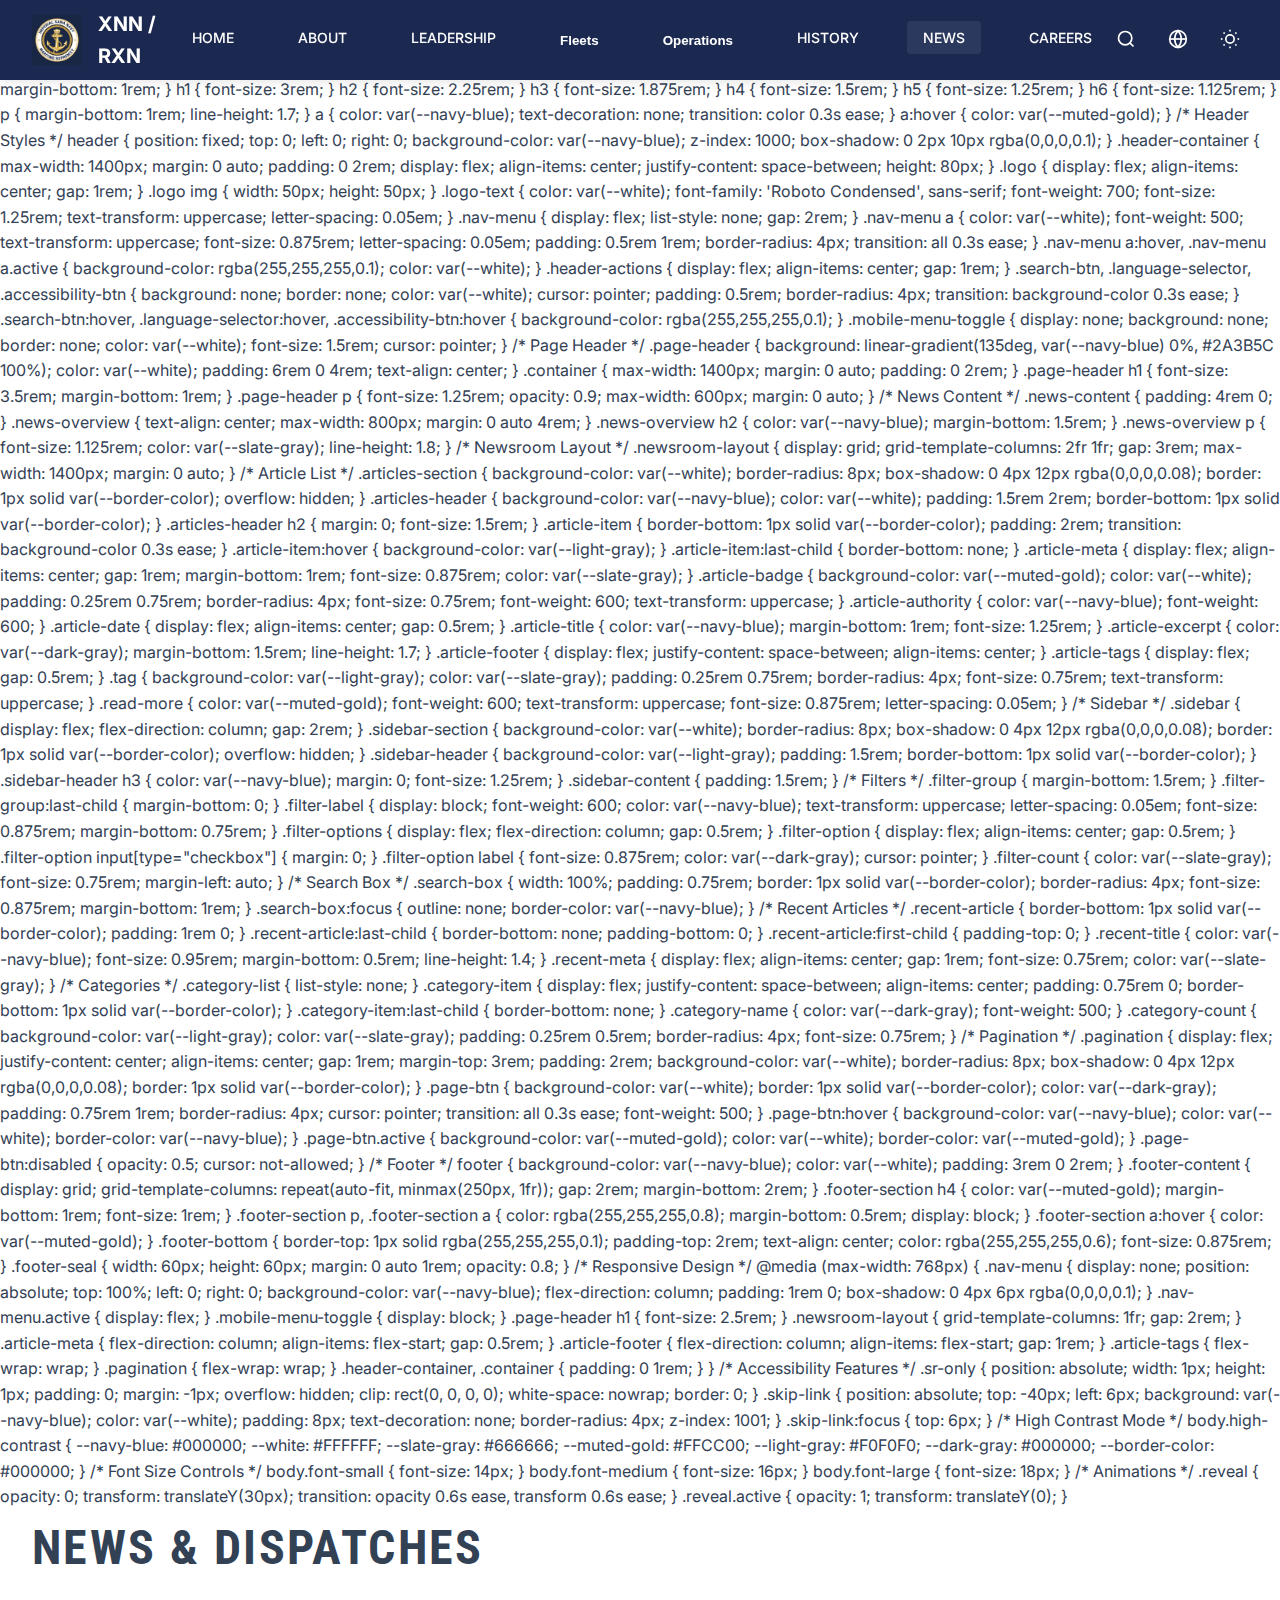
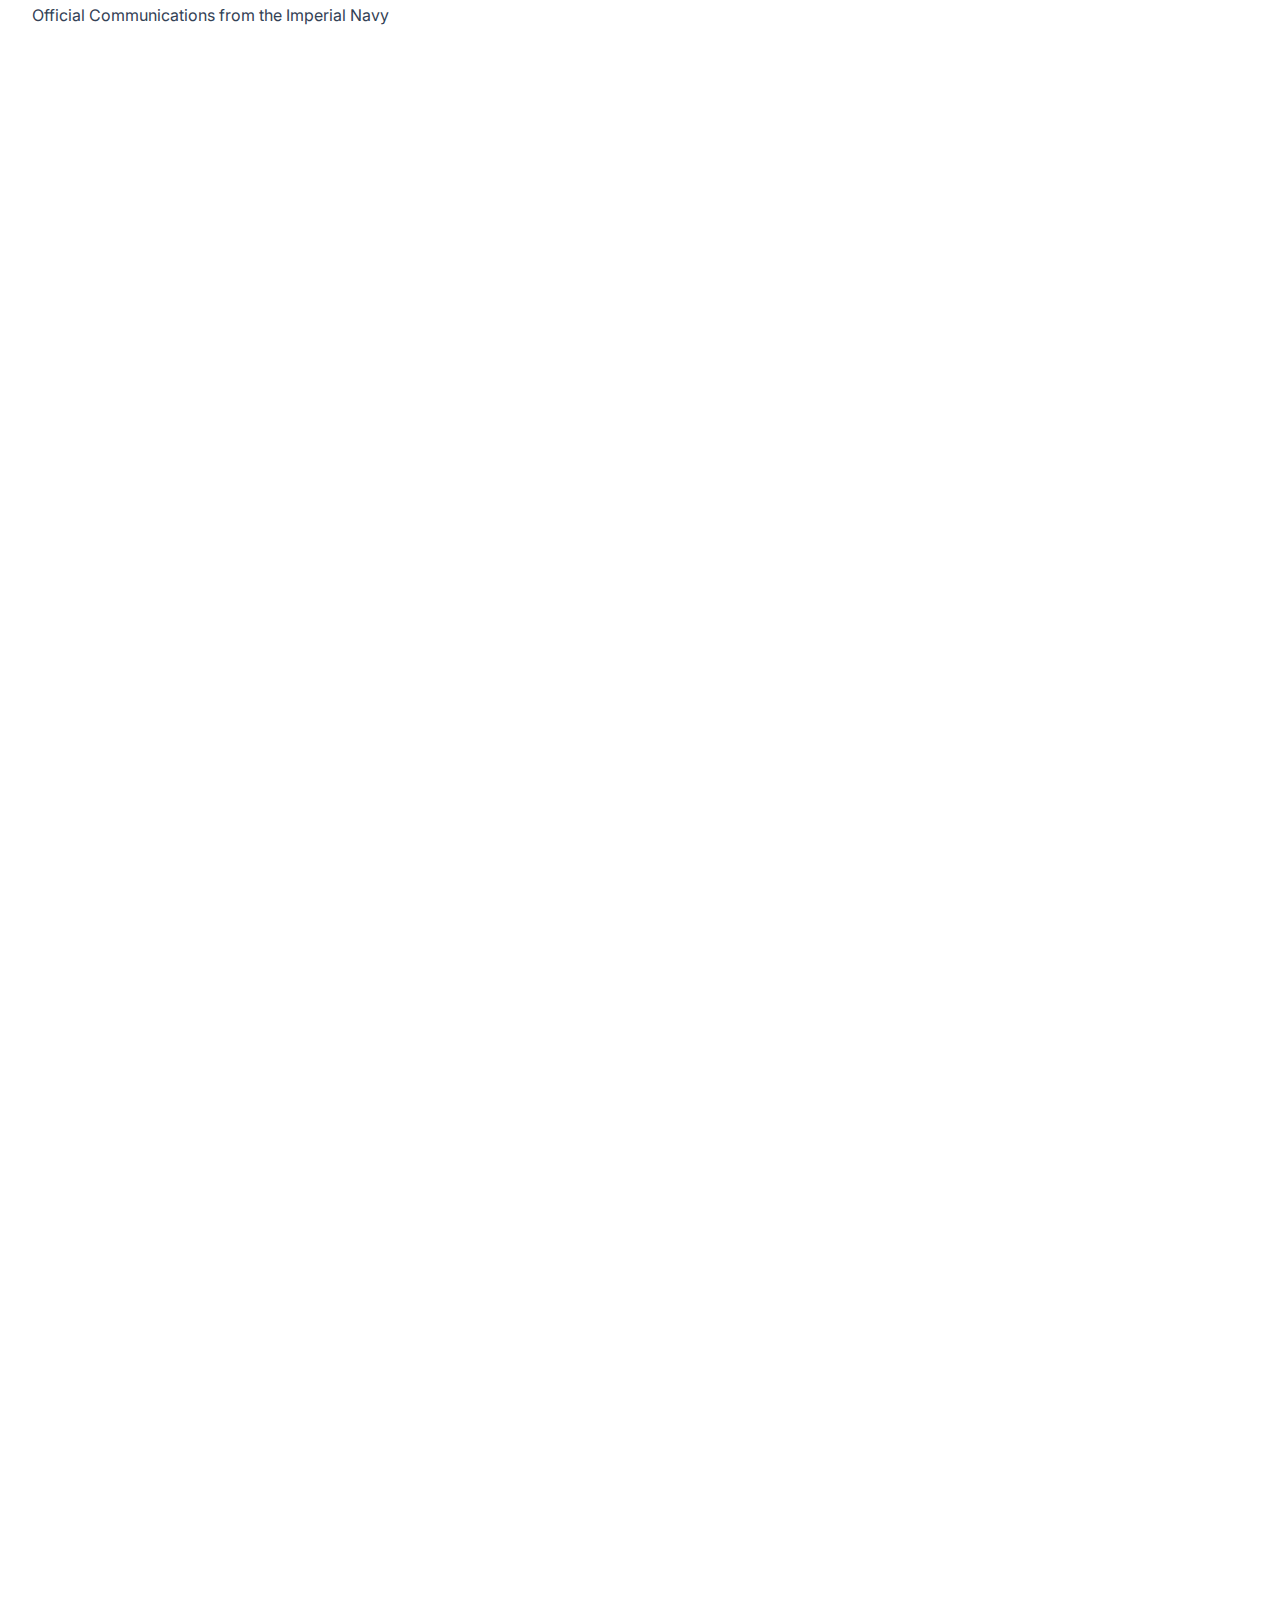
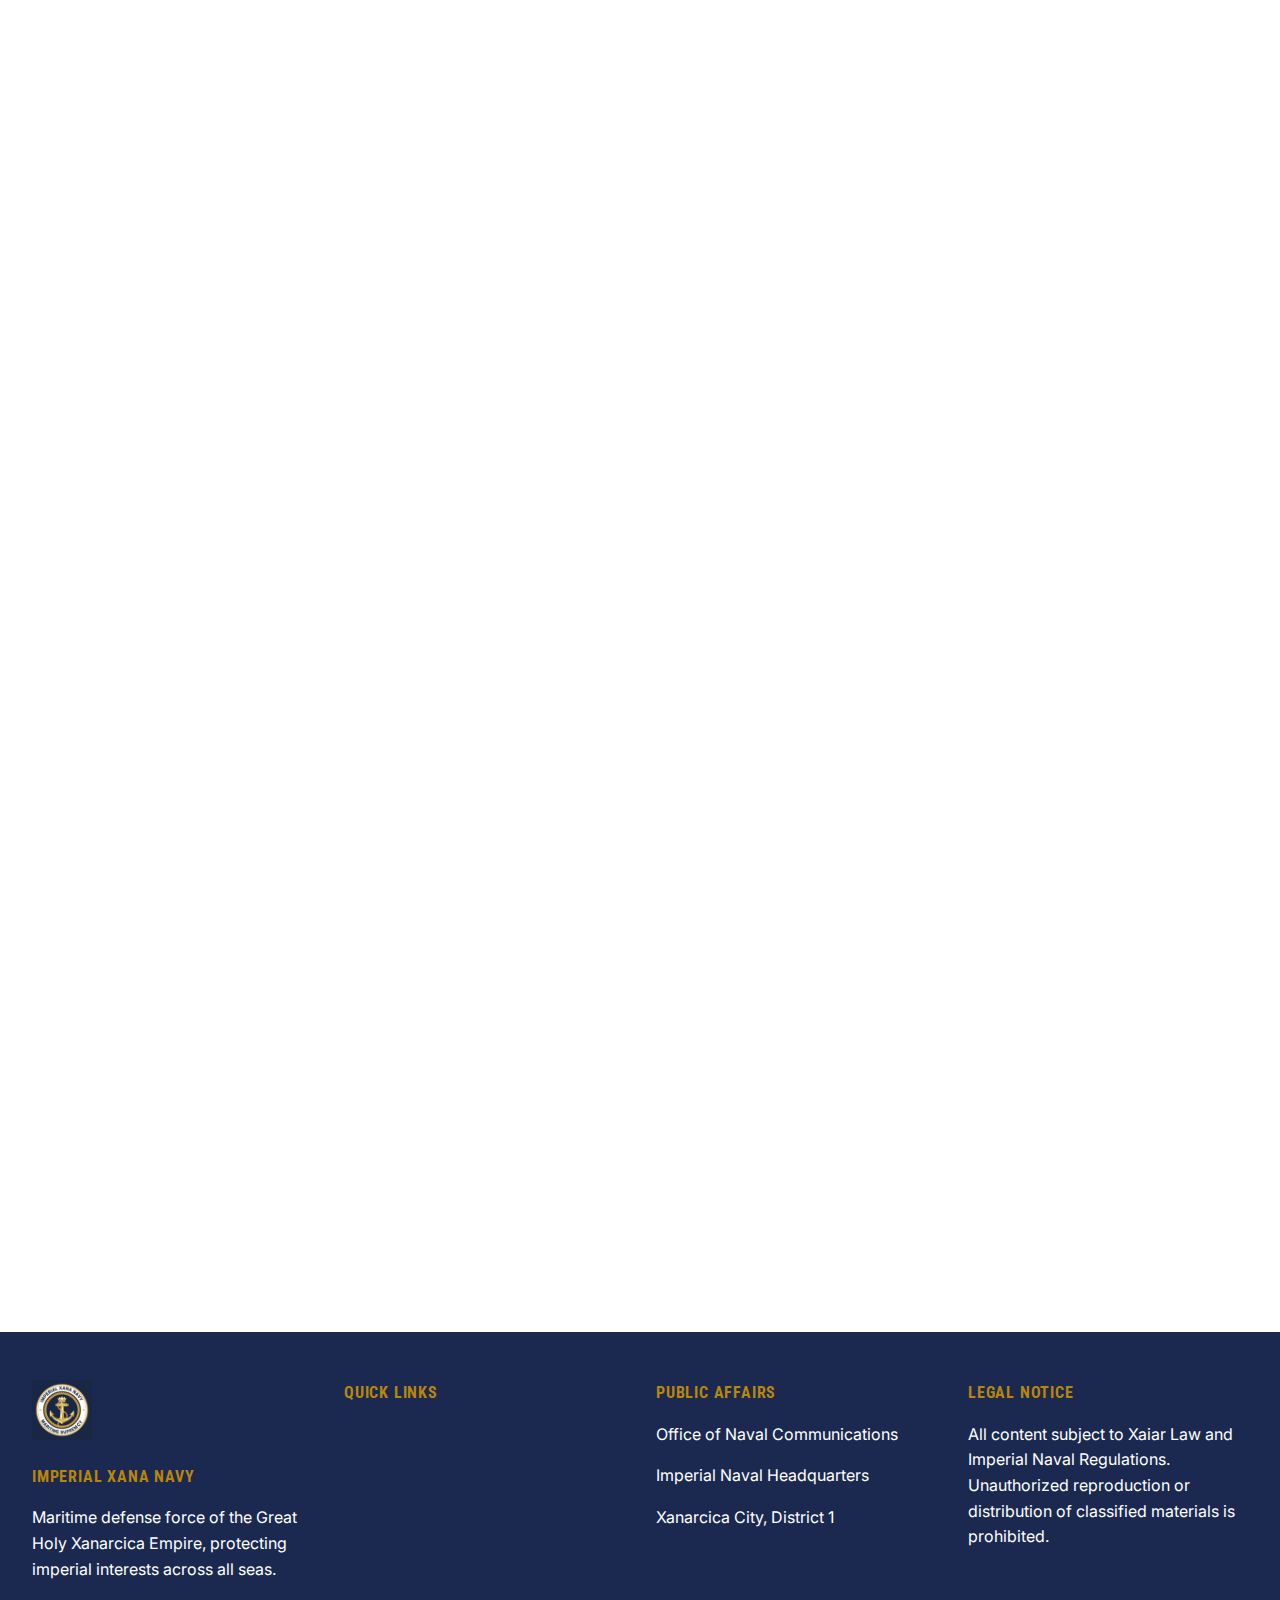
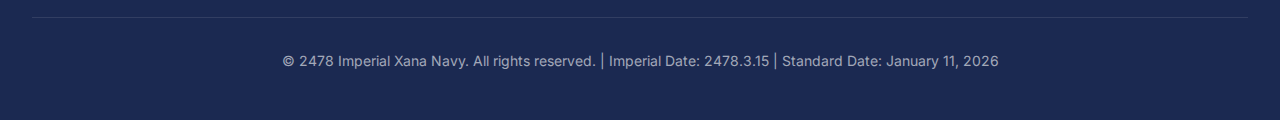
<file: news.html>
<!DOCTYPE html>
<html lang="en">
<head>
    <meta charset="UTF-8">
    <meta name="viewport" content="width=device-width, initial-scale=1.0">
    <title>News & Dispatches - Xana National Navy & Royal Xana Navy</title>
    <meta name="description" content="Official news releases and dispatches from the Xana National Navy and Royal Xana Navy.">
    
    <!-- Fonts -->
    <link href="https://fonts.googleapis.com/css2?family=Inter:wght@400;500;600;700&family=Roboto+Condensed:wght@400;700&display=swap" rel="stylesheet">
    
    <link rel="stylesheet" href="styles.css">
        /* Base Styles */
        * {
            margin: 0;
            padding: 0;
            box-sizing: border-box;
        }

        :root {
            --navy-blue: #1B2951;
            --white: #FFFFFF;
            --slate-gray: #64748B;
            --muted-gold: #B8860B;
            --light-gray: #F8FAFC;
            --dark-gray: #334155;
            --border-color: #E2E8F0;
        }

        body {
            font-family: 'Inter', sans-serif;
            line-height: 1.6;
            color: var(--dark-gray);
            background-color: var(--white);
            padding-top: 80px;
        }

        h1, h2, h3, h4, h5, h6 {
            font-family: 'Roboto Condensed', sans-serif;
            font-weight: 700;
            text-transform: uppercase;
            letter-spacing: 0.05em;
            margin-bottom: 1rem;
        }

        h1 { font-size: 3rem; }
        h2 { font-size: 2.25rem; }
        h3 { font-size: 1.875rem; }
        h4 { font-size: 1.5rem; }
        h5 { font-size: 1.25rem; }
        h6 { font-size: 1.125rem; }

        p {
            margin-bottom: 1rem;
            line-height: 1.7;
        }

        a {
            color: var(--navy-blue);
            text-decoration: none;
            transition: color 0.3s ease;
        }

        a:hover {
            color: var(--muted-gold);
        }

        /* Header Styles */
        header {
            position: fixed;
            top: 0;
            left: 0;
            right: 0;
            background-color: var(--navy-blue);
            z-index: 1000;
            box-shadow: 0 2px 10px rgba(0,0,0,0.1);
        }

        .header-container {
            max-width: 1400px;
            margin: 0 auto;
            padding: 0 2rem;
            display: flex;
            align-items: center;
            justify-content: space-between;
            height: 80px;
        }

        .logo {
            display: flex;
            align-items: center;
            gap: 1rem;
        }

        .logo img {
            width: 50px;
            height: 50px;
        }

        .logo-text {
            color: var(--white);
            font-family: 'Roboto Condensed', sans-serif;
            font-weight: 700;
            font-size: 1.25rem;
            text-transform: uppercase;
            letter-spacing: 0.05em;
        }

        .nav-menu {
            display: flex;
            list-style: none;
            gap: 2rem;
        }

        .nav-menu a {
            color: var(--white);
            font-weight: 500;
            text-transform: uppercase;
            font-size: 0.875rem;
            letter-spacing: 0.05em;
            padding: 0.5rem 1rem;
            border-radius: 4px;
            transition: all 0.3s ease;
        }

        .nav-menu a:hover,
        .nav-menu a.active {
            background-color: rgba(255,255,255,0.1);
            color: var(--white);
        }

        .header-actions {
            display: flex;
            align-items: center;
            gap: 1rem;
        }

        .search-btn, .language-selector, .accessibility-btn {
            background: none;
            border: none;
            color: var(--white);
            cursor: pointer;
            padding: 0.5rem;
            border-radius: 4px;
            transition: background-color 0.3s ease;
        }

        .search-btn:hover, .language-selector:hover, .accessibility-btn:hover {
            background-color: rgba(255,255,255,0.1);
        }

        .mobile-menu-toggle {
            display: none;
            background: none;
            border: none;
            color: var(--white);
            font-size: 1.5rem;
            cursor: pointer;
        }

        /* Page Header */
        .page-header {
            background: linear-gradient(135deg, var(--navy-blue) 0%, #2A3B5C 100%);
            color: var(--white);
            padding: 6rem 0 4rem;
            text-align: center;
        }

        .container {
            max-width: 1400px;
            margin: 0 auto;
            padding: 0 2rem;
        }

        .page-header h1 {
            font-size: 3.5rem;
            margin-bottom: 1rem;
        }

        .page-header p {
            font-size: 1.25rem;
            opacity: 0.9;
            max-width: 600px;
            margin: 0 auto;
        }

        /* News Content */
        .news-content {
            padding: 4rem 0;
        }

        .news-overview {
            text-align: center;
            max-width: 800px;
            margin: 0 auto 4rem;
        }

        .news-overview h2 {
            color: var(--navy-blue);
            margin-bottom: 1.5rem;
        }

        .news-overview p {
            font-size: 1.125rem;
            color: var(--slate-gray);
            line-height: 1.8;
        }

        /* Newsroom Layout */
        .newsroom-layout {
            display: grid;
            grid-template-columns: 2fr 1fr;
            gap: 3rem;
            max-width: 1400px;
            margin: 0 auto;
        }

        /* Article List */
        .articles-section {
            background-color: var(--white);
            border-radius: 8px;
            box-shadow: 0 4px 12px rgba(0,0,0,0.08);
            border: 1px solid var(--border-color);
            overflow: hidden;
        }

        .articles-header {
            background-color: var(--navy-blue);
            color: var(--white);
            padding: 1.5rem 2rem;
            border-bottom: 1px solid var(--border-color);
        }

        .articles-header h2 {
            margin: 0;
            font-size: 1.5rem;
        }

        .article-item {
            border-bottom: 1px solid var(--border-color);
            padding: 2rem;
            transition: background-color 0.3s ease;
        }

        .article-item:hover {
            background-color: var(--light-gray);
        }

        .article-item:last-child {
            border-bottom: none;
        }

        .article-meta {
            display: flex;
            align-items: center;
            gap: 1rem;
            margin-bottom: 1rem;
            font-size: 0.875rem;
            color: var(--slate-gray);
        }

        .article-badge {
            background-color: var(--muted-gold);
            color: var(--white);
            padding: 0.25rem 0.75rem;
            border-radius: 4px;
            font-size: 0.75rem;
            font-weight: 600;
            text-transform: uppercase;
        }

        .article-authority {
            color: var(--navy-blue);
            font-weight: 600;
        }

        .article-date {
            display: flex;
            align-items: center;
            gap: 0.5rem;
        }

        .article-title {
            color: var(--navy-blue);
            margin-bottom: 1rem;
            font-size: 1.25rem;
        }

        .article-excerpt {
            color: var(--dark-gray);
            margin-bottom: 1.5rem;
            line-height: 1.7;
        }

        .article-footer {
            display: flex;
            justify-content: space-between;
            align-items: center;
        }

        .article-tags {
            display: flex;
            gap: 0.5rem;
        }

        .tag {
            background-color: var(--light-gray);
            color: var(--slate-gray);
            padding: 0.25rem 0.75rem;
            border-radius: 4px;
            font-size: 0.75rem;
            text-transform: uppercase;
        }

        .read-more {
            color: var(--muted-gold);
            font-weight: 600;
            text-transform: uppercase;
            font-size: 0.875rem;
            letter-spacing: 0.05em;
        }

        /* Sidebar */
        .sidebar {
            display: flex;
            flex-direction: column;
            gap: 2rem;
        }

        .sidebar-section {
            background-color: var(--white);
            border-radius: 8px;
            box-shadow: 0 4px 12px rgba(0,0,0,0.08);
            border: 1px solid var(--border-color);
            overflow: hidden;
        }

        .sidebar-header {
            background-color: var(--light-gray);
            padding: 1.5rem;
            border-bottom: 1px solid var(--border-color);
        }

        .sidebar-header h3 {
            color: var(--navy-blue);
            margin: 0;
            font-size: 1.25rem;
        }

        .sidebar-content {
            padding: 1.5rem;
        }

        /* Filters */
        .filter-group {
            margin-bottom: 1.5rem;
        }

        .filter-group:last-child {
            margin-bottom: 0;
        }

        .filter-label {
            display: block;
            font-weight: 600;
            color: var(--navy-blue);
            text-transform: uppercase;
            letter-spacing: 0.05em;
            font-size: 0.875rem;
            margin-bottom: 0.75rem;
        }

        .filter-options {
            display: flex;
            flex-direction: column;
            gap: 0.5rem;
        }

        .filter-option {
            display: flex;
            align-items: center;
            gap: 0.5rem;
        }

        .filter-option input[type="checkbox"] {
            margin: 0;
        }

        .filter-option label {
            font-size: 0.875rem;
            color: var(--dark-gray);
            cursor: pointer;
        }

        .filter-count {
            color: var(--slate-gray);
            font-size: 0.75rem;
            margin-left: auto;
        }

        /* Search Box */
        .search-box {
            width: 100%;
            padding: 0.75rem;
            border: 1px solid var(--border-color);
            border-radius: 4px;
            font-size: 0.875rem;
            margin-bottom: 1rem;
        }

        .search-box:focus {
            outline: none;
            border-color: var(--navy-blue);
        }

        /* Recent Articles */
        .recent-article {
            border-bottom: 1px solid var(--border-color);
            padding: 1rem 0;
        }

        .recent-article:last-child {
            border-bottom: none;
            padding-bottom: 0;
        }

        .recent-article:first-child {
            padding-top: 0;
        }

        .recent-title {
            color: var(--navy-blue);
            font-size: 0.95rem;
            margin-bottom: 0.5rem;
            line-height: 1.4;
        }

        .recent-meta {
            display: flex;
            align-items: center;
            gap: 1rem;
            font-size: 0.75rem;
            color: var(--slate-gray);
        }

        /* Categories */
        .category-list {
            list-style: none;
        }

        .category-item {
            display: flex;
            justify-content: space-between;
            align-items: center;
            padding: 0.75rem 0;
            border-bottom: 1px solid var(--border-color);
        }

        .category-item:last-child {
            border-bottom: none;
        }

        .category-name {
            color: var(--dark-gray);
            font-weight: 500;
        }

        .category-count {
            background-color: var(--light-gray);
            color: var(--slate-gray);
            padding: 0.25rem 0.5rem;
            border-radius: 4px;
            font-size: 0.75rem;
        }

        /* Pagination */
        .pagination {
            display: flex;
            justify-content: center;
            align-items: center;
            gap: 1rem;
            margin-top: 3rem;
            padding: 2rem;
            background-color: var(--white);
            border-radius: 8px;
            box-shadow: 0 4px 12px rgba(0,0,0,0.08);
            border: 1px solid var(--border-color);
        }

        .page-btn {
            background-color: var(--white);
            border: 1px solid var(--border-color);
            color: var(--dark-gray);
            padding: 0.75rem 1rem;
            border-radius: 4px;
            cursor: pointer;
            transition: all 0.3s ease;
            font-weight: 500;
        }

        .page-btn:hover {
            background-color: var(--navy-blue);
            color: var(--white);
            border-color: var(--navy-blue);
        }

        .page-btn.active {
            background-color: var(--muted-gold);
            color: var(--white);
            border-color: var(--muted-gold);
        }

        .page-btn:disabled {
            opacity: 0.5;
            cursor: not-allowed;
        }

        /* Footer */
        footer {
            background-color: var(--navy-blue);
            color: var(--white);
            padding: 3rem 0 2rem;
        }

        .footer-content {
            display: grid;
            grid-template-columns: repeat(auto-fit, minmax(250px, 1fr));
            gap: 2rem;
            margin-bottom: 2rem;
        }

        .footer-section h4 {
            color: var(--muted-gold);
            margin-bottom: 1rem;
            font-size: 1rem;
        }

        .footer-section p, .footer-section a {
            color: rgba(255,255,255,0.8);
            margin-bottom: 0.5rem;
            display: block;
        }

        .footer-section a:hover {
            color: var(--muted-gold);
        }

        .footer-bottom {
            border-top: 1px solid rgba(255,255,255,0.1);
            padding-top: 2rem;
            text-align: center;
            color: rgba(255,255,255,0.6);
            font-size: 0.875rem;
        }

        .footer-seal {
            width: 60px;
            height: 60px;
            margin: 0 auto 1rem;
            opacity: 0.8;
        }

        /* Responsive Design */
        @media (max-width: 768px) {
            .nav-menu {
                display: none;
                position: absolute;
                top: 100%;
                left: 0;
                right: 0;
                background-color: var(--navy-blue);
                flex-direction: column;
                padding: 1rem 0;
                box-shadow: 0 4px 6px rgba(0,0,0,0.1);
            }

            .nav-menu.active {
                display: flex;
            }

            .mobile-menu-toggle {
                display: block;
            }

            .page-header h1 {
                font-size: 2.5rem;
            }

            .newsroom-layout {
                grid-template-columns: 1fr;
                gap: 2rem;
            }

            .article-meta {
                flex-direction: column;
                align-items: flex-start;
                gap: 0.5rem;
            }

            .article-footer {
                flex-direction: column;
                align-items: flex-start;
                gap: 1rem;
            }

            .article-tags {
                flex-wrap: wrap;
            }

            .pagination {
                flex-wrap: wrap;
            }

            .header-container,
            .container {
                padding: 0 1rem;
            }
        }

        /* Accessibility Features */
        .sr-only {
            position: absolute;
            width: 1px;
            height: 1px;
            padding: 0;
            margin: -1px;
            overflow: hidden;
            clip: rect(0, 0, 0, 0);
            white-space: nowrap;
            border: 0;
        }

        .skip-link {
            position: absolute;
            top: -40px;
            left: 6px;
            background: var(--navy-blue);
            color: var(--white);
            padding: 8px;
            text-decoration: none;
            border-radius: 4px;
            z-index: 1001;
        }

        .skip-link:focus {
            top: 6px;
        }

        /* High Contrast Mode */
        body.high-contrast {
            --navy-blue: #000000;
            --white: #FFFFFF;
            --slate-gray: #666666;
            --muted-gold: #FFCC00;
            --light-gray: #F0F0F0;
            --dark-gray: #000000;
            --border-color: #000000;
        }

        /* Font Size Controls */
        body.font-small { font-size: 14px; }
        body.font-medium { font-size: 16px; }
        body.font-large { font-size: 18px; }

        /* Animations */
        .reveal {
            opacity: 0;
            transform: translateY(30px);
            transition: opacity 0.6s ease, transform 0.6s ease;
        }

        .reveal.active {
            opacity: 1;
            transform: translateY(0);
        }
    </style>
</head>
<body>
    <a href="#main-content" class="skip-link">Skip to main content</a>
    
    <header>
        <div class="header-container">
            <div class="logo">
                <img src="resources/naval-seal.png" alt="Imperial Naval Seal">
                <span class="logo-text">XNN / RXN</span>
            </div>
            
            <nav role="navigation" aria-label="Primary navigation">
                <ul id="primary-nav" class="nav-menu" role="menubar">
                    <li role="none"><a role="menuitem" href="index.html">Home</a></li>
                    <li role="none"><a role="menuitem" href="about.html">About</a></li>
                    <li role="none"><a role="menuitem" href="leadership.html">Leadership</a></li>
                    <li role="none" class="has-flyout">
                        <button class="flyout-toggle" aria-haspopup="true" aria-expanded="false">Fleets</button>
                        <div class="flyout-panel" role="menu" aria-hidden="true">
                            <div class="flyout-column">
                                <a href="fleets.html">Fleet Overview</a>
                                <a href="fleets.html#order-of-battle">Order of Battle</a>
                            </div>
                            <div class="flyout-column">
                                <a href="fleets.html#carriers">Carriers</a>
                                <a href="fleets.html#submarines">Submarines</a>
                            </div>
                        </div>
                    </li>
                    <li role="none" class="has-flyout">
                        <button class="flyout-toggle" aria-haspopup="true" aria-expanded="false">Operations</button>
                        <div class="flyout-panel" role="menu" aria-hidden="true">
                            <div class="flyout-column">
                                <a href="operations.html">Operations Overview</a>
                                <a href="operations.html#deployments">Deployments</a>
                            </div>
                            <div class="flyout-column">
                                <a href="operations.html#rules-of-engagement">Rules of Engagement</a>
                                <a href="operations.html#security">Security</a>
                            </div>
                        </div>
                    </li>
                    <li role="none"><a role="menuitem" href="history.html">History</a></li>
                    <li role="none"><a role="menuitem" href="news.html" class="active">News</a></li>
                    <li role="none"><a role="menuitem" href="careers.html">Careers</a></li>
                </ul>
            </nav>
            
            <div class="header-actions">
                <button class="search-btn" aria-label="Search">
                    <svg width="20" height="20" viewBox="0 0 24 24" fill="none" stroke="currentColor" stroke-width="2">
                        <circle cx="11" cy="11" r="8"></circle>
                        <path d="m21 21-4.35-4.35"></path>
                    </svg>
                </button>
                <button class="language-selector" aria-label="Language">
                    <svg width="20" height="20" viewBox="0 0 24 24" fill="none" stroke="currentColor" stroke-width="2">
                        <circle cx="12" cy="12" r="10"></circle>
                        <line x1="2" y1="12" x2="22" y2="12"></line>
                        <path d="M12 2a15.3 15.3 0 0 1 4 10 15.3 15.3 0 0 1-4 10 15.3 15.3 0 0 1-4-10 15.3 15.3 0 0 1 4-10z"></path>
                    </svg>
                </button>
                <button class="accessibility-btn contrast-toggle" aria-label="High Contrast">
                    <svg width="20" height="20" viewBox="0 0 24 24" fill="none" stroke="currentColor" stroke-width="2">
                        <circle cx="12" cy="12" r="5"></circle>
                        <line x1="12" y1="1" x2="12" y2="3"></line>
                        <line x1="12" y1="21" x2="12" y2="23"></line>
                        <line x1="4.22" y1="4.22" x2="5.64" y2="5.64"></line>
                        <line x1="18.36" y1="18.36" x2="19.78" y2="19.78"></line>
                        <line x1="1" y1="12" x2="3" y2="12"></line>
                        <line x1="21" y1="12" x2="23" y2="12"></line>
                        <line x1="4.22" y1="19.78" x2="5.64" y2="18.36"></line>
                        <line x1="18.36" y1="5.64" x2="19.78" y2="4.22"></line>
                    </svg>
                </button>
                <button class="mobile-menu-toggle" aria-label="Menu">
                    ☰
                </button>
            </div>
        </div>
    </header>

    <!-- Search Overlay -->
    <div id="search-overlay" class="search-overlay" aria-hidden="true">
        <div class="search-container">
            <form id="site-search" role="search">
                <label for="site-search-input" class="sr-only">Search the site</label>
                <input id="site-search-input" class="search-input" type="search" placeholder="Search ships, news, and pages..." aria-label="Search the site" />
                <button type="submit" class="search-submit">Search</button>
            </form>
            <div id="search-results" class="search-results" role="region" aria-live="polite"></div>
        </div>
    </div>

    <main id="main-content">
        <section class="page-header">
            <div class="container">
                <h1>News & Dispatches</h1>
                <p>Official Communications from the Imperial Navy</p>
            </div>
        </section>

        <section class="news-content">
            <div class="container">
                <div class="news-overview reveal">
                    <h2>Naval Communications</h2>
                    <p>
                        Stay informed with the latest official announcements, operational updates, and 
                        press releases from the Imperial Navy. All communications are issued through 
                        official channels and represent the authoritative voice of naval leadership.
                    </p>
                </div>

                <!-- Newsroom Layout -->
                <div class="newsroom-layout">
                    <!-- Main Articles Section -->
                    <div class="articles-section reveal">
                        <div class="articles-header">
                            <h2>Latest Releases</h2>
                        </div>

                        <!-- Article 1 -->
                        <article class="article-item" id="article-1">
                            <div class="article-meta">
                                <span class="article-badge">Press Release</span>
                                <span class="article-authority">Office of the High Admiralty</span>
                                <div class="article-date">
                                    <svg width="16" height="16" viewBox="0 0 24 24" fill="none" stroke="currentColor" stroke-width="2">
                                        <circle cx="12" cy="12" r="10"></circle>
                                        <polyline points="12 6 12 12 16 14"></polyline>
                                    </svg>
                                    <span>Imperial Date 2478.3.15 | Standard Date January 11, 2026</span>
                                </div>
                            </div>
                            <h3 class="article-title">Royal Fleet Concludes Northern Maritime Exercise</h3>
                            <p class="article-excerpt">
                                The Royal Xana Navy confirms the conclusion of a multi-fleet maritime exercise conducted 
                                in the Northern Sea Zone. The exercise focused on command coordination, fleet endurance, 
                                and joint operational readiness with National Navy elements. All participating vessels 
                                returned without incident, demonstrating the high level of professionalism and 
                                capability of imperial naval forces.
                            </p>
                            <div class="article-footer">
                                <div class="article-tags">
                                    <span class="tag">Training</span>
                                    <span class="tag">Royal Navy</span>
                                    <span class="tag">Fleet Exercise</span>
                                </div>
                                <a href="#" class="read-more">Read Full Article →</a>
                            </div>
                        </article>

                        <!-- Article 2 -->
                        <article class="article-item">
                            <div class="article-meta">
                                <span class="article-badge">Operational Update</span>
                                <span class="article-authority">3rd Fleet Command</span>
                                <div class="article-date">
                                    <svg width="16" height="16" viewBox="0 0 24 24" fill="none" stroke="currentColor" stroke-width="2">
                                        <circle cx="12" cy="12" r="10"></circle>
                                        <polyline points="12 6 12 12 16 14"></polyline>
                                    </svg>
                                    <span>Imperial Date 2478.3.12 | Standard Date January 8, 2026</span>
                                </div>
                            </div>
                            <h3 class="article-title">Enhanced Maritime Security Patrols Begin</h3>
                            <p class="article-excerpt">
                                The Xana National Navy has commenced enhanced maritime security patrols in the Eastern 
                                Trade Corridor. These operations will focus on protecting imperial merchant vessels 
                                and ensuring freedom of navigation through critical shipping lanes. Additional 
                                destroyer groups have been deployed to support ongoing security efforts.
                            </p>
                            <div class="article-footer">
                                <div class="article-tags">
                                    <span class="tag">Operations</span>
                                    <span class="tag">Security</span>
                                    <span class="tag">Trade Protection</span>
                                </div>
                                <a href="#" class="read-more">Read Full Article →</a>
                            </div>
                        </article>

                        <!-- Article 3 -->
                        <article class="article-item">
                            <div class="article-meta">
                                <span class="article-badge">Personnel</span>
                                <span class="article-authority">Naval Personnel Command</span>
                                <div class="article-date">
                                    <svg width="16" height="16" viewBox="0 0 24 24" fill="none" stroke="currentColor" stroke-width="2">
                                        <circle cx="12" cy="12" r="10"></circle>
                                        <polyline points="12 6 12 12 16 14"></polyline>
                                    </svg>
                                    <span>Imperial Date 2478.3.10 | Standard Date January 6, 2026</span>
                                </div>
                            </div>
                            <h3 class="article-title">Naval Academy Announces New Officer Training Program</h3>
                            <p class="article-excerpt">
                                The Imperial Naval Academy has unveiled an enhanced officer training curriculum 
                                designed to prepare future naval leaders for modern maritime challenges. The program 
                                includes advanced coursework in cyber warfare, electronic systems, and joint operations 
                                planning. Applications for the next academic year are now being accepted.
                            </p>
                            <div class="article-footer">
                                <div class="article-tags">
                                    <span class="tag">Training</span>
                                    <span class="tag">Academy</span>
                                    <span class="tag">Officer Program</span>
                                </div>
                                <a href="#" class="read-more">Read Full Article →</a>
                            </div>
                        </article>

                        <!-- Article 4 -->
                        <article class="article-item">
                            <div class="article-meta">
                                <span class="article-badge">Diplomatic</span>
                                <span class="article-authority">Royal Xana Navy</span>
                                <div class="article-date">
                                    <svg width="16" height="16" viewBox="0 0 24 24" fill="none" stroke="currentColor" stroke-width="2">
                                        <circle cx="12" cy="12" r="10"></circle>
                                        <polyline points="12 6 12 12 16 14"></polyline>
                                    </svg>
                                    <span>Imperial Date 2478.3.8 | Standard Date January 4, 2026</span>
                                </div>
                            </div>
                            <h3 class="article-title">Royal Navy Completes State Visit to Allied Nation</h3>
                            <p class="article-excerpt">
                                The Royal Xana Navy vessel RXN Crown Defender has successfully completed a diplomatic 
                                mission to the Kingdom of Valdris, strengthening maritime partnerships and demonstrating 
                                imperial naval capabilities. The visit included joint exercises and ceremonial exchanges 
                                between naval forces.
                            </p>
                            <div class="article-footer">
                                <div class="article-tags">
                                    <span class="tag">Diplomacy</span>
                                    <span class="tag">Royal Navy</span>
                                    <span class="tag">Allied Relations</span>
                                </div>
                                <a href="#" class="read-more">Read Full Article →</a>
                            </div>
                        </article>

                        <!-- Article 5 -->
                        <article class="article-item">
                            <div class="article-meta">
                                <span class="article-badge">Technology</span>
                                <span class="article-authority">Naval Research Division</span>
                                <div class="article-date">
                                    <svg width="16" height="16" viewBox="0 0 24 24" fill="none" stroke="currentColor" stroke-width="2">
                                        <circle cx="12" cy="12" r="10"></circle>
                                        <polyline points="12 6 12 12 16 14"></polyline>
                                    </svg>
                                    <span>Imperial Date 2478.3.5 | Standard Date January 1, 2026</span>
                                </div>
                            </div>
                            <h3 class="article-title">New Radar System Enters Service</h3>
                            <p class="article-excerpt">
                                The Imperial Navy has begun deployment of the advanced XAR-47 radar system across 
                                the fleet. This next-generation technology provides enhanced detection capabilities, 
                                improved electronic countermeasures, and integrated network connectivity. Initial 
                                installations are being completed on destroyer and frigate vessels.
                            </p>
                            <div class="article-footer">
                                <div class="article-tags">
                                    <span class="tag">Technology</span>
                                    <span class="tag">Equipment</span>
                                    <span class="tag">Modernization</span>
                                </div>
                                <a href="#" class="read-more">Read Full Article →</a>
                            </div>
                        </article>
                    </div>

                    <!-- Pagination -->
                    <div class="pagination reveal">
                        <button class="page-btn" disabled>Previous</button>
                        <button class="page-btn active">1</button>
                        <button class="page-btn">2</button>
                        <button class="page-btn">3</button>
                        <button class="page-btn">4</button>
                        <button class="page-btn">5</button>
                        <button class="page-btn">Next</button>
                    </div>
                </div>

                <!-- Sidebar -->
                <div class="sidebar">
                    <!-- Search and Filters -->
                    <div class="sidebar-section reveal">
                        <div class="sidebar-header">
                            <h3>Search & Filter</h3>
                        </div>
                        <div class="sidebar-content">
                            <input type="text" class="search-box" placeholder="Search articles...">
                            
                            <div class="filter-group">
                                <label class="filter-label">Issuing Authority</label>
                                <div class="filter-options">
                                    <div class="filter-option">
                                        <input type="checkbox" id="auth-high-admiralty" checked>
                                        <label for="auth-high-admiralty">High Admiralty</label>
                                        <span class="filter-count">12</span>
                                    </div>
                                    <div class="filter-option">
                                        <input type="checkbox" id="auth-fleet-commands" checked>
                                        <label for="auth-fleet-commands">Fleet Commands</label>
                                        <span class="filter-count">8</span>
                                    </div>
                                    <div class="filter-option">
                                        <input type="checkbox" id="auth-personnel" checked>
                                        <label for="auth-personnel">Personnel Command</label>
                                        <span class="filter-count">5</span>
                                    </div>
                                    <div class="filter-option">
                                        <input type="checkbox" id="auth-research" checked>
                                        <label for="auth-research">Research Division</label>
                                        <span class="filter-count">3</span>
                                    </div>
                                </div>
                            </div>

                            <div class="filter-group">
                                <label class="filter-label">Content Type</label>
                                <div class="filter-options">
                                    <div class="filter-option">
                                        <input type="checkbox" id="type-press-release" checked>
                                        <label for="type-press-release">Press Releases</label>
                                        <span class="filter-count">15</span>
                                    </div>
                                    <div class="filter-option">
                                        <input type="checkbox" id="type-operational" checked>
                                        <label for="type-operational">Operational Updates</label>
                                        <span class="filter-count">7</span>
                                    </div>
                                    <div class="filter-option">
                                        <input type="checkbox" id="type-personnel" checked>
                                        <label for="type-personnel">Personnel News</label>
                                        <span class="filter-count">4</span>
                                    </div>
                                    <div class="filter-option">
                                        <input type="checkbox" id="type-technology" checked>
                                        <label for="type-technology">Technology</label>
                                        <span class="filter-count">2</span>
                                    </div>
                                </div>
                            </div>

                            <div class="filter-group">
                                <label class="filter-label">Fleet</label>
                                <div class="filter-options">
                                    <div class="filter-option">
                                        <input type="checkbox" id="fleet-xnn" checked>
                                        <label for="fleet-xnn">Xana National Navy</label>
                                        <span class="filter-count">18</span>
                                    </div>
                                    <div class="filter-option">
                                        <input type="checkbox" id="fleet-rxn" checked>
                                        <label for="fleet-rxn">Royal Xana Navy</label>
                                        <span class="filter-count">10</span>
                                    </div>
                                </div>
                            </div>
                        </div>
                    </div>

                    <!-- Recent Articles -->
                    <div class="sidebar-section reveal">
                        <div class="sidebar-header">
                            <h3>Recent Articles</h3>
                        </div>
                        <div class="sidebar-content">
                            <div class="recent-article">
                                <h4 class="recent-title">Naval Academy Announces New Officer Training Program</h4>
                                <div class="recent-meta">
                                    <span>Imperial Date 2478.3.10</span>
                                    <span>Personnel Command</span>
                                </div>
                            </div>
                            <div class="recent-article">
                                <h4 class="recent-title">Enhanced Maritime Security Patrols Begin</h4>
                                <div class="recent-meta">
                                    <span>Imperial Date 2478.3.12</span>
                                    <span>3rd Fleet Command</span>
                                </div>
                            </div>
                            <div class="recent-article">
                                <h4 class="recent-title">New Radar System Enters Service</h4>
                                <div class="recent-meta">
                                    <span>Imperial Date 2478.3.5</span>
                                    <span>Research Division</span>
                                </div>
                            </div>
                            <div class="recent-article">
                                <h4 class="recent-title">Royal Navy Completes State Visit</h4>
                                <div class="recent-meta">
                                    <span>Imperial Date 2478.3.8</span>
                                    <span>Royal Xana Navy</span>
                                </div>
                            </div>
                        </div>
                    </div>

                    <!-- Categories -->
                    <div class="sidebar-section reveal">
                        <div class="sidebar-header">
                            <h3>Categories</h3>
                        </div>
                        <div class="sidebar-content">
                            <ul class="category-list">
                                <li class="category-item">
                                    <span class="category-name">Operations</span>
                                    <span class="category-count">25</span>
                                </li>
                                <li class="category-item">
                                    <span class="category-name">Training</span>
                                    <span class="category-count">18</span>
                                </li>
                                <li class="category-item">
                                    <span class="category-name">Personnel</span>
                                    <span class="category-count">15</span>
                                </li>
                                <li class="category-item">
                                    <span class="category-name">Technology</span>
                                    <span class="category-count">12</span>
                                </li>
                                <li class="category-item">
                                    <span class="category-name">Diplomacy</span>
                                    <span class="category-count">8</span>
                                </li>
                                <li class="category-item">
                                    <span class="category-name">History</span>
                                    <span class="category-count">6</span>
                                </li>
                            </ul>
                        </div>
                    </div>
                </div>
            </div>
        </section>
    </main>

    <footer>
        <div class="container">
            <div class="footer-content">
                <div class="footer-section">
                    <img src="resources/naval-seal.png" alt="Imperial Naval Seal" class="footer-seal">
                    <h4>Imperial Xana Navy</h4>
                    <p>Maritime defense force of the Great Holy Xanarcica Empire, protecting imperial interests across all seas.</p>
                </div>
                
                <div class="footer-section">
                    <h4>Quick Links</h4>
                    <a href="about.html">About the Navy</a>
                    <a href="leadership.html">Leadership</a>
                    <a href="fleets.html">Fleet Information</a>
                    <a href="operations.html">Operations</a>
                    <a href="careers.html">Join the Navy</a>
                </div>
                
                <div class="footer-section">
                    <h4>Public Affairs</h4>
                    <p>Office of Naval Communications</p>
                    <p>Imperial Naval Headquarters</p>
                    <p>Xanarcica City, District 1</p>
                    <a href="mailto:public.affairs@xana.navy">public.affairs@xana.navy</a>
                </div>
                
                <div class="footer-section">
                    <h4>Legal Notice</h4>
                    <p>All content subject to Xaiar Law and Imperial Naval Regulations. Unauthorized reproduction or distribution of classified materials is prohibited.</p>
                    <a href="#" onclick="return false;">Privacy Policy</a>
                    <a href="#" onclick="return false;">Terms of Service</a>
                    <a href="#" onclick="return false;">Accessibility</a>
                </div>
            </div>
            
            <div class="footer-bottom">
                <p>&copy; 2478 Imperial Xana Navy. All rights reserved. | Imperial Date: 2478.3.15 | Standard Date: January 11, 2026</p>
            </div>
        </div>
    </footer>

    <script src="main.js"></script>
</body>
</html>
</file>
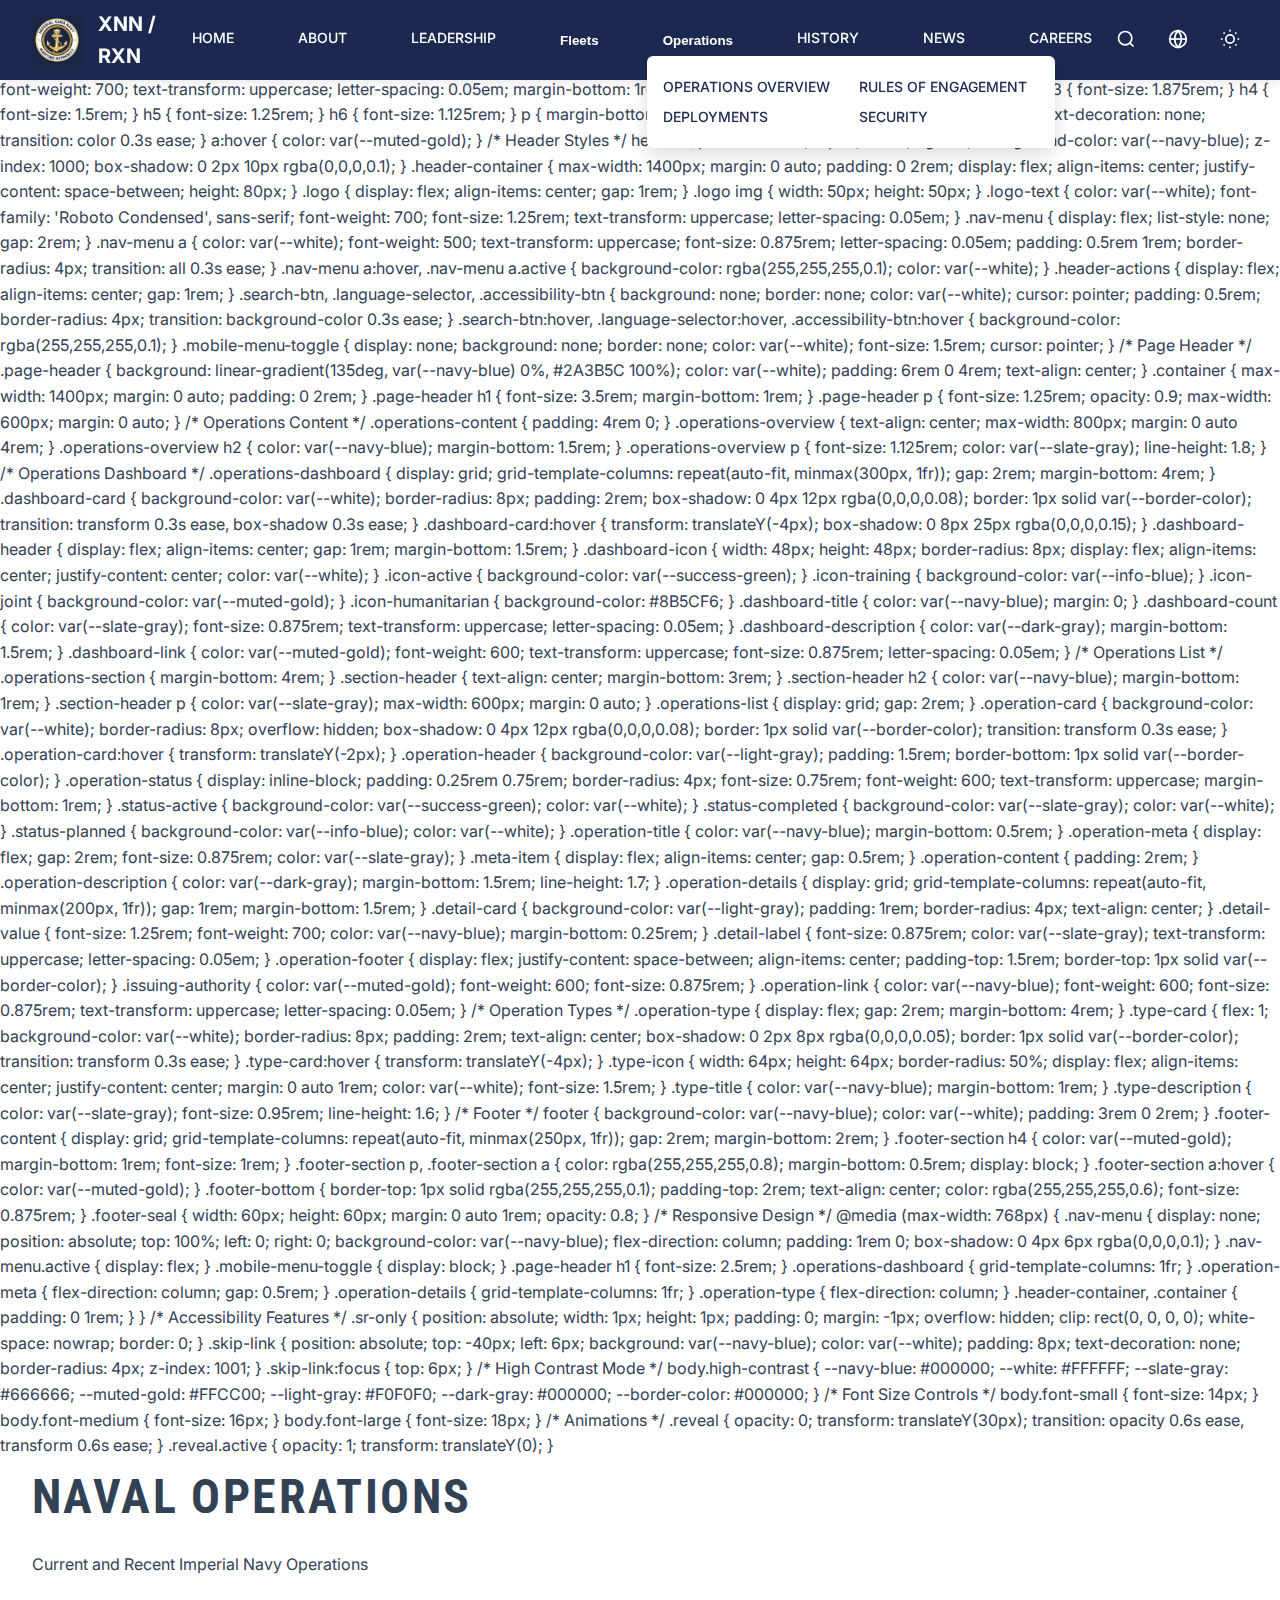
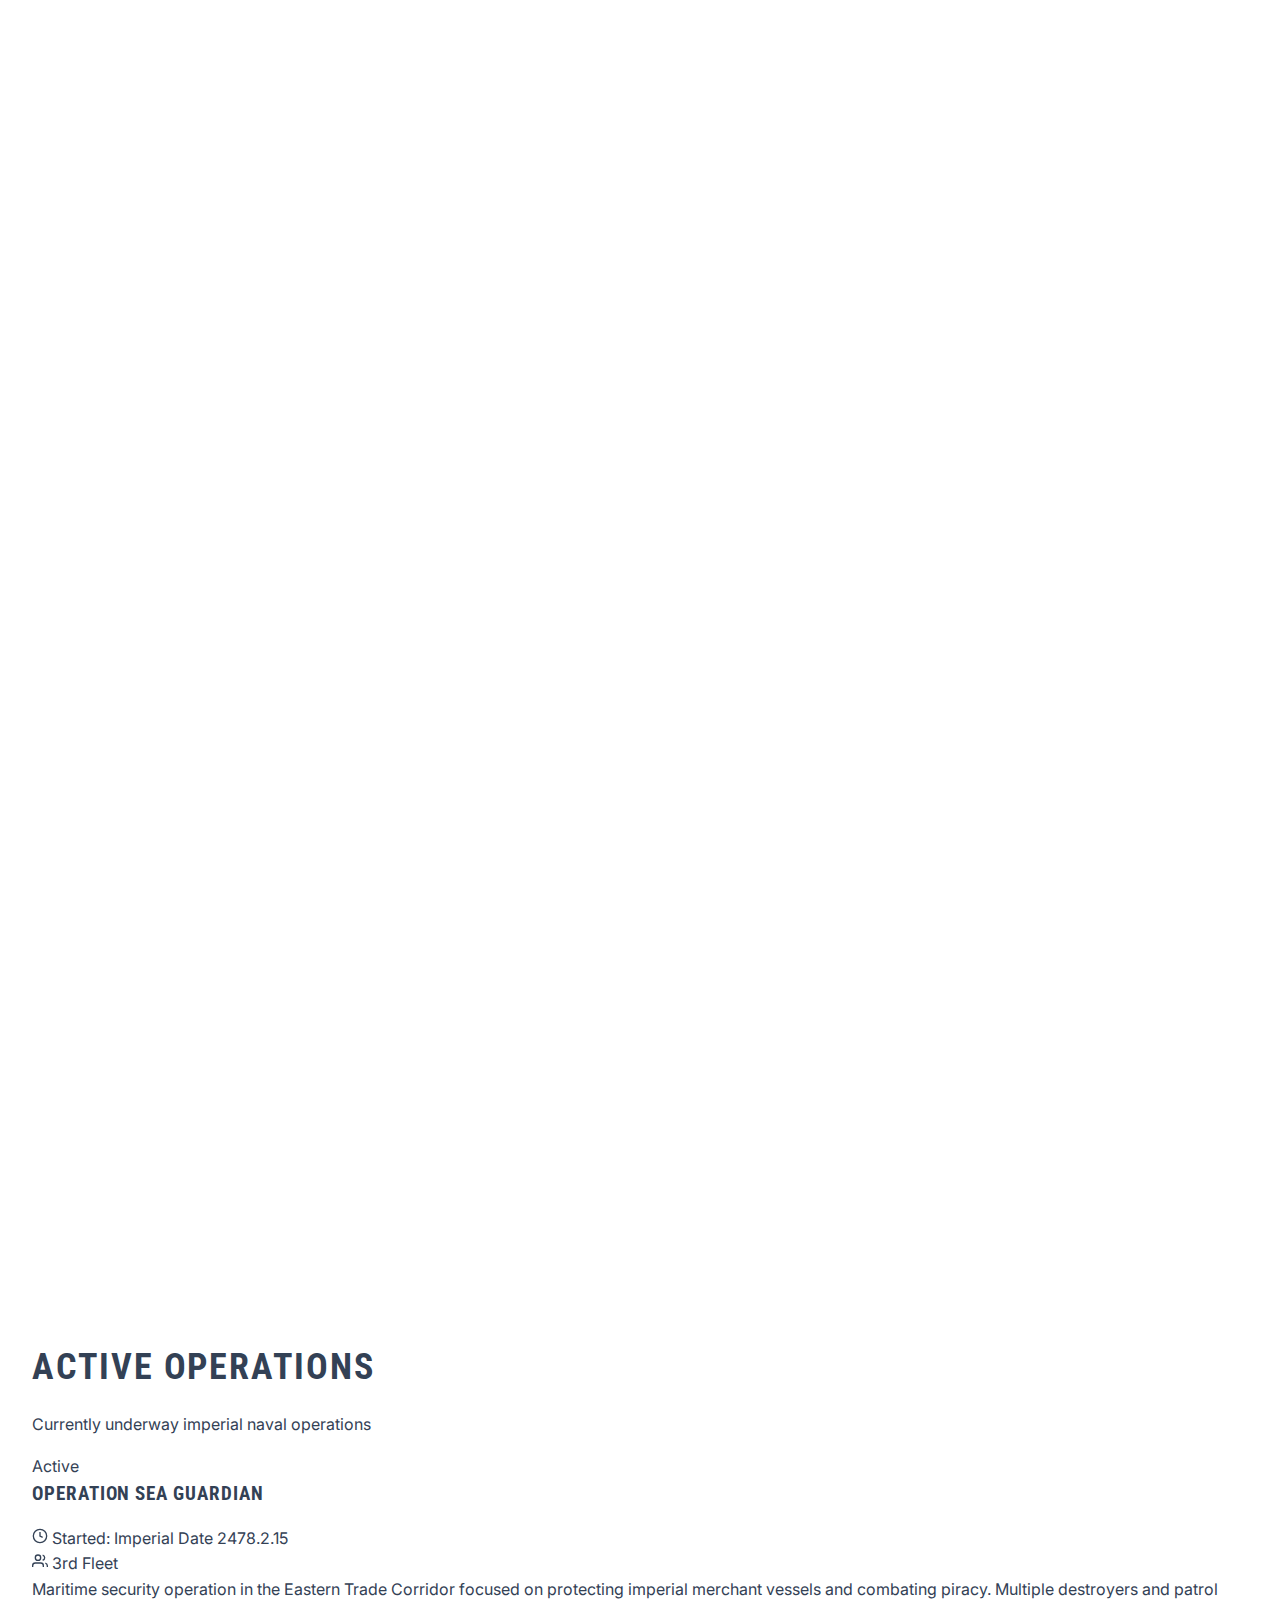
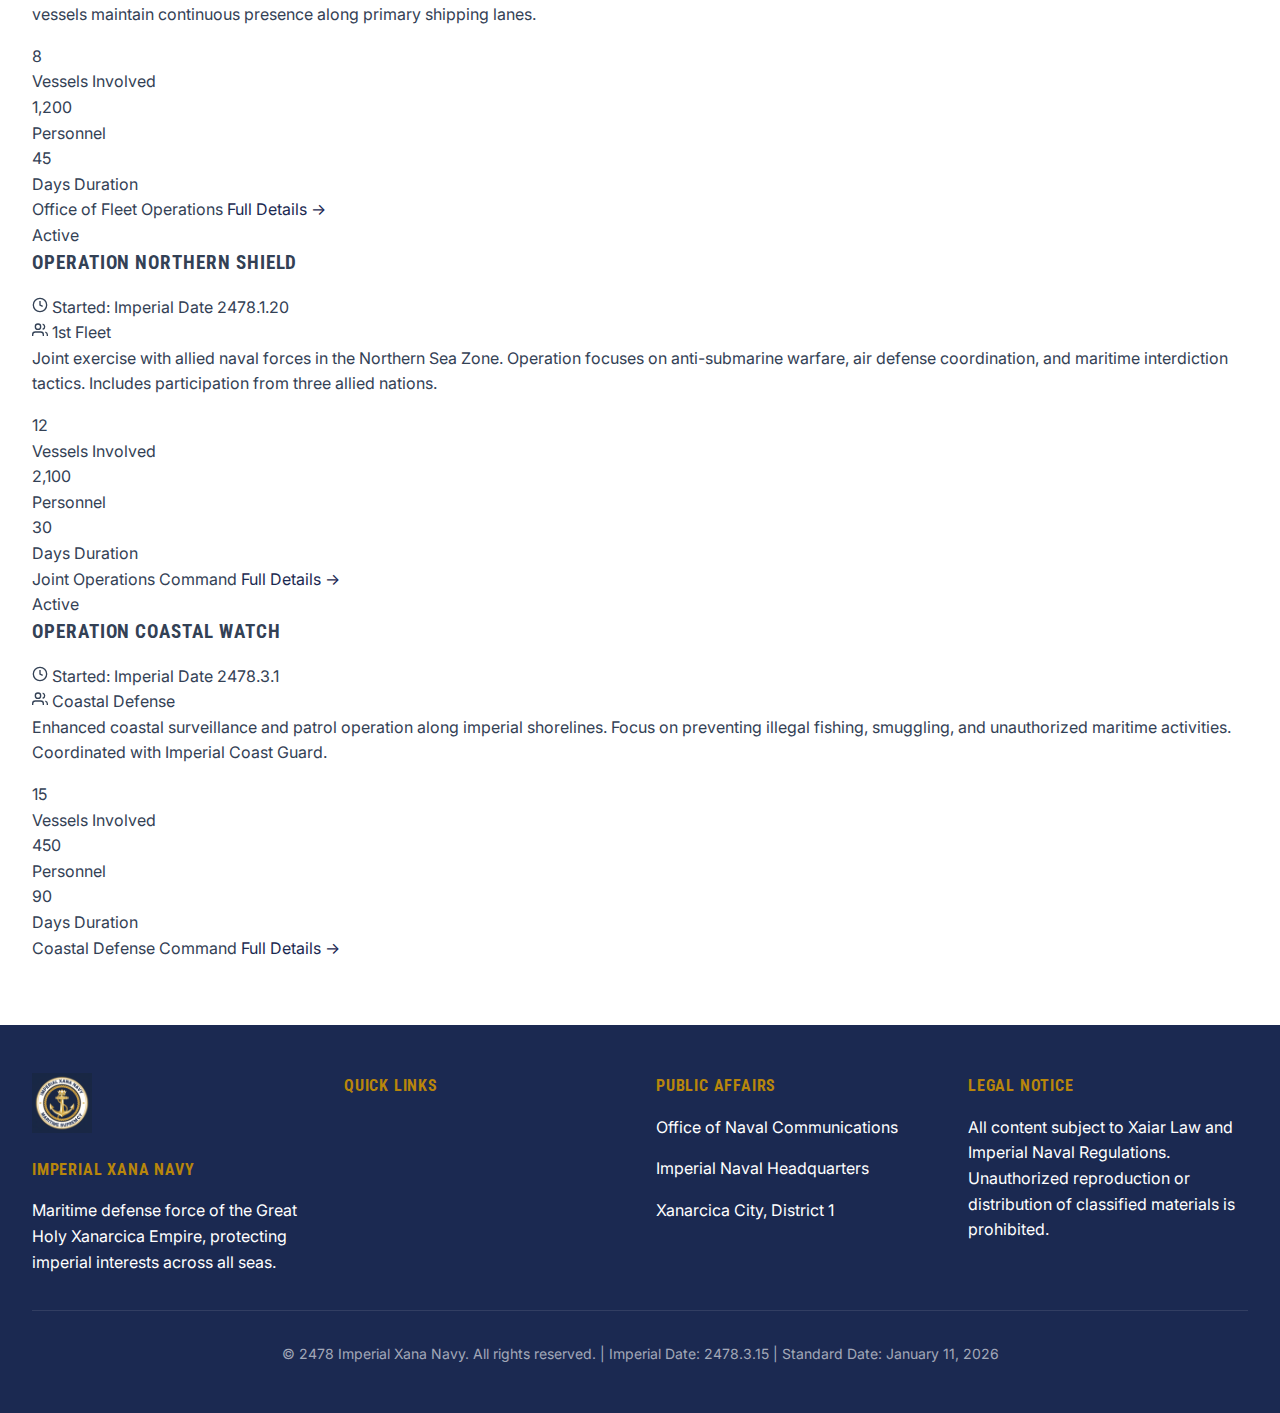
<file: operations.html>
<!DOCTYPE html>
<html lang="en">
<head>
    <meta charset="UTF-8">
    <meta name="viewport" content="width=device-width, initial-scale=1.0">
    <title>Operations - Xana National Navy & Royal Xana Navy</title>
    <meta name="description" content="Current and recent operations of the Xana National Navy and Royal Xana Navy.">
    
    <!-- Fonts -->
    <link href="https://fonts.googleapis.com/css2?family=Inter:wght@400;500;600;700&family=Roboto+Condensed:wght@400;700&display=swap" rel="stylesheet">
    
    <link rel="stylesheet" href="styles.css">
        /* Base Styles */
        * {
            margin: 0;
            padding: 0;
            box-sizing: border-box;
        }

        :root {
            --navy-blue: #1B2951;
            --white: #FFFFFF;
            --slate-gray: #64748B;
            --muted-gold: #B8860B;
            --light-gray: #F8FAFC;
            --dark-gray: #334155;
            --border-color: #E2E8F0;
            --success-green: #10B981;
            --warning-orange: #F59E0B;
            --info-blue: #3B82F6;
        }

        body {
            font-family: 'Inter', sans-serif;
            line-height: 1.6;
            color: var(--dark-gray);
            background-color: var(--white);
            padding-top: 80px;
        }

        h1, h2, h3, h4, h5, h6 {
            font-family: 'Roboto Condensed', sans-serif;
            font-weight: 700;
            text-transform: uppercase;
            letter-spacing: 0.05em;
            margin-bottom: 1rem;
        }

        h1 { font-size: 3rem; }
        h2 { font-size: 2.25rem; }
        h3 { font-size: 1.875rem; }
        h4 { font-size: 1.5rem; }
        h5 { font-size: 1.25rem; }
        h6 { font-size: 1.125rem; }

        p {
            margin-bottom: 1rem;
            line-height: 1.7;
        }

        a {
            color: var(--navy-blue);
            text-decoration: none;
            transition: color 0.3s ease;
        }

        a:hover {
            color: var(--muted-gold);
        }

        /* Header Styles */
        header {
            position: fixed;
            top: 0;
            left: 0;
            right: 0;
            background-color: var(--navy-blue);
            z-index: 1000;
            box-shadow: 0 2px 10px rgba(0,0,0,0.1);
        }

        .header-container {
            max-width: 1400px;
            margin: 0 auto;
            padding: 0 2rem;
            display: flex;
            align-items: center;
            justify-content: space-between;
            height: 80px;
        }

        .logo {
            display: flex;
            align-items: center;
            gap: 1rem;
        }

        .logo img {
            width: 50px;
            height: 50px;
        }

        .logo-text {
            color: var(--white);
            font-family: 'Roboto Condensed', sans-serif;
            font-weight: 700;
            font-size: 1.25rem;
            text-transform: uppercase;
            letter-spacing: 0.05em;
        }

        .nav-menu {
            display: flex;
            list-style: none;
            gap: 2rem;
        }

        .nav-menu a {
            color: var(--white);
            font-weight: 500;
            text-transform: uppercase;
            font-size: 0.875rem;
            letter-spacing: 0.05em;
            padding: 0.5rem 1rem;
            border-radius: 4px;
            transition: all 0.3s ease;
        }

        .nav-menu a:hover,
        .nav-menu a.active {
            background-color: rgba(255,255,255,0.1);
            color: var(--white);
        }

        .header-actions {
            display: flex;
            align-items: center;
            gap: 1rem;
        }

        .search-btn, .language-selector, .accessibility-btn {
            background: none;
            border: none;
            color: var(--white);
            cursor: pointer;
            padding: 0.5rem;
            border-radius: 4px;
            transition: background-color 0.3s ease;
        }

        .search-btn:hover, .language-selector:hover, .accessibility-btn:hover {
            background-color: rgba(255,255,255,0.1);
        }

        .mobile-menu-toggle {
            display: none;
            background: none;
            border: none;
            color: var(--white);
            font-size: 1.5rem;
            cursor: pointer;
        }

        /* Page Header */
        .page-header {
            background: linear-gradient(135deg, var(--navy-blue) 0%, #2A3B5C 100%);
            color: var(--white);
            padding: 6rem 0 4rem;
            text-align: center;
        }

        .container {
            max-width: 1400px;
            margin: 0 auto;
            padding: 0 2rem;
        }

        .page-header h1 {
            font-size: 3.5rem;
            margin-bottom: 1rem;
        }

        .page-header p {
            font-size: 1.25rem;
            opacity: 0.9;
            max-width: 600px;
            margin: 0 auto;
        }

        /* Operations Content */
        .operations-content {
            padding: 4rem 0;
        }

        .operations-overview {
            text-align: center;
            max-width: 800px;
            margin: 0 auto 4rem;
        }

        .operations-overview h2 {
            color: var(--navy-blue);
            margin-bottom: 1.5rem;
        }

        .operations-overview p {
            font-size: 1.125rem;
            color: var(--slate-gray);
            line-height: 1.8;
        }

        /* Operations Dashboard */
        .operations-dashboard {
            display: grid;
            grid-template-columns: repeat(auto-fit, minmax(300px, 1fr));
            gap: 2rem;
            margin-bottom: 4rem;
        }

        .dashboard-card {
            background-color: var(--white);
            border-radius: 8px;
            padding: 2rem;
            box-shadow: 0 4px 12px rgba(0,0,0,0.08);
            border: 1px solid var(--border-color);
            transition: transform 0.3s ease, box-shadow 0.3s ease;
        }

        .dashboard-card:hover {
            transform: translateY(-4px);
            box-shadow: 0 8px 25px rgba(0,0,0,0.15);
        }

        .dashboard-header {
            display: flex;
            align-items: center;
            gap: 1rem;
            margin-bottom: 1.5rem;
        }

        .dashboard-icon {
            width: 48px;
            height: 48px;
            border-radius: 8px;
            display: flex;
            align-items: center;
            justify-content: center;
            color: var(--white);
        }

        .icon-active { background-color: var(--success-green); }
        .icon-training { background-color: var(--info-blue); }
        .icon-joint { background-color: var(--muted-gold); }
        .icon-humanitarian { background-color: #8B5CF6; }

        .dashboard-title {
            color: var(--navy-blue);
            margin: 0;
        }

        .dashboard-count {
            color: var(--slate-gray);
            font-size: 0.875rem;
            text-transform: uppercase;
            letter-spacing: 0.05em;
        }

        .dashboard-description {
            color: var(--dark-gray);
            margin-bottom: 1.5rem;
        }

        .dashboard-link {
            color: var(--muted-gold);
            font-weight: 600;
            text-transform: uppercase;
            font-size: 0.875rem;
            letter-spacing: 0.05em;
        }

        /* Operations List */
        .operations-section {
            margin-bottom: 4rem;
        }

        .section-header {
            text-align: center;
            margin-bottom: 3rem;
        }

        .section-header h2 {
            color: var(--navy-blue);
            margin-bottom: 1rem;
        }

        .section-header p {
            color: var(--slate-gray);
            max-width: 600px;
            margin: 0 auto;
        }

        .operations-list {
            display: grid;
            gap: 2rem;
        }

        .operation-card {
            background-color: var(--white);
            border-radius: 8px;
            overflow: hidden;
            box-shadow: 0 4px 12px rgba(0,0,0,0.08);
            border: 1px solid var(--border-color);
            transition: transform 0.3s ease;
        }

        .operation-card:hover {
            transform: translateY(-2px);
        }

        .operation-header {
            background-color: var(--light-gray);
            padding: 1.5rem;
            border-bottom: 1px solid var(--border-color);
        }

        .operation-status {
            display: inline-block;
            padding: 0.25rem 0.75rem;
            border-radius: 4px;
            font-size: 0.75rem;
            font-weight: 600;
            text-transform: uppercase;
            margin-bottom: 1rem;
        }

        .status-active { background-color: var(--success-green); color: var(--white); }
        .status-completed { background-color: var(--slate-gray); color: var(--white); }
        .status-planned { background-color: var(--info-blue); color: var(--white); }

        .operation-title {
            color: var(--navy-blue);
            margin-bottom: 0.5rem;
        }

        .operation-meta {
            display: flex;
            gap: 2rem;
            font-size: 0.875rem;
            color: var(--slate-gray);
        }

        .meta-item {
            display: flex;
            align-items: center;
            gap: 0.5rem;
        }

        .operation-content {
            padding: 2rem;
        }

        .operation-description {
            color: var(--dark-gray);
            margin-bottom: 1.5rem;
            line-height: 1.7;
        }

        .operation-details {
            display: grid;
            grid-template-columns: repeat(auto-fit, minmax(200px, 1fr));
            gap: 1rem;
            margin-bottom: 1.5rem;
        }

        .detail-card {
            background-color: var(--light-gray);
            padding: 1rem;
            border-radius: 4px;
            text-align: center;
        }

        .detail-value {
            font-size: 1.25rem;
            font-weight: 700;
            color: var(--navy-blue);
            margin-bottom: 0.25rem;
        }

        .detail-label {
            font-size: 0.875rem;
            color: var(--slate-gray);
            text-transform: uppercase;
            letter-spacing: 0.05em;
        }

        .operation-footer {
            display: flex;
            justify-content: space-between;
            align-items: center;
            padding-top: 1.5rem;
            border-top: 1px solid var(--border-color);
        }

        .issuing-authority {
            color: var(--muted-gold);
            font-weight: 600;
            font-size: 0.875rem;
        }

        .operation-link {
            color: var(--navy-blue);
            font-weight: 600;
            font-size: 0.875rem;
            text-transform: uppercase;
            letter-spacing: 0.05em;
        }

        /* Operation Types */
        .operation-type {
            display: flex;
            gap: 2rem;
            margin-bottom: 4rem;
        }

        .type-card {
            flex: 1;
            background-color: var(--white);
            border-radius: 8px;
            padding: 2rem;
            text-align: center;
            box-shadow: 0 2px 8px rgba(0,0,0,0.05);
            border: 1px solid var(--border-color);
            transition: transform 0.3s ease;
        }

        .type-card:hover {
            transform: translateY(-4px);
        }

        .type-icon {
            width: 64px;
            height: 64px;
            border-radius: 50%;
            display: flex;
            align-items: center;
            justify-content: center;
            margin: 0 auto 1rem;
            color: var(--white);
            font-size: 1.5rem;
        }

        .type-title {
            color: var(--navy-blue);
            margin-bottom: 1rem;
        }

        .type-description {
            color: var(--slate-gray);
            font-size: 0.95rem;
            line-height: 1.6;
        }

        /* Footer */
        footer {
            background-color: var(--navy-blue);
            color: var(--white);
            padding: 3rem 0 2rem;
        }

        .footer-content {
            display: grid;
            grid-template-columns: repeat(auto-fit, minmax(250px, 1fr));
            gap: 2rem;
            margin-bottom: 2rem;
        }

        .footer-section h4 {
            color: var(--muted-gold);
            margin-bottom: 1rem;
            font-size: 1rem;
        }

        .footer-section p, .footer-section a {
            color: rgba(255,255,255,0.8);
            margin-bottom: 0.5rem;
            display: block;
        }

        .footer-section a:hover {
            color: var(--muted-gold);
        }

        .footer-bottom {
            border-top: 1px solid rgba(255,255,255,0.1);
            padding-top: 2rem;
            text-align: center;
            color: rgba(255,255,255,0.6);
            font-size: 0.875rem;
        }

        .footer-seal {
            width: 60px;
            height: 60px;
            margin: 0 auto 1rem;
            opacity: 0.8;
        }

        /* Responsive Design */
        @media (max-width: 768px) {
            .nav-menu {
                display: none;
                position: absolute;
                top: 100%;
                left: 0;
                right: 0;
                background-color: var(--navy-blue);
                flex-direction: column;
                padding: 1rem 0;
                box-shadow: 0 4px 6px rgba(0,0,0,0.1);
            }

            .nav-menu.active {
                display: flex;
            }

            .mobile-menu-toggle {
                display: block;
            }

            .page-header h1 {
                font-size: 2.5rem;
            }

            .operations-dashboard {
                grid-template-columns: 1fr;
            }

            .operation-meta {
                flex-direction: column;
                gap: 0.5rem;
            }

            .operation-details {
                grid-template-columns: 1fr;
            }

            .operation-type {
                flex-direction: column;
            }

            .header-container,
            .container {
                padding: 0 1rem;
            }
        }

        /* Accessibility Features */
        .sr-only {
            position: absolute;
            width: 1px;
            height: 1px;
            padding: 0;
            margin: -1px;
            overflow: hidden;
            clip: rect(0, 0, 0, 0);
            white-space: nowrap;
            border: 0;
        }

        .skip-link {
            position: absolute;
            top: -40px;
            left: 6px;
            background: var(--navy-blue);
            color: var(--white);
            padding: 8px;
            text-decoration: none;
            border-radius: 4px;
            z-index: 1001;
        }

        .skip-link:focus {
            top: 6px;
        }

        /* High Contrast Mode */
        body.high-contrast {
            --navy-blue: #000000;
            --white: #FFFFFF;
            --slate-gray: #666666;
            --muted-gold: #FFCC00;
            --light-gray: #F0F0F0;
            --dark-gray: #000000;
            --border-color: #000000;
        }

        /* Font Size Controls */
        body.font-small { font-size: 14px; }
        body.font-medium { font-size: 16px; }
        body.font-large { font-size: 18px; }

        /* Animations */
        .reveal {
            opacity: 0;
            transform: translateY(30px);
            transition: opacity 0.6s ease, transform 0.6s ease;
        }

        .reveal.active {
            opacity: 1;
            transform: translateY(0);
        }
    </style>
</head>
<body>
    <a href="#main-content" class="skip-link">Skip to main content</a>
    
    <header>
        <div class="header-container">
            <div class="logo">
                <img src="resources/naval-seal.png" alt="Imperial Naval Seal">
                <span class="logo-text">XNN / RXN</span>
            </div>
            
            <nav role="navigation" aria-label="Primary navigation">
                <ul id="primary-nav" class="nav-menu" role="menubar">
                    <li role="none"><a role="menuitem" href="index.html">Home</a></li>
                    <li role="none"><a role="menuitem" href="about.html">About</a></li>
                    <li role="none"><a role="menuitem" href="leadership.html">Leadership</a></li>
                    <li role="none" class="has-flyout">
                        <button class="flyout-toggle" aria-haspopup="true" aria-expanded="false">Fleets</button>
                        <div class="flyout-panel" role="menu" aria-hidden="true">
                            <div class="flyout-column">
                                <a href="fleets.html">Fleet Overview</a>
                                <a href="fleets.html#order-of-battle">Order of Battle</a>
                            </div>
                            <div class="flyout-column">
                                <a href="fleets.html#carriers">Carriers</a>
                                <a href="fleets.html#submarines">Submarines</a>
                            </div>
                        </div>
                    </li>
                    <li role="none" class="has-flyout open">
                        <button class="flyout-toggle active" aria-haspopup="true" aria-expanded="true">Operations</button>
                        <div class="flyout-panel" role="menu" aria-hidden="false">
                            <div class="flyout-column">
                                <a href="operations.html">Operations Overview</a>
                                <a href="operations.html#deployments">Deployments</a>
                            </div>
                            <div class="flyout-column">
                                <a href="operations.html#rules-of-engagement">Rules of Engagement</a>
                                <a href="operations.html#security">Security</a>
                            </div>
                        </div>
                    </li>
                    <li role="none"><a role="menuitem" href="history.html">History</a></li>
                    <li role="none"><a role="menuitem" href="news.html">News</a></li>
                    <li role="none"><a role="menuitem" href="careers.html">Careers</a></li>
                </ul>
            </nav>
            
            <div class="header-actions">
                <button class="search-btn" aria-label="Search">
                    <svg width="20" height="20" viewBox="0 0 24 24" fill="none" stroke="currentColor" stroke-width="2">
                        <circle cx="11" cy="11" r="8"></circle>
                        <path d="m21 21-4.35-4.35"></path>
                    </svg>
                </button>
                <button class="language-selector" aria-label="Language">
                    <svg width="20" height="20" viewBox="0 0 24 24" fill="none" stroke="currentColor" stroke-width="2">
                        <circle cx="12" cy="12" r="10"></circle>
                        <line x1="2" y1="12" x2="22" y2="12"></line>
                        <path d="M12 2a15.3 15.3 0 0 1 4 10 15.3 15.3 0 0 1-4 10 15.3 15.3 0 0 1-4-10 15.3 15.3 0 0 1 4-10z"></path>
                    </svg>
                </button>
                <button class="accessibility-btn contrast-toggle" aria-label="High Contrast">
                    <svg width="20" height="20" viewBox="0 0 24 24" fill="none" stroke="currentColor" stroke-width="2">
                        <circle cx="12" cy="12" r="5"></circle>
                        <line x1="12" y1="1" x2="12" y2="3"></line>
                        <line x1="12" y1="21" x2="12" y2="23"></line>
                        <line x1="4.22" y1="4.22" x2="5.64" y2="5.64"></line>
                        <line x1="18.36" y1="18.36" x2="19.78" y2="19.78"></line>
                        <line x1="1" y1="12" x2="3" y2="12"></line>
                        <line x1="21" y1="12" x2="23" y2="12"></line>
                        <line x1="4.22" y1="19.78" x2="5.64" y2="18.36"></line>
                        <line x1="18.36" y1="5.64" x2="19.78" y2="4.22"></line>
                    </svg>
                </button>
                <button class="mobile-menu-toggle" aria-label="Menu">
                    ☰
                </button>
            </div>
        </div>
    </header>

    <!-- Search Overlay -->
    <div id="search-overlay" class="search-overlay" aria-hidden="true">
        <div class="search-container">
            <form id="site-search" role="search">
                <label for="site-search-input" class="sr-only">Search the site</label>
                <input id="site-search-input" class="search-input" type="search" placeholder="Search ships, news, and pages..." aria-label="Search the site" />
                <button type="submit" class="search-submit">Search</button>
            </form>
            <div id="search-results" class="search-results" role="region" aria-live="polite"></div>
        </div>
    </div>

    <main id="main-content">
        <section class="page-header">
            <div class="container">
                <h1>Naval Operations</h1>
                <p>Current and Recent Imperial Navy Operations</p>
            </div>
        </section>

        <section class="operations-content">
            <div class="container">
                <div class="operations-overview reveal">
                    <h2>Operational Commitments</h2>
                    <p>
                        The Imperial Navy maintains continuous operations across maritime domains to protect 
                        imperial interests, ensure freedom of navigation, and respond to contingencies. Our 
                        operational tempo reflects the dynamic maritime environment and our commitment to 
                        naval excellence.
                    </p>
                </div>

                <!-- Operations Dashboard -->
                <div class="operations-dashboard reveal">
                    <div class="dashboard-card">
                        <div class="dashboard-header">
                            <div class="dashboard-icon icon-active">
                                <svg width="24" height="24" viewBox="0 0 24 24" fill="none" stroke="currentColor" stroke-width="2">
                                    <circle cx="12" cy="12" r="10"></circle>
                                    <circle cx="12" cy="12" r="6"></circle>
                                    <circle cx="12" cy="12" r="2"></circle>
                                </svg>
                            </div>
                            <div>
                                <h3 class="dashboard-title">Active Operations</h3>
                                <p class="dashboard-count">7 Operations Underway</p>
                            </div>
                        </div>
                        <p class="dashboard-description">
                            Current maritime security, patrol, and response operations across imperial waters 
                            and international zones.
                        </p>
                        <a href="#active-operations" class="dashboard-link">View Active Operations →</a>
                    </div>

                    <div class="dashboard-card">
                        <div class="dashboard-header">
                            <div class="dashboard-icon icon-training">
                                <svg width="24" height="24" viewBox="0 0 24 24" fill="none" stroke="currentColor" stroke-width="2">
                                    <polygon points="12 2 2 7 12 12 22 7 12 2"></polygon>
                                    <polyline points="2 17 12 22 22 17"></polyline>
                                    <polyline points="2 12 12 17 22 12"></polyline>
                                </svg>
                            </div>
                            <div>
                                <h3 class="dashboard-title">Training & Exercises</h3>
                                <p class="dashboard-count">4 Exercises This Quarter</p>
                            </div>
                        </div>
                        <p class="dashboard-description">
                            Fleet exercises, joint training operations, and readiness evaluations to maintain 
                            operational excellence.
                        </p>
                        <a href="#training-exercises" class="dashboard-link">View Training Schedule →</a>
                    </div>

                    <div class="dashboard-card">
                        <div class="dashboard-header">
                            <div class="dashboard-icon icon-joint">
                                <svg width="24" height="24" viewBox="0 0 24 24" fill="none" stroke="currentColor" stroke-width="2">
                                    <path d="M17 21v-2a4 4 0 0 0-4-4H5a4 4 0 0 0-4 4v2"></path>
                                    <circle cx="9" cy="7" r="4"></circle>
                                    <path d="M23 21v-2a4 4 0 0 0-3-3.87"></path>
                                    <path d="M16 3.13a4 4 0 0 1 0 7.75"></path>
                                </svg>
                            </div>
                            <div>
                                <h3 class="dashboard-title">Joint Operations</h3>
                                <p class="dashboard-count">3 Allied Partnerships</p>
                            </div>
                        </div>
                        <p class="dashboard-description">
                            Combined operations with allied naval forces to enhance interoperability and 
                            regional security.
                        </p>
                        <a href="#joint-operations" class="dashboard-link">View Joint Missions →</a>
                    </div>

                    <div class="dashboard-card">
                        <div class="dashboard-header">
                            <div class="dashboard-icon icon-humanitarian">
                                <svg width="24" height="24" viewBox="0 0 24 24" fill="none" stroke="currentColor" stroke-width="2">
                                    <path d="M20.84 4.61a5.5 5.5 0 0 0-7.78 0L12 5.67l-1.06-1.06a5.5 5.5 0 0 0-7.78 7.78l1.06 1.06L12 21.23l7.78-7.78 1.06-1.06a5.5 5.5 0 0 0 0-7.78z"></path>
                                </svg>
                            </div>
                            <div>
                                <h3 class="dashboard-title">Humanitarian Missions</h3>
                                <p class="dashboard-count">2 Active Missions</p>
                            </div>
                        </div>
                        <p class="dashboard-description">
                            Disaster relief, medical assistance, and humanitarian support operations in 
                            affected regions.
                        </p>
                        <a href="#humanitarian-missions" class="dashboard-link">View Missions →</a>
                    </div>
                </div>

                <!-- Operation Types -->
                <div class="operations-section reveal">
                    <div class="section-header">
                        <h2>Operation Categories</h2>
                        <p>Types of naval operations conducted by the Imperial Navy</p>
                    </div>
                    
                    <div class="operation-type">
                        <div class="type-card">
                            <div class="type-icon" style="background-color: var(--success-green);">
                                <svg width="24" height="24" viewBox="0 0 24 24" fill="none" stroke="currentColor" stroke-width="2">
                                    <circle cx="12" cy="12" r="10"></circle>
                                    <circle cx="12" cy="12" r="6"></circle>
                                    <circle cx="12" cy="12" r="2"></circle>
                                </svg>
                            </div>
                            <h4 class="type-title">Maritime Security</h4>
                            <p class="type-description">
                                Continuous patrol and surveillance operations to protect imperial waters, 
                                combat piracy, and ensure freedom of navigation.
                            </p>
                        </div>

                        <div class="type-card">
                            <div class="type-icon" style="background-color: var(--info-blue);">
                                <svg width="24" height="24" viewBox="0 0 24 24" fill="none" stroke="currentColor" stroke-width="2">
                                    <polygon points="12 2 2 7 12 12 22 7 12 2"></polygon>
                                    <polyline points="2 17 12 22 22 17"></polyline>
                                    <polyline points="2 12 12 17 22 12"></polyline>
                                </svg>
                            </div>
                            <h4 class="type-title">Fleet Exercises</h4>
                            <p class="type-description">
                                Large-scale naval exercises to maintain fleet readiness, test new tactics, 
                                and improve coordination between vessel types.
                            </p>
                        </div>

                        <div class="type-card">
                            <div class="type-icon" style="background-color: var(--muted-gold);">
                                <svg width="24" height="24" viewBox="0 0 24 24" fill="none" stroke="currentColor" stroke-width="2">
                                    <path d="M17 21v-2a4 4 0 0 0-4-4H5a4 4 0 0 0-4 4v2"></path>
                                    <circle cx="9" cy="7" r="4"></circle>
                                    <path d="M23 21v-2a4 4 0 0 0-3-3.87"></path>
                                    <path d="M16 3.13a4 4 0 0 1 0 7.75"></path>
                                </svg>
                            </div>
                            <h4 class="type-title">Diplomatic Missions</h4>
                            <p class="type-description">
                                Port visits, naval diplomacy, and ceremonial duties that strengthen international 
                                relationships and represent imperial interests.
                            </p>
                        </div>
                    </div>
                </div>

                <!-- Active Operations -->
                <div class="operations-section" id="active-operations">
                    <div class="section-header">
                        <h2>Active Operations</h2>
                        <p>Currently underway imperial naval operations</p>
                    </div>
                    
                    <div class="operations-list">
                        <div class="operation-card">
                            <div class="operation-header">
                                <span class="operation-status status-active">Active</span>
                                <h3 class="operation-title">Operation Sea Guardian</h3>
                                <div class="operation-meta">
                                    <div class="meta-item">
                                        <svg width="16" height="16" viewBox="0 0 24 24" fill="none" stroke="currentColor" stroke-width="2">
                                            <circle cx="12" cy="12" r="10"></circle>
                                            <polyline points="12 6 12 12 16 14"></polyline>
                                        </svg>
                                        <span>Started: Imperial Date 2478.2.15</span>
                                    </div>
                                    <div class="meta-item">
                                        <svg width="16" height="16" viewBox="0 0 24 24" fill="none" stroke="currentColor" stroke-width="2">
                                            <path d="M17 21v-2a4 4 0 0 0-4-4H5a4 4 0 0 0-4 4v2"></path>
                                            <circle cx="9" cy="7" r="4"></circle>
                                            <path d="M23 21v-2a4 4 0 0 0-3-3.87"></path>
                                            <path d="M16 3.13a4 4 0 0 1 0 7.75"></path>
                                        </svg>
                                        <span>3rd Fleet</span>
                                    </div>
                                </div>
                            </div>
                            <div class="operation-content">
                                <p class="operation-description">
                                    Maritime security operation in the Eastern Trade Corridor focused on protecting 
                                    imperial merchant vessels and combating piracy. Multiple destroyers and patrol 
                                    vessels maintain continuous presence along primary shipping lanes.
                                </p>
                                <div class="operation-details">
                                    <div class="detail-card">
                                        <div class="detail-value">8</div>
                                        <div class="detail-label">Vessels Involved</div>
                                    </div>
                                    <div class="detail-card">
                                        <div class="detail-value">1,200</div>
                                        <div class="detail-label">Personnel</div>
                                    </div>
                                    <div class="detail-card">
                                        <div class="detail-value">45</div>
                                        <div class="detail-label">Days Duration</div>
                                    </div>
                                </div>
                                <div class="operation-footer">
                                    <span class="issuing-authority">Office of Fleet Operations</span>
                                    <a href="#" class="operation-link">Full Details →</a>
                                </div>
                            </div>
                        </div>

                        <div class="operation-card">
                            <div class="operation-header">
                                <span class="operation-status status-active">Active</span>
                                <h3 class="operation-title">Operation Northern Shield</h3>
                                <div class="operation-meta">
                                    <div class="meta-item">
                                        <svg width="16" height="16" viewBox="0 0 24 24" fill="none" stroke="currentColor" stroke-width="2">
                                            <circle cx="12" cy="12" r="10"></circle>
                                            <polyline points="12 6 12 12 16 14"></polyline>
                                        </svg>
                                        <span>Started: Imperial Date 2478.1.20</span>
                                    </div>
                                    <div class="meta-item">
                                        <svg width="16" height="16" viewBox="0 0 24 24" fill="none" stroke="currentColor" stroke-width="2">
                                            <path d="M17 21v-2a4 4 0 0 0-4-4H5a4 4 0 0 0-4 4v2"></path>
                                            <circle cx="9" cy="7" r="4"></circle>
                                            <path d="M23 21v-2a4 4 0 0 0-3-3.87"></path>
                                            <path d="M16 3.13a4 4 0 0 1 0 7.75"></path>
                                        </svg>
                                        <span>1st Fleet</span>
                                    </div>
                                </div>
                            </div>
                            <div class="operation-content">
                                <p class="operation-description">
                                    Joint exercise with allied naval forces in the Northern Sea Zone. Operation 
                                    focuses on anti-submarine warfare, air defense coordination, and maritime 
                                    interdiction tactics. Includes participation from three allied nations.
                                </p>
                                <div class="operation-details">
                                    <div class="detail-card">
                                        <div class="detail-value">12</div>
                                        <div class="detail-label">Vessels Involved</div>
                                    </div>
                                    <div class="detail-card">
                                        <div class="detail-value">2,100</div>
                                        <div class="detail-label">Personnel</div>
                                    </div>
                                    <div class="detail-card">
                                        <div class="detail-value">30</div>
                                        <div class="detail-label">Days Duration</div>
                                    </div>
                                </div>
                                <div class="operation-footer">
                                    <span class="issuing-authority">Joint Operations Command</span>
                                    <a href="#" class="operation-link">Full Details →</a>
                                </div>
                            </div>
                        </div>

                        <div class="operation-card">
                            <div class="operation-header">
                                <span class="operation-status status-active">Active</span>
                                <h3 class="operation-title">Operation Coastal Watch</h3>
                                <div class="operation-meta">
                                    <div class="meta-item">
                                        <svg width="16" height="16" viewBox="0 0 24 24" fill="none" stroke="currentColor" stroke-width="2">
                                            <circle cx="12" cy="12" r="10"></circle>
                                            <polyline points="12 6 12 12 16 14"></polyline>
                                        </svg>
                                        <span>Started: Imperial Date 2478.3.1</span>
                                    </div>
                                    <div class="meta-item">
                                        <svg width="16" height="16" viewBox="0 0 24 24" fill="none" stroke="currentColor" stroke-width="2">
                                            <path d="M17 21v-2a4 4 0 0 0-4-4H5a4 4 0 0 0-4 4v2"></path>
                                            <circle cx="9" cy="7" r="4"></circle>
                                            <path d="M23 21v-2a4 4 0 0 0-3-3.87"></path>
                                            <path d="M16 3.13a4 4 0 0 1 0 7.75"></path>
                                        </svg>
                                        <span>Coastal Defense</span>
                                    </div>
                                </div>
                            </div>
                            <div class="operation-content">
                                <p class="operation-description">
                                    Enhanced coastal surveillance and patrol operation along imperial shorelines. 
                                    Focus on preventing illegal fishing, smuggling, and unauthorized maritime 
                                    activities. Coordinated with Imperial Coast Guard.
                                </p>
                                <div class="operation-details">
                                    <div class="detail-card">
                                        <div class="detail-value">15</div>
                                        <div class="detail-label">Vessels Involved</div>
                                    </div>
                                    <div class="detail-card">
                                        <div class="detail-value">450</div>
                                        <div class="detail-label">Personnel</div>
                                    </div>
                                    <div class="detail-card">
                                        <div class="detail-value">90</div>
                                        <div class="detail-label">Days Duration</div>
                                    </div>
                                </div>
                                <div class="operation-footer">
                                    <span class="issuing-authority">Coastal Defense Command</span>
                                    <a href="#" class="operation-link">Full Details →</a>
                                </div>
                            </div>
                        </div>
                    </div>
                </div>
            </div>
        </section>
    </main>

    <footer>
        <div class="container">
            <div class="footer-content">
                <div class="footer-section">
                    <img src="resources/naval-seal.png" alt="Imperial Naval Seal" class="footer-seal">
                    <h4>Imperial Xana Navy</h4>
                    <p>Maritime defense force of the Great Holy Xanarcica Empire, protecting imperial interests across all seas.</p>
                </div>
                
                <div class="footer-section">
                    <h4>Quick Links</h4>
                    <a href="about.html">About the Navy</a>
                    <a href="leadership.html">Leadership</a>
                    <a href="fleets.html">Fleet Information</a>
                    <a href="operations.html">Operations</a>
                    <a href="careers.html">Join the Navy</a>
                </div>
                
                <div class="footer-section">
                    <h4>Public Affairs</h4>
                    <p>Office of Naval Communications</p>
                    <p>Imperial Naval Headquarters</p>
                    <p>Xanarcica City, District 1</p>
                    <a href="mailto:public.affairs@xana.navy">public.affairs@xana.navy</a>
                </div>
                
                <div class="footer-section">
                    <h4>Legal Notice</h4>
                    <p>All content subject to Xaiar Law and Imperial Naval Regulations. Unauthorized reproduction or distribution of classified materials is prohibited.</p>
                    <a href="#" onclick="return false;">Privacy Policy</a>
                    <a href="#" onclick="return false;">Terms of Service</a>
                    <a href="#" onclick="return false;">Accessibility</a>
                </div>
            </div>
            
            <div class="footer-bottom">
                <p>&copy; 2478 Imperial Xana Navy. All rights reserved. | Imperial Date: 2478.3.15 | Standard Date: January 11, 2026</p>
            </div>
        </div>
    </footer>

    <script src="main.js"></script>
</body>
</html>
</file>
<file: styles.css>
/* Xana Navy - Shared Design System (styles.css)
   Consolidated from existing inline styles: typography, layout, header, components, utilities
*/

:root {
  --navy-blue: #1B2951;
  --white: #FFFFFF;
  --slate-gray: #64748B;
  --muted-gold: #B8860B;
  --light-gray: #F8FAFC;
  --dark-gray: #334155;
  --border-color: #E2E8F0;
}

/* Reset */
* { box-sizing: border-box; margin: 0; padding: 0; }
html,body { height: 100%; }
body { font-family: 'Inter', sans-serif; line-height: 1.6; color: var(--dark-gray); background: var(--white); }

/* Typography */
h1,h2,h3,h4,h5,h6 { font-family: 'Roboto Condensed', sans-serif; font-weight:700; text-transform:uppercase; letter-spacing:0.05em; margin-bottom:1rem; }
h1{font-size:3rem}
h2{font-size:2.25rem}

p{ margin-bottom:1rem }
a{ color:var(--navy-blue); text-decoration:none; transition:color .25s }
a:hover{ color:var(--muted-gold) }

/* Layout container */
.container{ max-width:1400px; margin:0 auto; padding:0 2rem }
.header-container{ max-width:1400px; margin:0 auto; padding:0 2rem; display:flex; align-items:center; justify-content:space-between; height:80px }

/* Header */
header{ position:fixed; top:0; left:0; right:0; background-color:var(--navy-blue); z-index:1000; box-shadow:0 2px 10px rgba(0,0,0,.1) }
.logo{ display:flex; align-items:center; gap:1rem }
.logo img{ width:50px; height:50px }
.logo-text{ color:var(--white); font-weight:700; font-size:1.25rem }
.nav-menu{ display:flex; list-style:none; gap:2rem }
.nav-menu a{ color:var(--white); font-weight:500; text-transform:uppercase; font-size:.875rem; padding:.5rem 1rem; border-radius:4px }
.nav-menu a:hover, .nav-menu a.active{ background: rgba(255,255,255,.08) }
.header-actions{ display:flex; align-items:center; gap:1rem }
.search-btn, .language-selector, .accessibility-btn, .mobile-menu-toggle{ background:none; border:none; color:var(--white); cursor:pointer; padding:.5rem; border-radius:4px }
.mobile-menu-toggle{ display:none }
header.scrolled{ background-color: rgba(27,41,81,.95); backdrop-filter: blur(10px) }

/* Hero */
.hero{ position:relative; height:100vh; background: linear-gradient(rgba(27,41,81,.4), rgba(27,41,81,.6)), url('resources/hero-bg.jpg'); background-size:cover; background-position:center; display:flex; align-items:center; justify-content:flex-start; padding-left:10%; margin-top:80px }
.hero-content{ max-width:800px; color:var(--white); text-shadow:2px 2px 4px rgba(0,0,0,.5) }
.hero h1{ font-size:4rem; line-height:1.1 }
.hero-subheading{ font-size:1.5rem; font-weight:500; text-transform:uppercase; letter-spacing:.1em }
.cta-buttons{ display:flex; gap:1rem; flex-wrap:wrap }
.btn{ display:inline-block; padding:1rem 2rem; font-weight:600; text-transform:uppercase; letter-spacing:.05em; border-radius:4px; cursor:pointer; border:none }
.btn-primary{ background-color:var(--muted-gold); color:var(--white) }
.btn-secondary{ background:transparent; color:var(--white); border:2px solid var(--white) }

/* Quick Info */
.quick-info{ background:var(--light-gray); padding:4rem 0; border-bottom:1px solid var(--border-color) }
.quick-info-grid{ display:grid; grid-template-columns:repeat(auto-fit,minmax(300px,1fr)); gap:2rem }
.info-panel{ background:var(--white); padding:2rem; border-radius:8px; border-left:4px solid var(--navy-blue) }
.info-panel h3{ color:var(--navy-blue); }
.info-link{ color:var(--muted-gold); font-weight:600; text-transform:uppercase }

/* Cards */
.featured-grid{ display:grid; grid-template-columns:repeat(auto-fit,minmax(350px,1fr)); gap:2rem }
.featured-card{ background:var(--white); border-radius:8px; overflow:hidden; border:1px solid var(--border-color) }
.card-image{ height:200px; background-size:cover; background-position:center; position:relative }
.card-badge{ position:absolute; top:1rem; right:1rem; background:var(--navy-blue); color:var(--white); padding:.25rem .75rem; border-radius:4px }
.card-content{ padding:2rem }
.card-title{ color:var(--navy-blue) }
.card-meta .authority{ color:var(--muted-gold); font-weight:600 }

/* Collapsible panels */
.collapsible-panel{ background:var(--white); border:1px solid var(--border-color); border-radius:8px; margin-bottom:1rem; overflow:hidden }
.panel-header{ background:var(--light-gray); padding:2rem; cursor:pointer; display:flex; align-items:center; justify-content:space-between }
.collapsible-panel.open .panel-header{ background:var(--navy-blue); color:var(--white) }
.panel-content{ display:none; padding:2rem }
.collapsible-panel.open .panel-content{ display:block }

/* Fleets & Vessels */
.filter-controls{ background:var(--light-gray); padding:2rem; border-radius:8px }
.filter-btn{ background:var(--white); border:1px solid var(--border-color); padding:.5rem 1rem; border-radius:4px; cursor:pointer }
.filter-btn.active{ background:var(--muted-gold); color:var(--white) }
.vessels-grid{ display:grid; grid-template-columns:repeat(auto-fill,minmax(350px,1fr)); gap:2rem }
.vessel-card{ background:var(--white); border-radius:8px; overflow:hidden; border:1px solid var(--border-color) }
.vessel-image{ width:100%; height:200px; object-fit:cover }
.vessel-badge{ padding:.25rem .75rem; border-radius:4px; font-weight:600 }
.badge-xnn{ background:var(--navy-blue); color:var(--white) }
.badge-rxn{ background:var(--muted-gold); color:var(--white) }
.badge-active{ background:#10B981; color:var(--white) }
.badge-reserve{ background:var(--slate-gray); color:var(--white) }

/* Newsroom */
.newsroom-layout{ display:grid; grid-template-columns:2fr 1fr; gap:3rem }
.articles-section{ background:var(--white); border-radius:8px; border:1px solid var(--border-color) }
.article-item{ border-bottom:1px solid var(--border-color); padding:2rem }
.article-item:last-child{ border-bottom:none }
.article-badge{ background:var(--muted-gold); color:var(--white); padding:.25rem .75rem; border-radius:4px }
.tag{ background:var(--light-gray); color:var(--slate-gray); padding:.25rem .75rem; border-radius:4px }
.sidebar-section{ background:var(--white); border-radius:8px; border:1px solid var(--border-color) }

/* Footer */
footer{ background:var(--navy-blue); color:var(--white); padding:3rem 0 2rem; margin-top:4rem }
.footer-content{ display:grid; grid-template-columns:repeat(auto-fit,minmax(250px,1fr)); gap:2rem }
.footer-section h4{ color:var(--muted-gold) }
.footer-bottom{ border-top:1px solid rgba(255,255,255,.1); padding-top:2rem; text-align:center; color:rgba(255,255,255,.6); font-size:.875rem }
.footer-seal{ width:60px; height:60px; margin:0 auto 1rem }

/* Utilities */
.sr-only{ position:absolute; width:1px; height:1px; padding:0; margin:-1px; overflow:hidden; clip:rect(0,0,0,0); white-space:nowrap; border:0 }
.skip-link{ position:absolute; top:-40px; left:6px; background:var(--navy-blue); color:var(--white); padding:8px; border-radius:4px; z-index:1001 }
.skip-link:focus{ top:6px }
.reveal{ opacity:0; transform:translateY(30px); transition:opacity .6s ease, transform .6s ease }
.reveal.active{ opacity:1; transform:translateY(0) }

/* High Contrast */
body.high-contrast{ --navy-blue:#000; --white:#fff; --slate-gray:#666; --muted-gold:#FFCC00; --light-gray:#F0F0F0; --dark-gray:#000; --border-color:#000 }

/* Responsive */
@media(max-width:768px){
  .nav-menu{ display:none; position:absolute; top:100%; left:0; right:0; background:var(--navy-blue); flex-direction:column; padding:1rem 0 }
  .nav-menu.active{ display:flex }
  .mobile-menu-toggle{ display:block }
  .hero{ padding-left:5%; text-align:center; justify-content:center }
  .hero h1{ font-size:2.5rem }
  .featured-grid, .quick-info-grid{ grid-template-columns:1fr }
  .newsroom-layout{ grid-template-columns:1fr }
}

/* Small print */
small{ color:var(--slate-gray); font-size:.875rem }

/* Flyout menus */
.has-flyout{ position:relative }
.flyout-toggle{ background:none; border:none; color:var(--white); padding:.5rem 1rem; font-weight:600; cursor:pointer; border-radius:4px }
.flyout-panel{ position:absolute; top:100%; left:0; background:var(--white); color:var(--dark-gray); min-width:320px; padding:1rem; border-radius:6px; box-shadow:0 6px 18px rgba(0,0,0,.15); display:none; z-index:1001 }
.has-flyout.open .flyout-panel{ display:flex; gap:1rem }
.flyout-column{ min-width:180px }
.flyout-panel a{ color:var(--navy-blue); display:block; padding:.25rem 0 }

/* Search overlay */
.search-overlay{ position:fixed; inset:0; background:rgba(0,0,0,.6); display:none; align-items:center; justify-content:center; z-index:1100 }
.search-overlay.open{ display:flex }
.search-container{ background:var(--white); padding:2rem; border-radius:8px; width:min(900px,95%); max-height:80vh; overflow:auto }
#site-search{ display:flex; gap:1rem }
#site-search-input{ flex:1; padding:.75rem 1rem; border:1px solid var(--border-color); border-radius:6px; font-size:1rem }
.search-submit{ background:var(--navy-blue); color:var(--white); padding:.75rem 1rem; border-radius:6px; border:none }
.search-results{ margin-top:1rem }
.search-results-list{ list-style:none; margin:0; padding:0; display:grid; gap:1rem }
.search-results-list li a{ display:block; padding:1rem; border-radius:6px; border:1px solid var(--border-color); background:var(--light-gray); color:var(--navy-blue) }
.result-excerpt{ color:var(--slate-gray); font-size:.95rem; margin-top:.25rem }

/* Small-screen adjustments for flyouts */
@media(max-width:768px){
  .flyout-panel{ position:static; box-shadow:none; display:block; padding:0; background:transparent }
  .flyout-column a{ padding:.5rem 0 }
  .search-container{ width:95%; padding:1rem }
}
</file>
